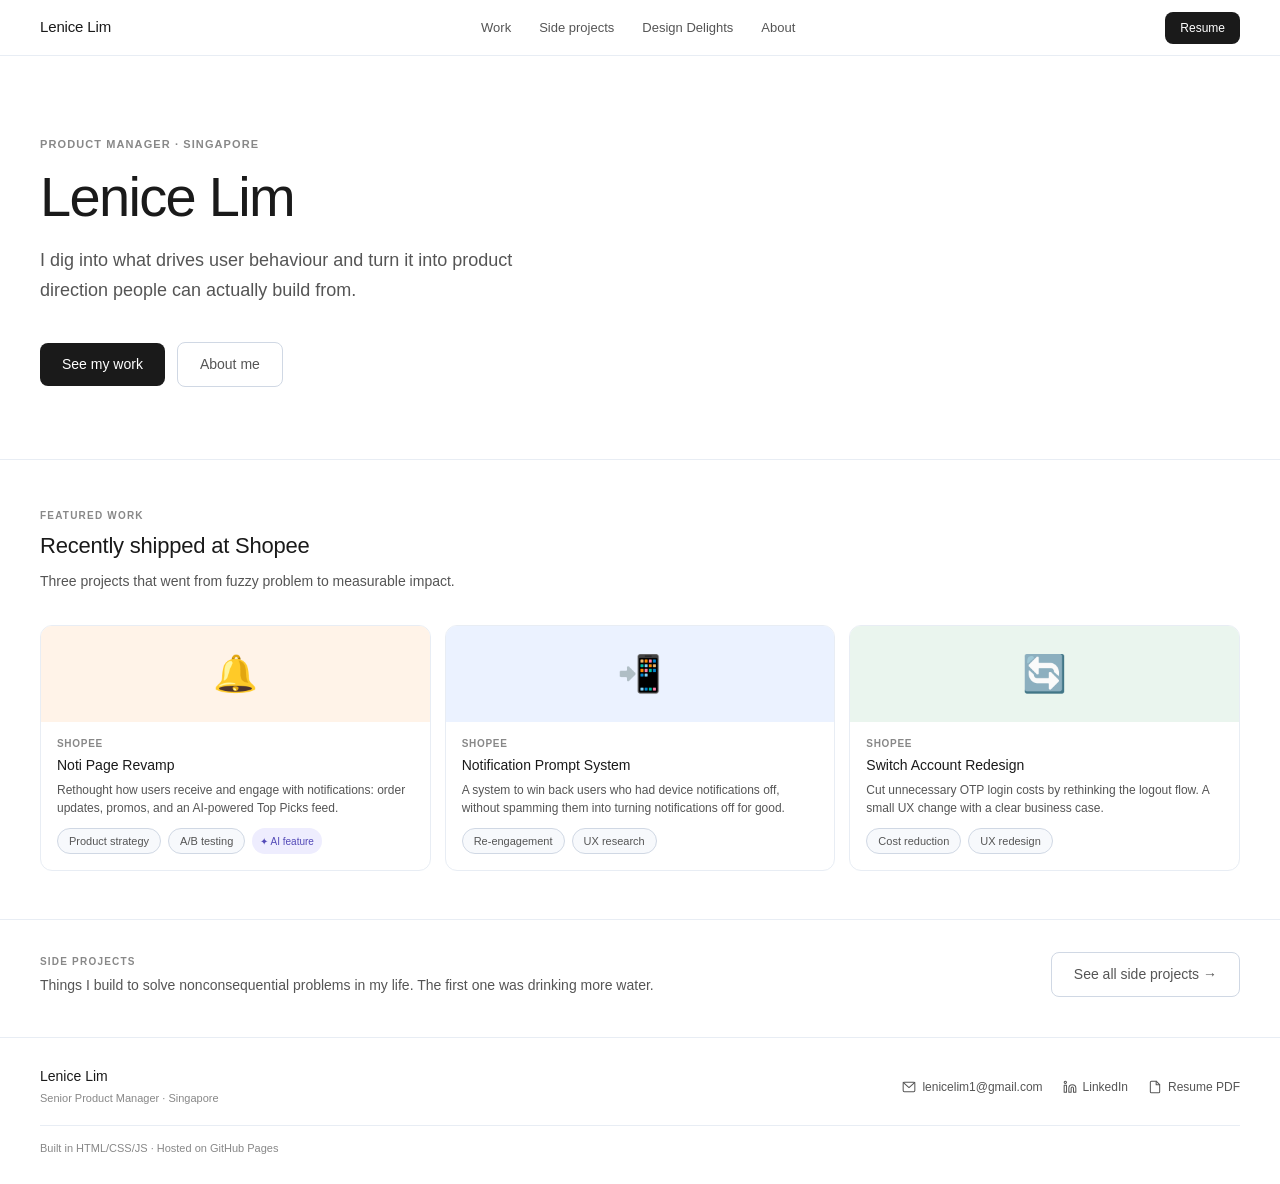
<file: index.html>
<!DOCTYPE html>
<html lang="en">
<head>
  <meta charset="UTF-8">
  <meta name="viewport" content="width=device-width, initial-scale=1.0">
  <title>Lenice Lim | Product Manager</title>
  <link rel="stylesheet" href="css/style.css">
</head>
<body>
<script src="js/nav.js"></script>
<script>injectNav('home');</script>

<!-- Hero -->
<section class="hero">
  <div class="hero-eyebrow">Product Manager · Singapore</div>
  <h1 class="hero-name">Lenice Lim</h1>
  <p class="hero-tag">I dig into what drives user behaviour and turn it into product direction people can actually build from.</p>
  <div class="hero-actions">
    <a href="work.html" class="btn-primary">See my work</a>
    <a href="about.html" class="btn-secondary">About me</a>
  </div>
</section>

<!-- Featured work preview -->
<section class="section">
  <div class="sec-label">Featured work</div>
  <div class="sec-title">Recently shipped at Shopee</div>
  <p class="sec-sub">Three projects that went from fuzzy problem to measurable impact.</p>

  <div class="grid-3">
    <a href="work-noti.html" class="card">
      <div class="card-thumb thumb-orange">🔔</div>
      <div class="card-body">
        <div class="card-co">Shopee</div>
        <div class="card-title">Noti Page Revamp</div>
        <div class="card-desc">Rethought how users receive and engage with notifications: order updates, promos, and an AI-powered Top Picks feed.</div>
        <div class="chips">
          <span class="chip">Product strategy</span>
          <span class="chip">A/B testing</span>
          <span class="tag-ai tag">✦ AI feature</span>
        </div>
      </div>
    </a>

    <a href="work-prompt.html" class="card">
      <div class="card-thumb thumb-blue">📲</div>
      <div class="card-body">
        <div class="card-co">Shopee</div>
        <div class="card-title">Notification Prompt System</div>
        <div class="card-desc">A system to win back users who had device notifications off, without spamming them into turning notifications off for good.</div>
        <div class="chips">
          <span class="chip">Re-engagement</span>
          <span class="chip">UX research</span>
        </div>
      </div>
    </a>

    <a href="work-switch.html" class="card">
      <div class="card-thumb thumb-green">🔄</div>
      <div class="card-body">
        <div class="card-co">Shopee</div>
        <div class="card-title">Switch Account Redesign</div>
        <div class="card-desc">Cut unnecessary OTP login costs by rethinking the logout flow. A small UX change with a clear business case.</div>
        <div class="chips">
          <span class="chip">Cost reduction</span>
          <span class="chip">UX redesign</span>
        </div>
      </div>
    </a>
  </div>
</section>

<hr class="divider">

<!-- Side projects teaser -->
<section class="section-sm" style="padding-top: 32px; padding-bottom: 40px;">
  <div style="display:flex; align-items:center; justify-content:space-between; flex-wrap:wrap; gap:12px;">
    <div>
      <div class="sec-label">Side projects</div>
      <div style="font-size:14px; color: var(--text-2);">Things I build to solve nonconsequential problems in my life. The first one was drinking more water.</div>
    </div>
    <a href="side-projects.html" class="btn-secondary" style="white-space:nowrap;">See all side projects →</a>
  </div>
</section>

<script>injectFooter();</script>
</body>
</html>
</file>
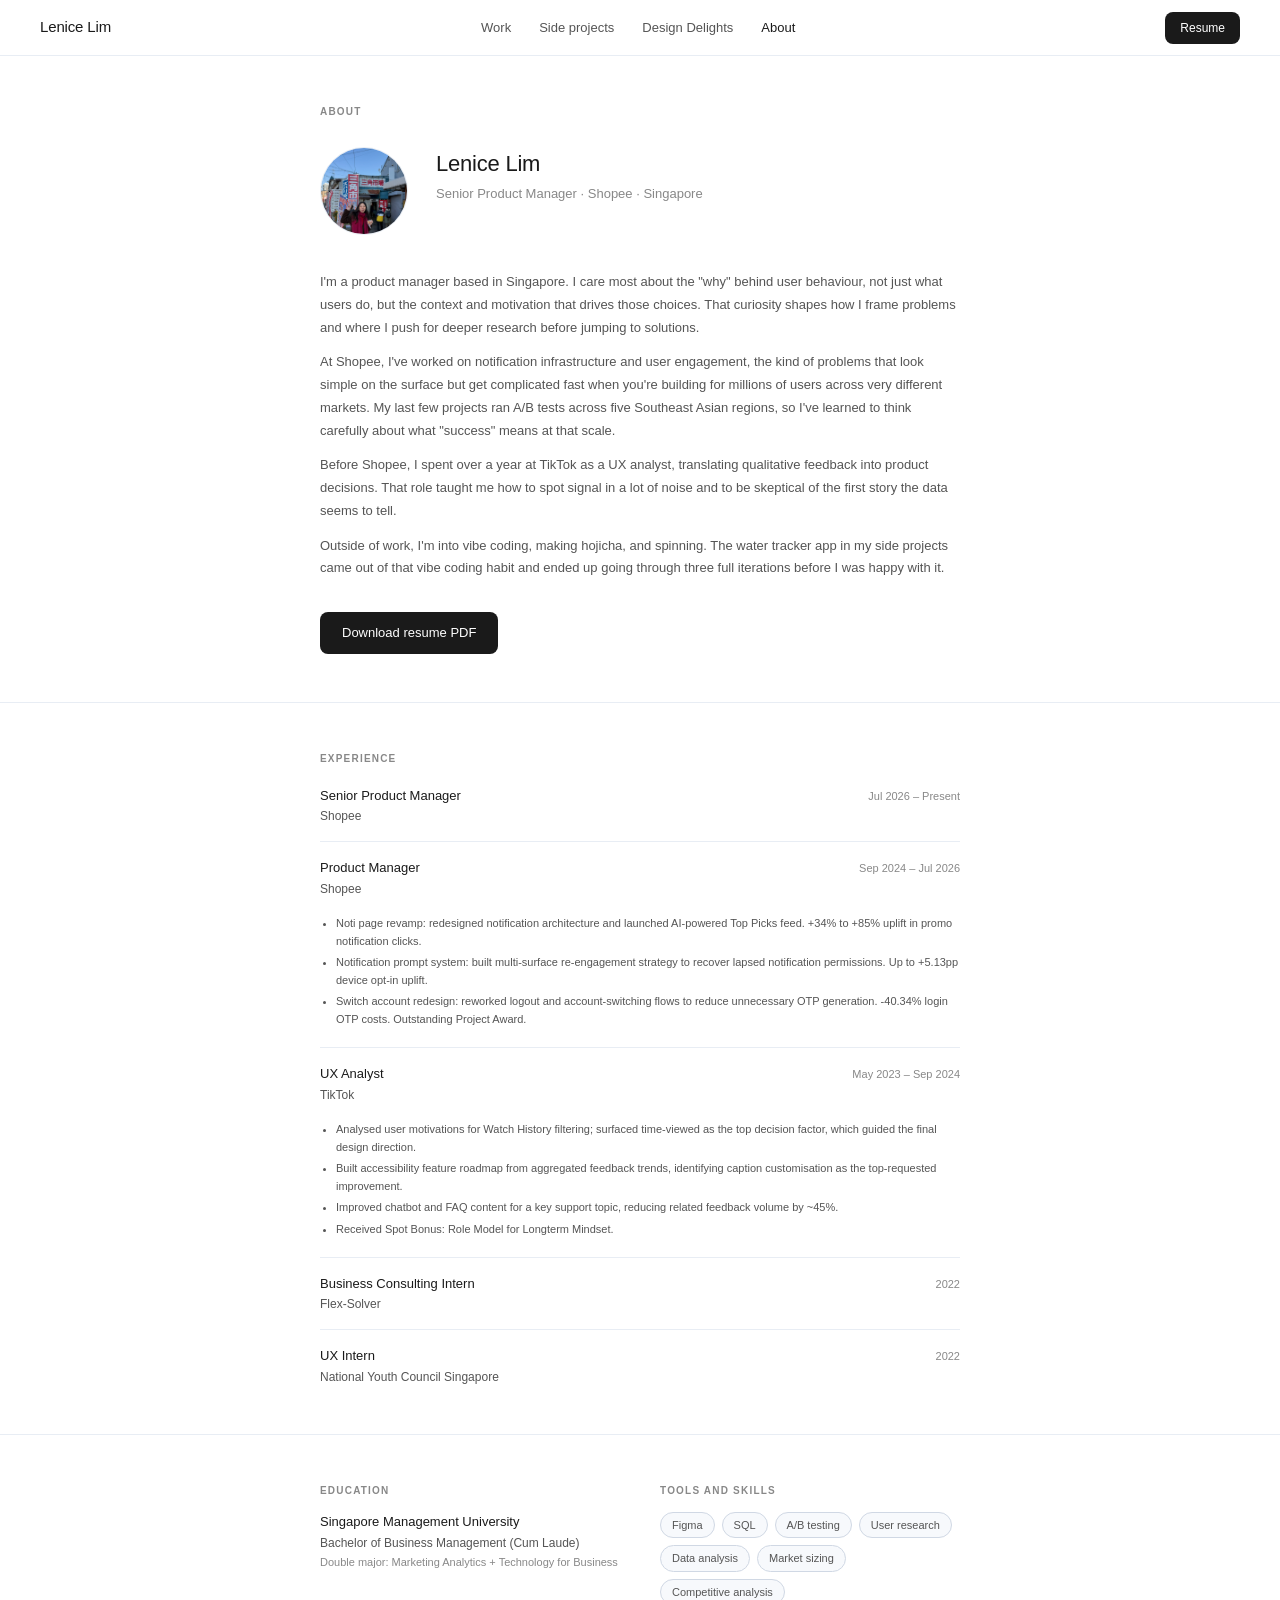
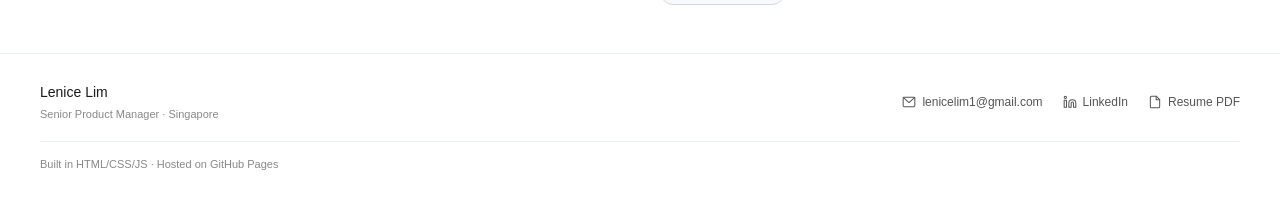
<file: about.html>
<!DOCTYPE html>
<html lang="en">
<head>
  <meta charset="UTF-8">
  <meta name="viewport" content="width=device-width, initial-scale=1.0">
  <title>About | Lenice Lim</title>
  <link rel="stylesheet" href="css/style.css">
</head>
<body>
<script src="js/nav.js"></script>
<script>injectNav('about');</script>

<section class="section" style="max-width: 720px; margin: 0 auto;">
  <div class="sec-label" style="margin-bottom: 28px;">About</div>

  <div class="about-layout">
    <div class="about-avatar">
      <img src="assets/images/photo.jpg" alt="Lenice Lim">
    </div>
    <div>
      <div style="font-size: 22px; font-weight: 500; letter-spacing: -0.01em; margin-bottom: 4px;">Lenice Lim</div>
      <div style="font-size: 13px; color: var(--text-3);">Senior Product Manager · Shopee · Singapore</div>
    </div>
  </div>

  <div class="about-bio">
    <p>I'm a product manager based in Singapore. I care most about the "why" behind user behaviour, not just what users do, but the context and motivation that drives those choices. That curiosity shapes how I frame problems and where I push for deeper research before jumping to solutions.</p>
    <p>At Shopee, I've worked on notification infrastructure and user engagement, the kind of problems that look simple on the surface but get complicated fast when you're building for millions of users across very different markets. My last few projects ran A/B tests across five Southeast Asian regions, so I've learned to think carefully about what "success" means at that scale.</p>
    <p>Before Shopee, I spent over a year at TikTok as a UX analyst, translating qualitative feedback into product decisions. That role taught me how to spot signal in a lot of noise and to be skeptical of the first story the data seems to tell.</p>
    <p>Outside of work, I'm into vibe coding, making hojicha, and spinning. The water tracker app in my side projects came out of that vibe coding habit and ended up going through three full iterations before I was happy with it.</p>
  </div>

  <div style="margin-top: 32px;">
    <a href="assets/resume.pdf" target="_blank" class="btn-primary" style="display:inline-block; font-size:13px;">Download resume PDF</a>
  </div>
</section>

<hr class="divider">

<!-- Experience -->
<section class="section" style="max-width: 720px; margin: 0 auto;">
  <div class="sec-label" style="margin-bottom: 20px;">Experience</div>

  <div class="exp-item">
    <div>
      <div class="exp-role">Senior Product Manager</div>
      <div class="exp-co">Shopee</div>
    </div>
    <div class="exp-date">Jul 2026 – Present</div>
  </div>

  <div class="exp-item">
    <div>
      <div class="exp-role">Product Manager</div>
      <div class="exp-co">Shopee</div>
    </div>
    <div class="exp-date">Sep 2024 – Jul 2026</div>
    <ul class="exp-bullets">
      <li>Noti page revamp: redesigned notification architecture and launched AI-powered Top Picks feed. +34% to +85% uplift in promo notification clicks.</li>
      <li>Notification prompt system: built multi-surface re-engagement strategy to recover lapsed notification permissions. Up to +5.13pp device opt-in uplift.</li>
      <li>Switch account redesign: reworked logout and account-switching flows to reduce unnecessary OTP generation. -40.34% login OTP costs. Outstanding Project Award.</li>
    </ul>
  </div>

  <div class="exp-item">
    <div>
      <div class="exp-role">UX Analyst</div>
      <div class="exp-co">TikTok</div>
    </div>
    <div class="exp-date">May 2023 – Sep 2024</div>
    <ul class="exp-bullets">
      <li>Analysed user motivations for Watch History filtering; surfaced time-viewed as the top decision factor, which guided the final design direction.</li>
      <li>Built accessibility feature roadmap from aggregated feedback trends, identifying caption customisation as the top-requested improvement.</li>
      <li>Improved chatbot and FAQ content for a key support topic, reducing related feedback volume by ~45%.</li>
      <li>Received Spot Bonus: Role Model for Longterm Mindset.</li>
    </ul>
  </div>

  <div class="exp-item">
    <div>
      <div class="exp-role">Business Consulting Intern</div>
      <div class="exp-co">Flex-Solver</div>
    </div>
    <div class="exp-date">2022</div>
  </div>

  <div class="exp-item">
    <div>
      <div class="exp-role">UX Intern</div>
      <div class="exp-co">National Youth Council Singapore</div>
    </div>
    <div class="exp-date">2022</div>
  </div>
</section>

<hr class="divider">

<!-- Education + Skills -->
<section class="section" style="max-width: 720px; margin: 0 auto; display: grid; grid-template-columns: 1fr 1fr; gap: 40px;">
  <div>
    <div class="sec-label" style="margin-bottom: 14px;">Education</div>
    <div style="font-size: 13px; font-weight: 500;">Singapore Management University</div>
    <div style="font-size: 12px; color: var(--text-2); margin-top: 3px;">Bachelor of Business Management (Cum Laude)</div>
    <div style="font-size: 11px; color: var(--text-3); margin-top: 2px;">Double major: Marketing Analytics + Technology for Business</div>
  </div>
  <div>
    <div class="sec-label" style="margin-bottom: 14px;">Tools and skills</div>
    <div class="chips">
      <span class="chip">Figma</span>
      <span class="chip">SQL</span>
      <span class="chip">A/B testing</span>
      <span class="chip">User research</span>
      <span class="chip">Data analysis</span>
      <span class="chip">Market sizing</span>
      <span class="chip">Competitive analysis</span>
    </div>
  </div>
</section>

<script>injectFooter();</script>
</body>
</html>
</file>
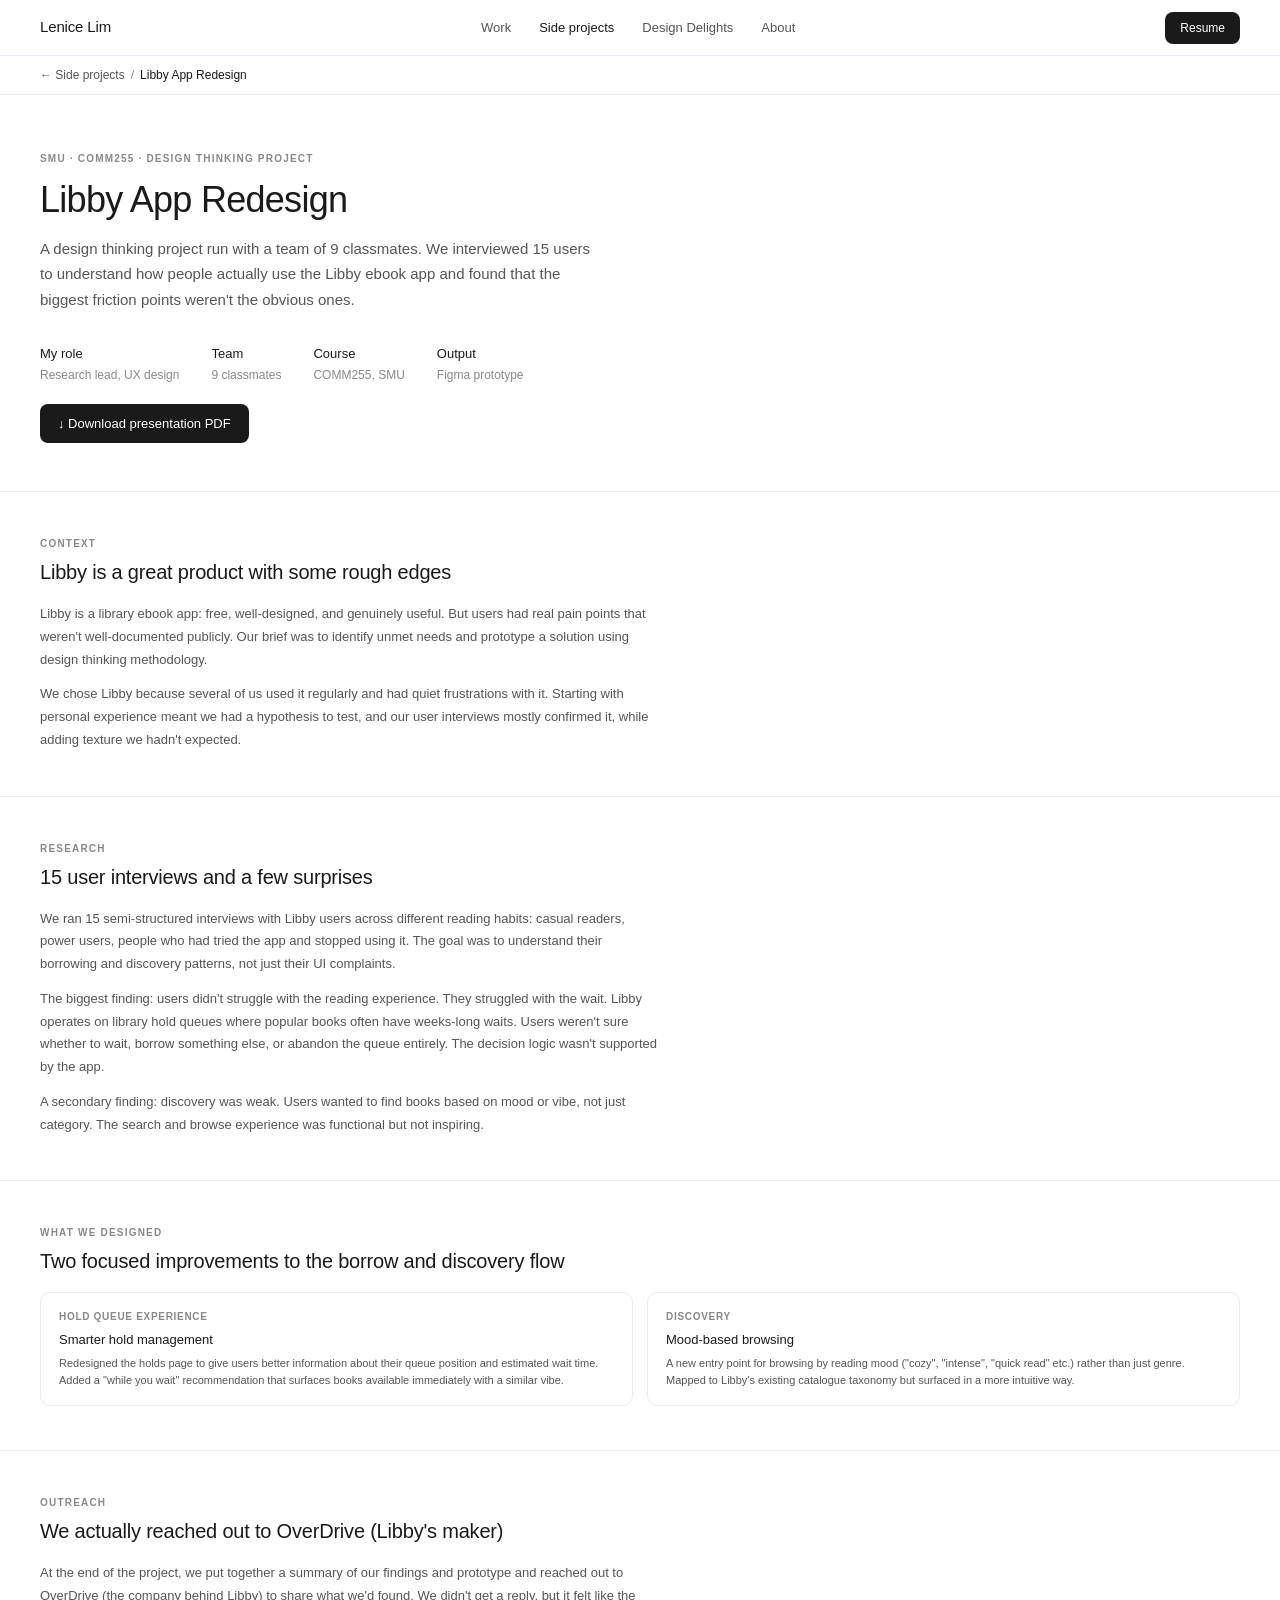
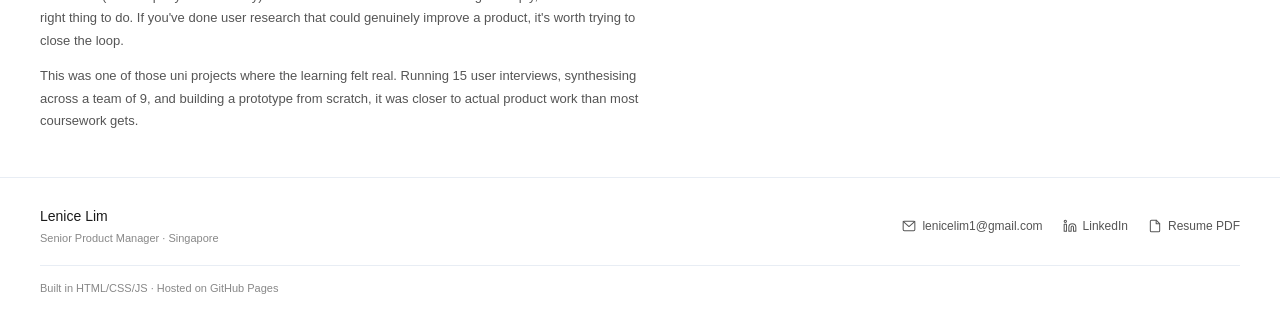
<file: archive-libby.html>
<!DOCTYPE html>
<html lang="en">
<head>
  <meta charset="UTF-8">
  <meta name="viewport" content="width=device-width, initial-scale=1.0">
  <title>Libby App Redesign | Lenice Lim</title>
  <link rel="stylesheet" href="css/style.css">
</head>
<body>
<script src="js/nav.js"></script>
<script>injectNav('side-projects');</script>

<div class="breadcrumb">
  <a href="side-projects.html">← Side projects</a>
  <span>/</span>
  <span class="current">Libby App Redesign</span>
</div>

<div class="cs-hero">
  <div class="cs-eyebrow">SMU · COMM255 · Design thinking project</div>
  <h1 class="cs-title">Libby App Redesign</h1>
  <p class="cs-summary">A design thinking project run with a team of 9 classmates. We interviewed 15 users to understand how people actually use the Libby ebook app and found that the biggest friction points weren't the obvious ones.</p>
  <div class="cs-meta">
    <div class="cs-meta-item"><b>My role</b>Research lead, UX design</div>
    <div class="cs-meta-item"><b>Team</b>9 classmates</div>
    <div class="cs-meta-item"><b>Course</b>COMM255, SMU</div>
    <div class="cs-meta-item"><b>Output</b>Figma prototype</div>
  </div>
  <a href="https://b50c1b61-d80c-4a89-b6c5-ee9559a174ac.filesusr.com/ugd/6534fb_940e8d7dd5484f5b80e3cc3e72a2b833.pdf" target="_blank" class="btn-download" style="display:inline-flex; align-items:center; gap:8px; margin-top:20px; padding:10px 18px; background:var(--text); color:var(--bg); border-radius:8px; font-size:13px; font-weight:500; text-decoration:none;">
    ↓ Download presentation PDF
  </a>
</div>

<div class="cs-section">
  <div class="s-label">Context</div>
  <div class="s-title">Libby is a great product with some rough edges</div>
  <div class="s-body">
    <p>Libby is a library ebook app: free, well-designed, and genuinely useful. But users had real pain points that weren't well-documented publicly. Our brief was to identify unmet needs and prototype a solution using design thinking methodology.</p>
    <p>We chose Libby because several of us used it regularly and had quiet frustrations with it. Starting with personal experience meant we had a hypothesis to test, and our user interviews mostly confirmed it, while adding texture we hadn't expected.</p>
  </div>
</div>

<div class="cs-section">
  <div class="s-label">Research</div>
  <div class="s-title">15 user interviews and a few surprises</div>
  <div class="s-body">
    <p>We ran 15 semi-structured interviews with Libby users across different reading habits: casual readers, power users, people who had tried the app and stopped using it. The goal was to understand their borrowing and discovery patterns, not just their UI complaints.</p>
    <p>The biggest finding: users didn't struggle with the reading experience. They struggled with the wait. Libby operates on library hold queues where popular books often have weeks-long waits. Users weren't sure whether to wait, borrow something else, or abandon the queue entirely. The decision logic wasn't supported by the app.</p>
    <p>A secondary finding: discovery was weak. Users wanted to find books based on mood or vibe, not just category. The search and browse experience was functional but not inspiring.</p>
  </div>
</div>

<div class="cs-section">
  <div class="s-label">What we designed</div>
  <div class="s-title">Two focused improvements to the borrow and discovery flow</div>
  <div class="grid-2 mt16">
    <div class="sol-card">
      <div class="sol-tag">Hold queue experience</div>
      <div class="sol-title">Smarter hold management</div>
      <div class="sol-desc">Redesigned the holds page to give users better information about their queue position and estimated wait time. Added a "while you wait" recommendation that surfaces books available immediately with a similar vibe.</div>
    </div>
    <div class="sol-card">
      <div class="sol-tag">Discovery</div>
      <div class="sol-title">Mood-based browsing</div>
      <div class="sol-desc">A new entry point for browsing by reading mood ("cozy", "intense", "quick read" etc.) rather than just genre. Mapped to Libby's existing catalogue taxonomy but surfaced in a more intuitive way.</div>
    </div>
  </div>

</div>

<div class="cs-section">
  <div class="s-label">Outreach</div>
  <div class="s-title">We actually reached out to OverDrive (Libby's maker)</div>
  <div class="s-body">
    <p>At the end of the project, we put together a summary of our findings and prototype and reached out to OverDrive (the company behind Libby) to share what we'd found. We didn't get a reply, but it felt like the right thing to do. If you've done user research that could genuinely improve a product, it's worth trying to close the loop.</p>
    <p>This was one of those uni projects where the learning felt real. Running 15 user interviews, synthesising across a team of 9, and building a prototype from scratch, it was closer to actual product work than most coursework gets.</p>
  </div>
</div>

<script>injectFooter();</script>
</body>
</html>
</file>
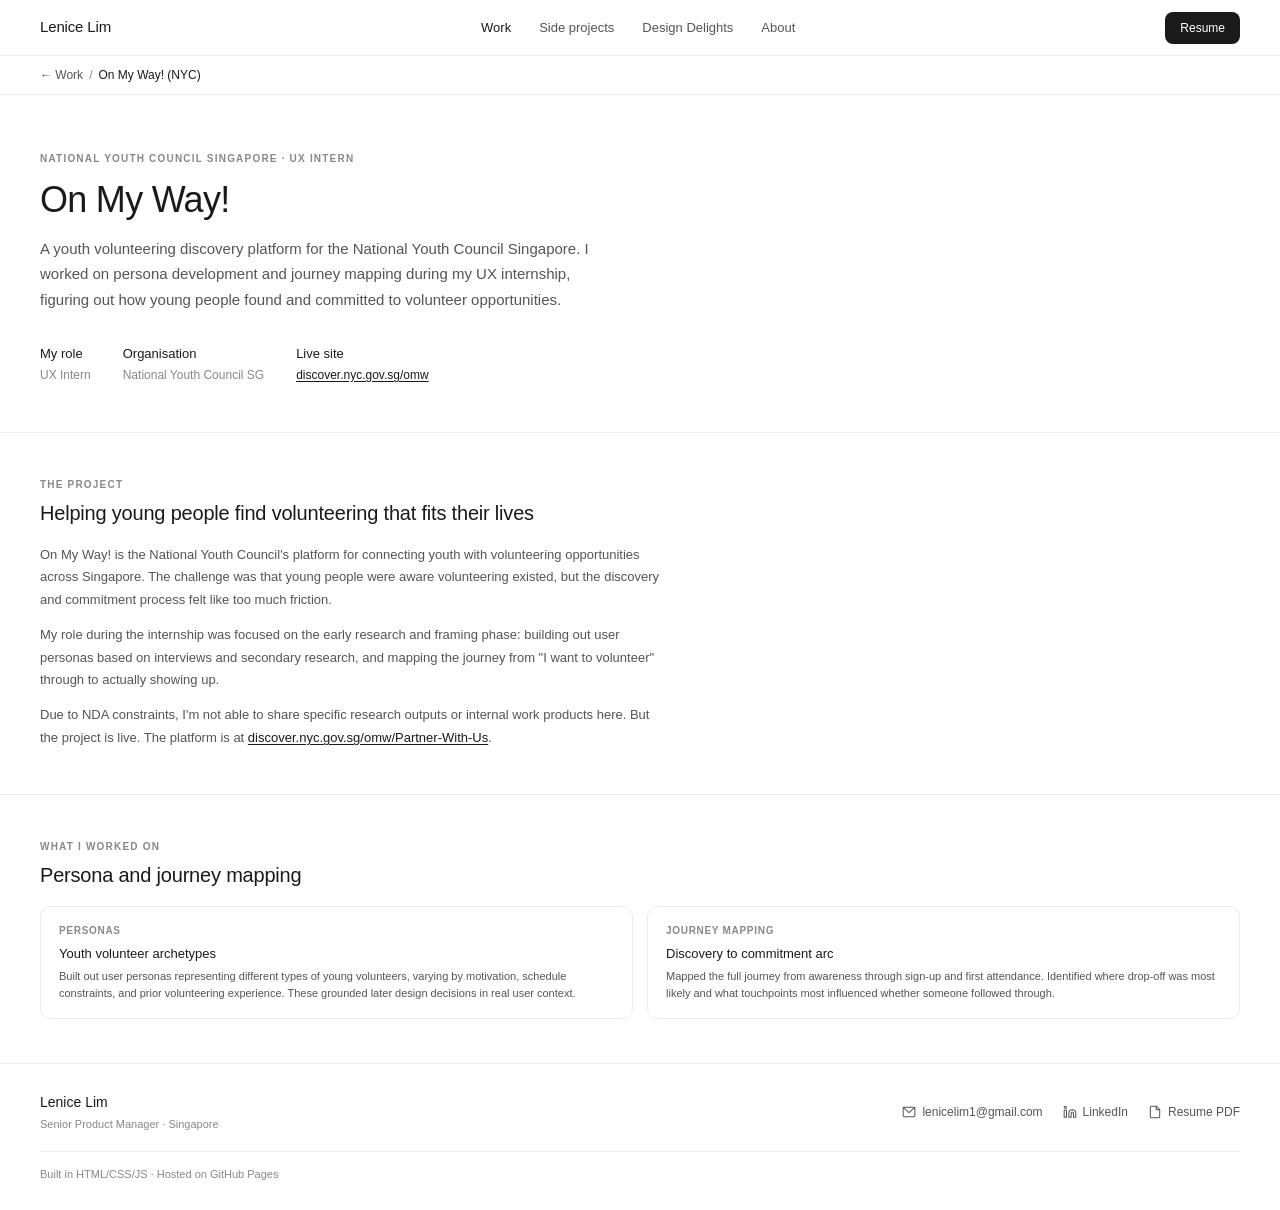
<file: archive-omw.html>
<!DOCTYPE html>
<html lang="en">
<head>
  <meta charset="UTF-8">
  <meta name="viewport" content="width=device-width, initial-scale=1.0">
  <title>On My Way! | Lenice Lim</title>
  <link rel="stylesheet" href="css/style.css">
</head>
<body>
<script src="js/nav.js"></script>
<script>injectNav('work');</script>

<div class="breadcrumb">
  <a href="work.html">← Work</a>
  <span>/</span>
  <span class="current">On My Way! (NYC)</span>
</div>

<div class="cs-hero">
  <div class="cs-eyebrow">National Youth Council Singapore · UX Intern</div>
  <h1 class="cs-title">On My Way!</h1>
  <p class="cs-summary">A youth volunteering discovery platform for the National Youth Council Singapore. I worked on persona development and journey mapping during my UX internship, figuring out how young people found and committed to volunteer opportunities.</p>
  <div class="cs-meta">
    <div class="cs-meta-item"><b>My role</b>UX Intern</div>
    <div class="cs-meta-item"><b>Organisation</b>National Youth Council SG</div>
    <div class="cs-meta-item"><b>Live site</b><a href="https://discover.nyc.gov.sg/omw" target="_blank" style="color: var(--text); text-decoration: underline; text-underline-offset: 2px;">discover.nyc.gov.sg/omw</a></div>
  </div>
</div>

<div class="cs-section">
  <div class="s-label">The project</div>
  <div class="s-title">Helping young people find volunteering that fits their lives</div>
  <div class="s-body">
    <p>On My Way! is the National Youth Council's platform for connecting youth with volunteering opportunities across Singapore. The challenge was that young people were aware volunteering existed, but the discovery and commitment process felt like too much friction.</p>
    <p>My role during the internship was focused on the early research and framing phase: building out user personas based on interviews and secondary research, and mapping the journey from "I want to volunteer" through to actually showing up.</p>
    <p>Due to NDA constraints, I'm not able to share specific research outputs or internal work products here. But the project is live. The platform is at <a href="https://discover.nyc.gov.sg/omw" target="_blank" style="color: var(--text); text-decoration: underline; text-underline-offset: 2px;">discover.nyc.gov.sg/omw/Partner-With-Us</a>.</p>
  </div>
</div>

<div class="cs-section">
  <div class="s-label">What I worked on</div>
  <div class="s-title">Persona and journey mapping</div>
  <div class="grid-2 mt16">
    <div class="sol-card">
      <div class="sol-tag">Personas</div>
      <div class="sol-title">Youth volunteer archetypes</div>
      <div class="sol-desc">Built out user personas representing different types of young volunteers, varying by motivation, schedule constraints, and prior volunteering experience. These grounded later design decisions in real user context.</div>
    </div>
    <div class="sol-card">
      <div class="sol-tag">Journey mapping</div>
      <div class="sol-title">Discovery to commitment arc</div>
      <div class="sol-desc">Mapped the full journey from awareness through sign-up and first attendance. Identified where drop-off was most likely and what touchpoints most influenced whether someone followed through.</div>
    </div>
  </div>
</div>

<script>injectFooter();</script>
</body>
</html>
</file>
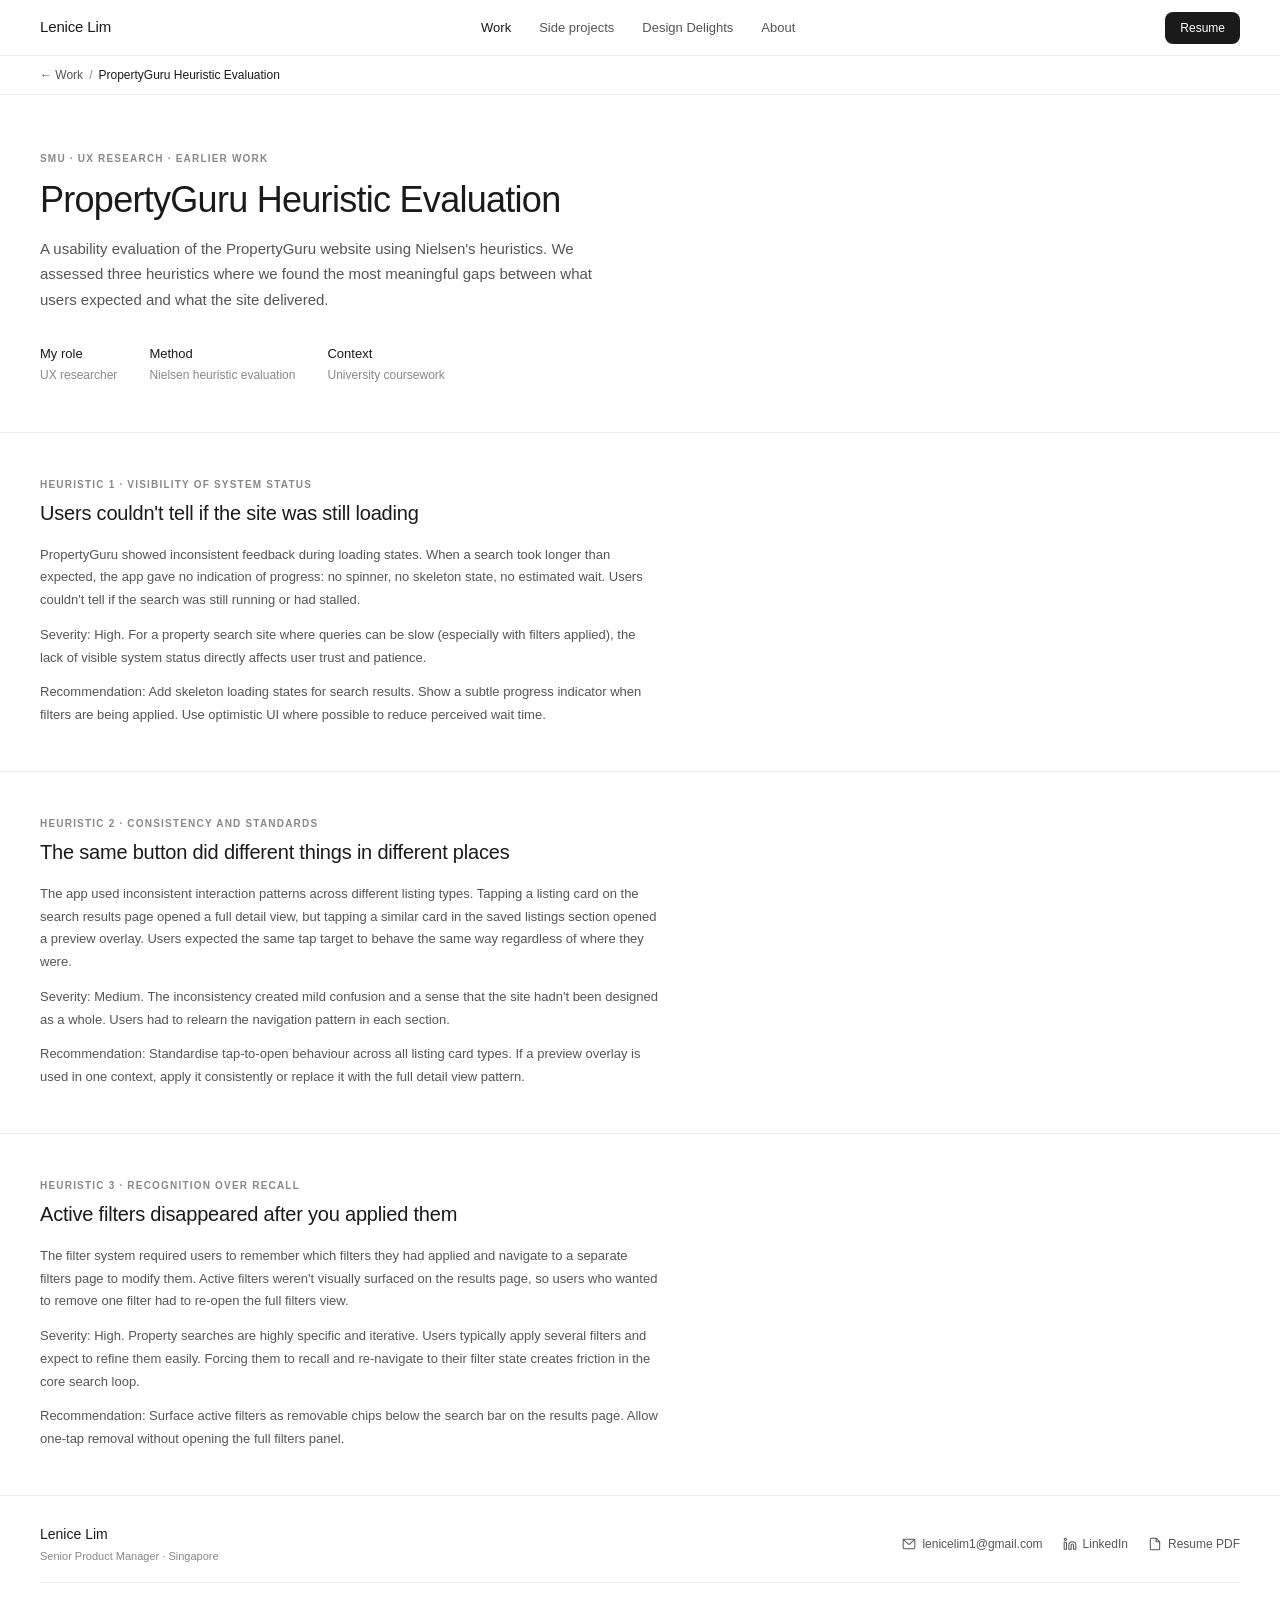
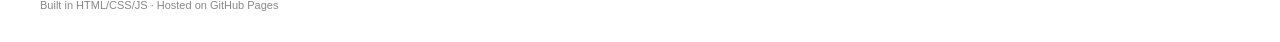
<file: archive-propertyguru.html>
<!DOCTYPE html>
<html lang="en">
<head>
  <meta charset="UTF-8">
  <meta name="viewport" content="width=device-width, initial-scale=1.0">
  <title>PropertyGuru Heuristic Evaluation | Lenice Lim</title>
  <link rel="stylesheet" href="css/style.css">
</head>
<body>
<script src="js/nav.js"></script>
<script>injectNav('work');</script>

<div class="breadcrumb">
  <a href="work.html">← Work</a>
  <span>/</span>
  <span class="current">PropertyGuru Heuristic Evaluation</span>
</div>

<div class="cs-hero">
  <div class="cs-eyebrow">SMU · UX Research · Earlier work</div>
  <h1 class="cs-title">PropertyGuru Heuristic Evaluation</h1>
  <p class="cs-summary">A usability evaluation of the PropertyGuru website using Nielsen's heuristics. We assessed three heuristics where we found the most meaningful gaps between what users expected and what the site delivered.</p>
  <div class="cs-meta">
    <div class="cs-meta-item"><b>My role</b>UX researcher</div>
    <div class="cs-meta-item"><b>Method</b>Nielsen heuristic evaluation</div>
    <div class="cs-meta-item"><b>Context</b>University coursework</div>
  </div>
</div>

<div class="cs-section">
  <div class="s-label">Heuristic 1 · Visibility of system status</div>
  <div class="s-title">Users couldn't tell if the site was still loading</div>
  <div class="s-body">
    <p>PropertyGuru showed inconsistent feedback during loading states. When a search took longer than expected, the app gave no indication of progress: no spinner, no skeleton state, no estimated wait. Users couldn't tell if the search was still running or had stalled.</p>
    <p>Severity: High. For a property search site where queries can be slow (especially with filters applied), the lack of visible system status directly affects user trust and patience.</p>
    <p>Recommendation: Add skeleton loading states for search results. Show a subtle progress indicator when filters are being applied. Use optimistic UI where possible to reduce perceived wait time.</p>
  </div>
</div>

<div class="cs-section">
  <div class="s-label">Heuristic 2 · Consistency and standards</div>
  <div class="s-title">The same button did different things in different places</div>
  <div class="s-body">
    <p>The app used inconsistent interaction patterns across different listing types. Tapping a listing card on the search results page opened a full detail view, but tapping a similar card in the saved listings section opened a preview overlay. Users expected the same tap target to behave the same way regardless of where they were.</p>
    <p>Severity: Medium. The inconsistency created mild confusion and a sense that the site hadn't been designed as a whole. Users had to relearn the navigation pattern in each section.</p>
    <p>Recommendation: Standardise tap-to-open behaviour across all listing card types. If a preview overlay is used in one context, apply it consistently or replace it with the full detail view pattern.</p>
  </div>
</div>

<div class="cs-section">
  <div class="s-label">Heuristic 3 · Recognition over recall</div>
  <div class="s-title">Active filters disappeared after you applied them</div>
  <div class="s-body">
    <p>The filter system required users to remember which filters they had applied and navigate to a separate filters page to modify them. Active filters weren't visually surfaced on the results page, so users who wanted to remove one filter had to re-open the full filters view.</p>
    <p>Severity: High. Property searches are highly specific and iterative. Users typically apply several filters and expect to refine them easily. Forcing them to recall and re-navigate to their filter state creates friction in the core search loop.</p>
    <p>Recommendation: Surface active filters as removable chips below the search bar on the results page. Allow one-tap removal without opening the full filters panel.</p>
  </div>
</div>

<script>injectFooter();</script>
</body>
</html>
</file>
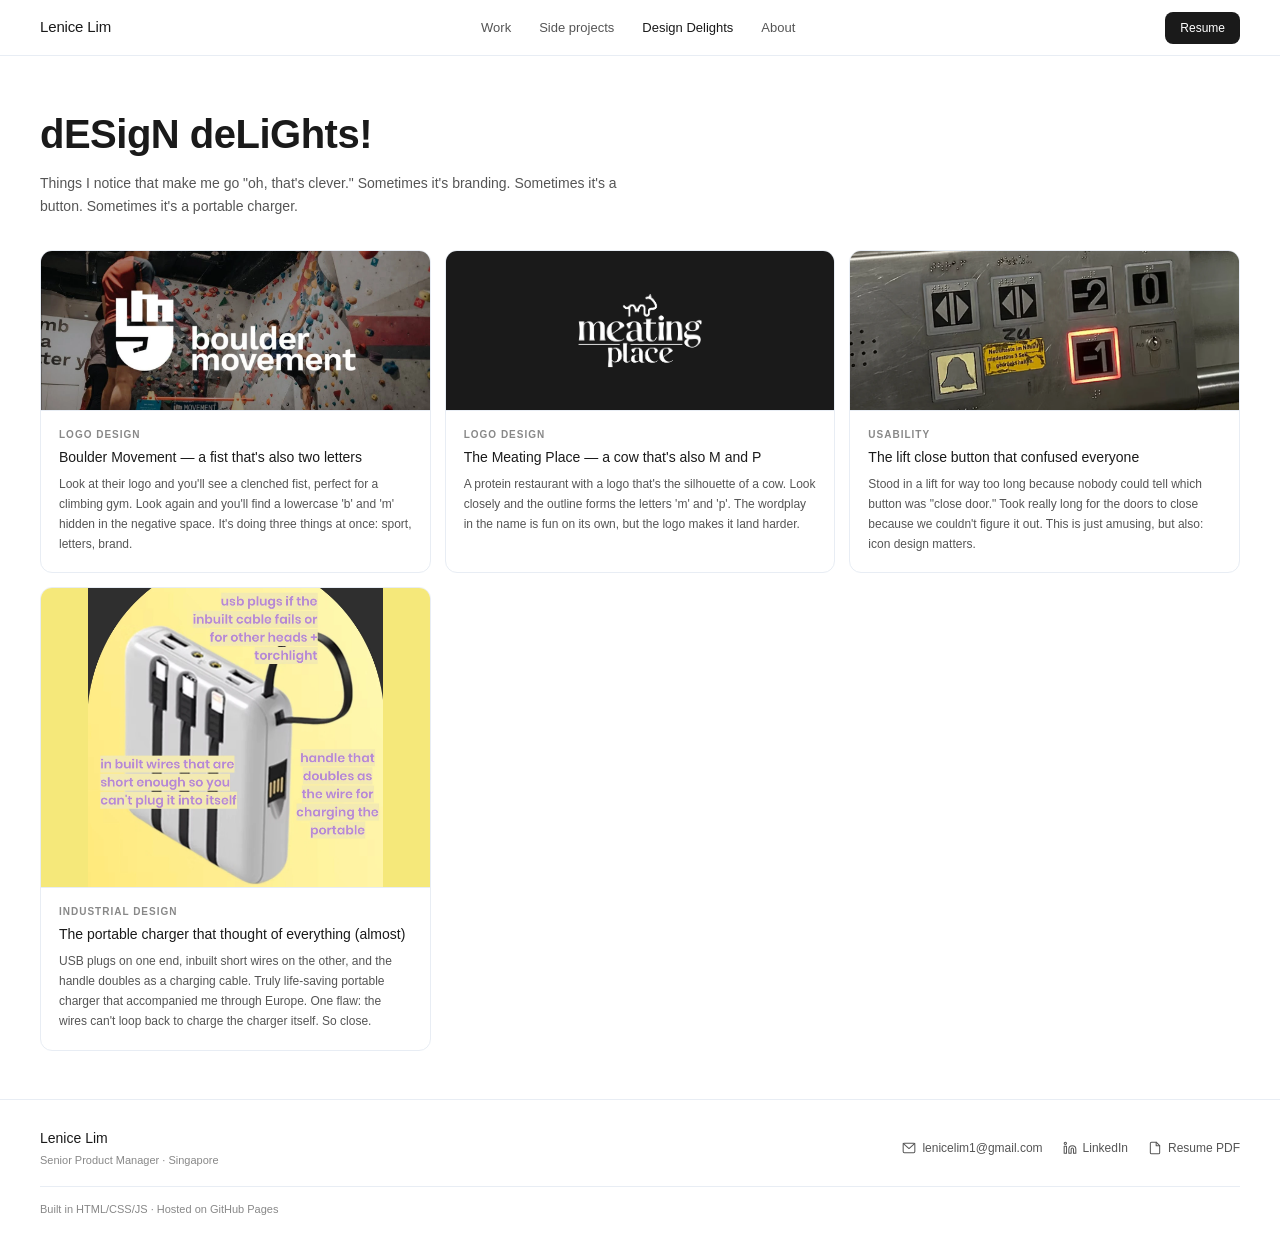
<file: design-delights.html>
<!DOCTYPE html>
<html lang="en">
<head>
  <meta charset="UTF-8">
  <meta name="viewport" content="width=device-width, initial-scale=1.0">
  <title>Design Delights | Lenice Lim</title>
  <link rel="stylesheet" href="css/style.css">
  <style>
    .delight-card {
      background: var(--bg);
      border: 0.5px solid var(--border);
      border-radius: var(--radius);
      overflow: hidden;
      transition: border-color 0.15s;
    }
    .delight-card:hover { border-color: var(--border-2); }
    .delight-img {
      width: 100%;
      height: 160px;
      background: var(--bg-2);
      display: flex;
      align-items: center;
      justify-content: center;
      font-size: 48px;
      border-bottom: 0.5px solid var(--border);
    }
    .delight-body { padding: 16px 18px 18px; }
    .delight-cat {
      font-size: 10px;
      font-weight: 600;
      color: var(--text-3);
      letter-spacing: 0.1em;
      text-transform: uppercase;
      margin-bottom: 5px;
    }
    .delight-title { font-size: 14px; font-weight: 500; margin-bottom: 7px; }
    .delight-body p { font-size: 12px; color: var(--text-2); line-height: 1.65; }
    .dd-page-title {
      font-size: clamp(28px, 5vw, 40px);
      font-weight: 700;
      letter-spacing: -0.5px;
      margin-bottom: 8px;
    }
  </style>
</head>
<body>
<script src="js/nav.js"></script>
<script>injectNav('design-delights');</script>

<section class="section">
  <div class="dd-page-title">dESigN deLiGhts!</div>
  <p class="sec-sub">Things I notice that make me go "oh, that's clever." Sometimes it's branding. Sometimes it's a button. Sometimes it's a portable charger.</p>

  <div class="grid-3" style="margin-top: 28px;">

    <div class="delight-card">
      <div class="delight-img" style="background:#1a1a1a; padding:0;"><img src="assets/images/design-delights/boulder-movement.webp" alt="Boulder Movement logo" style="width:100%; height:100%; object-fit:cover;" onerror="this.style.display='none';"></div>
      <div class="delight-body">
        <div class="delight-cat">Logo design</div>
        <div class="delight-title">Boulder Movement — a fist that's also two letters</div>
        <p>Look at their logo and you'll see a clenched fist, perfect for a climbing gym. Look again and you'll find a lowercase 'b' and 'm' hidden in the negative space. It's doing three things at once: sport, letters, brand.</p>
      </div>
    </div>

    <div class="delight-card">
      <div class="delight-img" style="background:#1a1a1a; padding:0;"><img src="assets/images/design-delights/meating-place.png" alt="The Meating Place logo" style="width:100%; height:100%; object-fit:contain; padding:20px;"></div>
      <div class="delight-body">
        <div class="delight-cat">Logo design</div>
        <div class="delight-title">The Meating Place — a cow that's also M and P</div>
        <p>A protein restaurant with a logo that's the silhouette of a cow. Look closely and the outline forms the letters 'm' and 'p'. The wordplay in the name is fun on its own, but the logo makes it land harder.</p>
      </div>
    </div>

    <div class="delight-card">
      <div class="delight-img" style="background:#2a2a2a; padding:0;"><img src="assets/images/design-delights/lift-button.webp" alt="Lift button panel" style="width:100%; height:100%; object-fit:cover;"></div>
      <div class="delight-body">
        <div class="delight-cat">Usability</div>
        <div class="delight-title">The lift close button that confused everyone</div>
        <p>Stood in a lift for way too long because nobody could tell which button was "close door." Took really long for the doors to close because we couldn't figure it out. This is just amusing, but also: icon design matters.</p>
      </div>
    </div>

    <div class="delight-card">
      <div class="delight-img" style="background:#f5e87a; padding:0; height:300px;"><img src="assets/images/design-delights/portable-charger.webp" alt="Portable charger with annotated features" style="width:100%; height:100%; object-fit:contain;"></div>
      <div class="delight-body">
        <div class="delight-cat">Industrial design</div>
        <div class="delight-title">The portable charger that thought of everything (almost)</div>
        <p>USB plugs on one end, inbuilt short wires on the other, and the handle doubles as a charging cable. Truly life-saving portable charger that accompanied me through Europe. One flaw: the wires can't loop back to charge the charger itself. So close.</p>
      </div>
    </div>

  </div>
</section>

<script>injectFooter();</script>
</body>
</html>
</file>
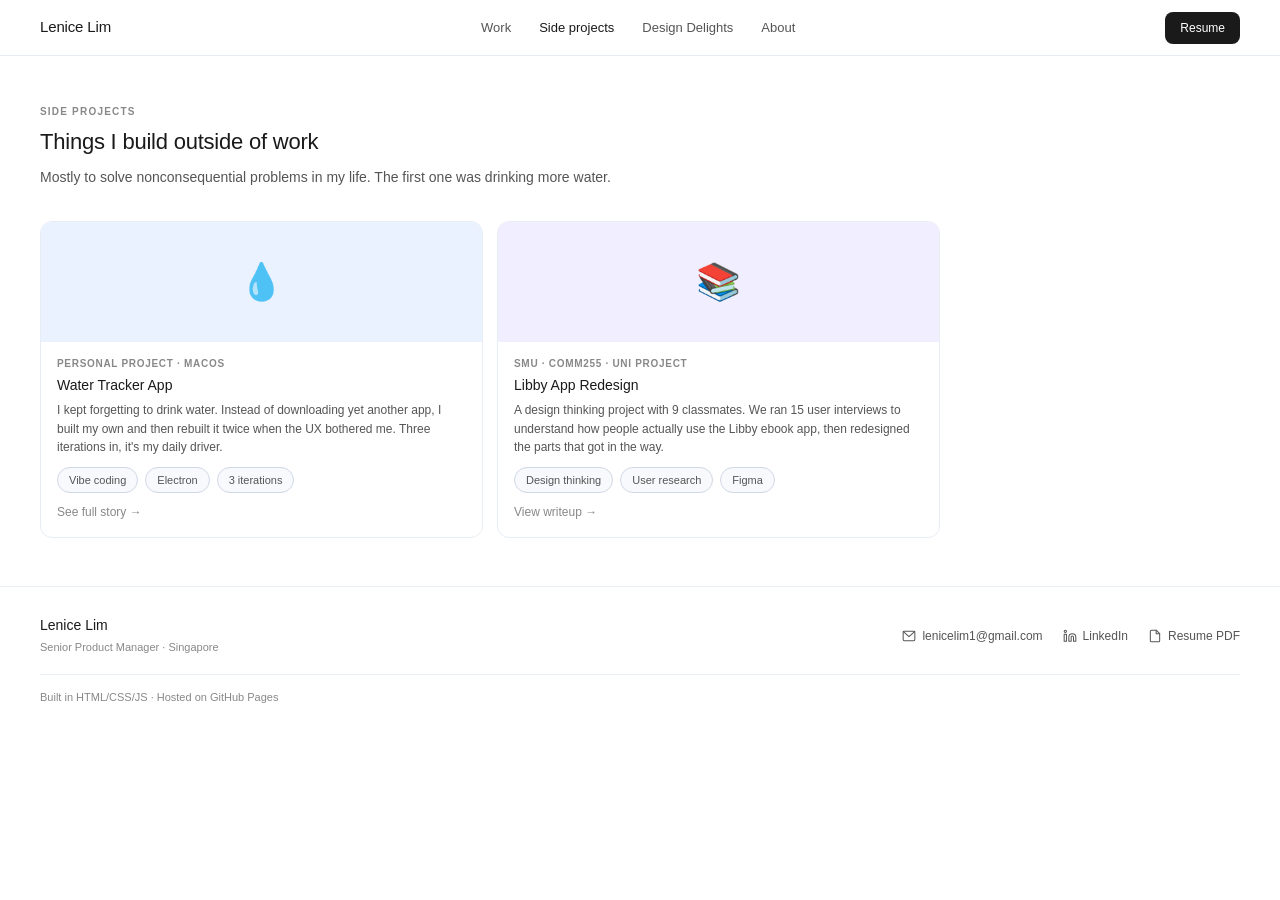
<file: side-projects.html>
<!DOCTYPE html>
<html lang="en">
<head>
  <meta charset="UTF-8">
  <meta name="viewport" content="width=device-width, initial-scale=1.0">
  <title>Side Projects | Lenice Lim</title>
  <link rel="stylesheet" href="css/style.css">
</head>
<body>
<script src="js/nav.js"></script>
<script>injectNav('side-projects');</script>

<section class="section">
  <div class="sec-label">Side projects</div>
  <div class="sec-title">Things I build outside of work</div>
  <p class="sec-sub">Mostly to solve nonconsequential problems in my life. The first one was drinking more water.</p>

  <div class="grid-2" style="max-width: 900px;">
    <!-- Water Tracker -->
    <a href="water-tracker/showcase.html" class="card">
      <div class="card-thumb thumb-blue" style="height: 120px;">💧</div>
      <div class="card-body">
        <div class="card-co">Personal project · macOS</div>
        <div class="card-title">Water Tracker App</div>
        <div class="card-desc">I kept forgetting to drink water. Instead of downloading yet another app, I built my own and then rebuilt it twice when the UX bothered me. Three iterations in, it's my daily driver.</div>
        <div class="chips" style="margin-top: 10px;">
          <span class="chip">Vibe coding</span>
          <span class="chip">Electron</span>
          <span class="chip">3 iterations</span>
        </div>
        <div style="margin-top: 10px; font-size: 12px; color: var(--text-3);">See full story →</div>
      </div>
    </a>

    <!-- Libby -->
    <a href="archive-libby.html" class="card">
      <div class="card-thumb thumb-purple" style="height: 120px;">📚</div>
      <div class="card-body">
        <div class="card-co">SMU · COMM255 · Uni project</div>
        <div class="card-title">Libby App Redesign</div>
        <div class="card-desc">A design thinking project with 9 classmates. We ran 15 user interviews to understand how people actually use the Libby ebook app, then redesigned the parts that got in the way.</div>
        <div class="chips" style="margin-top: 10px;">
          <span class="chip">Design thinking</span>
          <span class="chip">User research</span>
          <span class="chip">Figma</span>
        </div>
        <div style="margin-top: 10px; font-size: 12px; color: var(--text-3);">View writeup →</div>
      </div>
    </a>
  </div>
</section>

<script>injectFooter();</script>
</body>
</html>
</file>
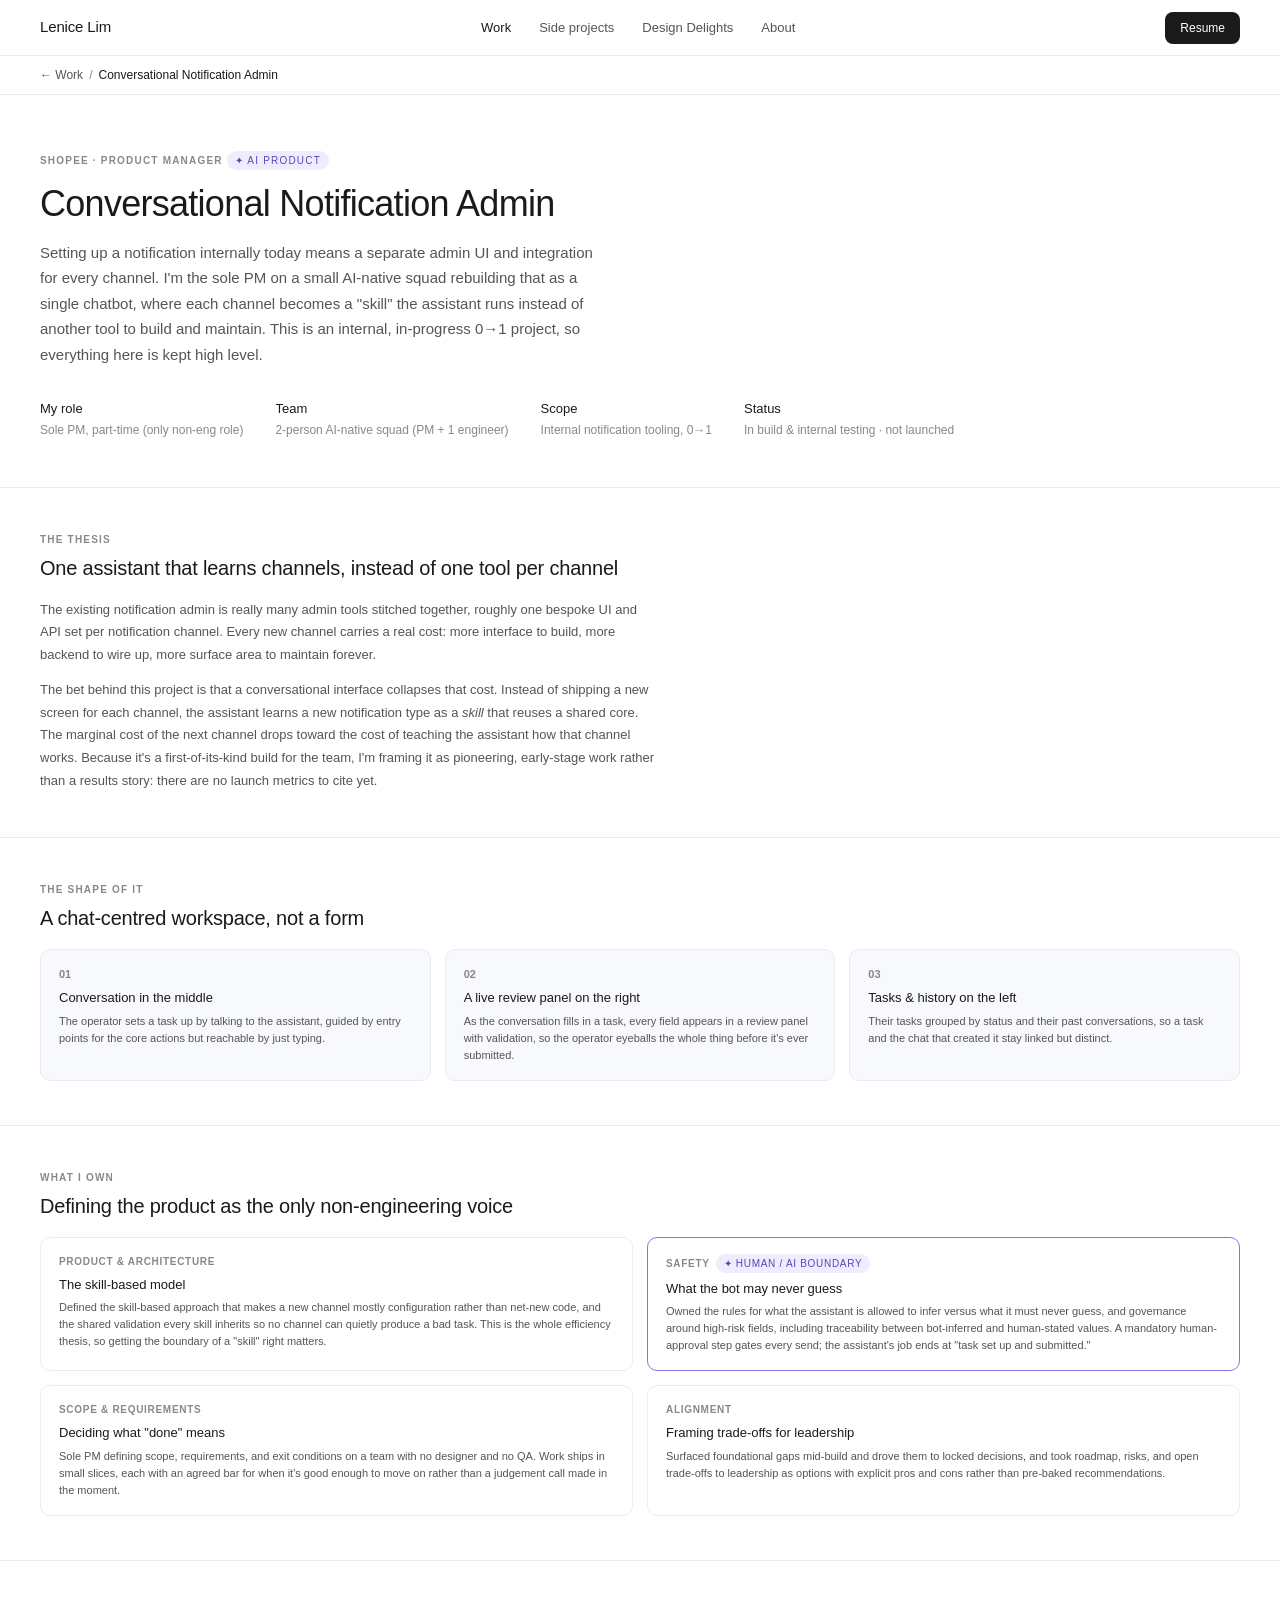
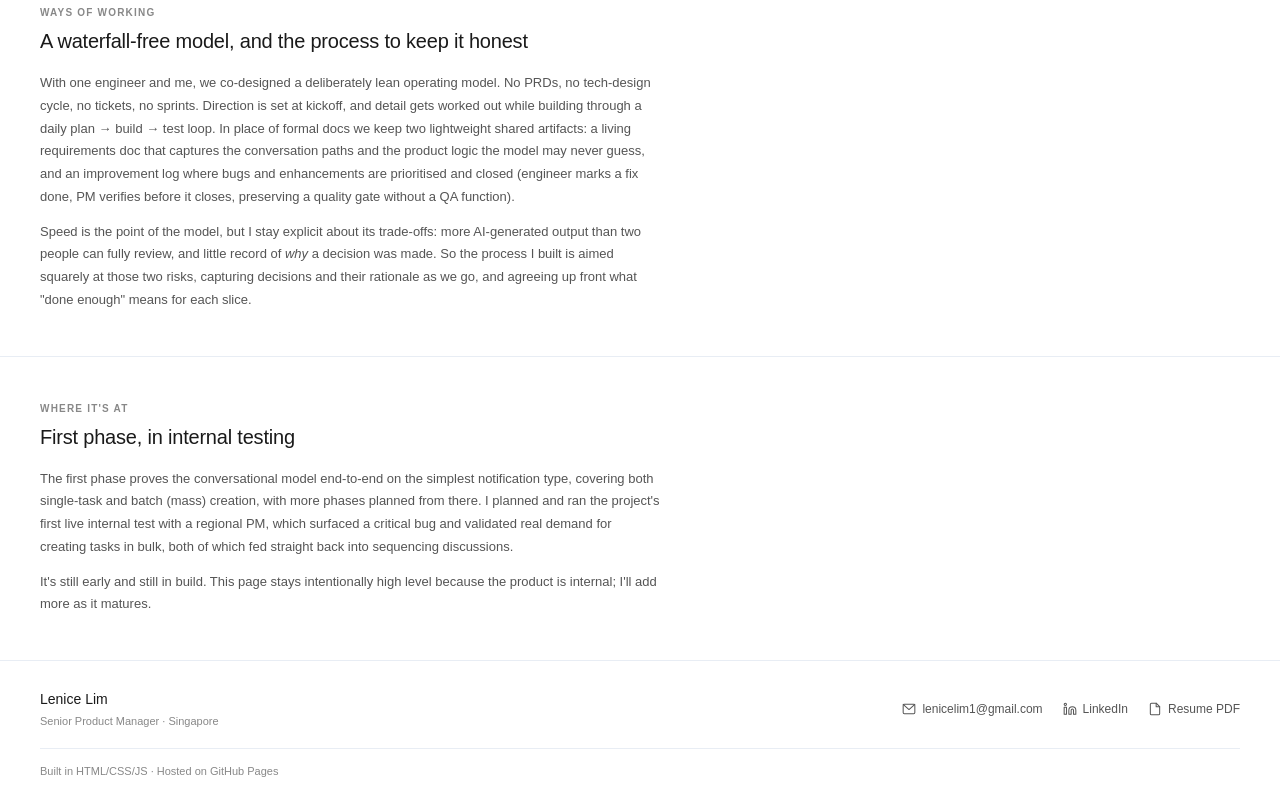
<file: work-convo.html>
<!DOCTYPE html>
<html lang="en">
<head>
  <meta charset="UTF-8">
  <meta name="viewport" content="width=device-width, initial-scale=1.0">
  <title>Conversational Notification Admin | Lenice Lim</title>
  <link rel="stylesheet" href="css/style.css">
</head>
<body>
<script src="js/nav.js"></script>
<script>injectNav('work');</script>

<div class="breadcrumb">
  <a href="work.html">← Work</a>
  <span>/</span>
  <span class="current">Conversational Notification Admin</span>
</div>

<!-- Hero -->
<div class="cs-hero">
  <div class="cs-eyebrow">Shopee · Product Manager <span class="tag-ai">✦ AI product</span></div>
  <h1 class="cs-title">Conversational Notification Admin</h1>
  <p class="cs-summary">Setting up a notification internally today means a separate admin UI and integration for every channel. I'm the sole PM on a small AI-native squad rebuilding that as a single chatbot, where each channel becomes a "skill" the assistant runs instead of another tool to build and maintain. This is an internal, in-progress 0→1 project, so everything here is kept high level.</p>
  <div class="cs-meta">
    <div class="cs-meta-item"><b>My role</b>Sole PM, part-time (only non-eng role)</div>
    <div class="cs-meta-item"><b>Team</b>2-person AI-native squad (PM + 1 engineer)</div>
    <div class="cs-meta-item"><b>Scope</b>Internal notification tooling, 0→1</div>
    <div class="cs-meta-item"><b>Status</b>In build &amp; internal testing · not launched</div>
  </div>
</div>

<!-- Background -->
<div class="cs-section">
  <div class="s-label">The thesis</div>
  <div class="s-title">One assistant that learns channels, instead of one tool per channel</div>
  <div class="s-body">
    <p>The existing notification admin is really many admin tools stitched together, roughly one bespoke UI and API set per notification channel. Every new channel carries a real cost: more interface to build, more backend to wire up, more surface area to maintain forever.</p>
    <p>The bet behind this project is that a conversational interface collapses that cost. Instead of shipping a new screen for each channel, the assistant learns a new notification type as a <em>skill</em> that reuses a shared core. The marginal cost of the next channel drops toward the cost of teaching the assistant how that channel works. Because it's a first-of-its-kind build for the team, I'm framing it as pioneering, early-stage work rather than a results story: there are no launch metrics to cite yet.</p>
  </div>
</div>

<!-- The interface -->
<div class="cs-section">
  <div class="s-label">The shape of it</div>
  <div class="s-title">A chat-centred workspace, not a form</div>
  <div class="grid-3 mt16">
    <div class="problem-card">
      <div class="problem-num">01</div>
      <div class="problem-title">Conversation in the middle</div>
      <div class="problem-desc">The operator sets a task up by talking to the assistant, guided by entry points for the core actions but reachable by just typing.</div>
    </div>
    <div class="problem-card">
      <div class="problem-num">02</div>
      <div class="problem-title">A live review panel on the right</div>
      <div class="problem-desc">As the conversation fills in a task, every field appears in a review panel with validation, so the operator eyeballs the whole thing before it's ever submitted.</div>
    </div>
    <div class="problem-card">
      <div class="problem-num">03</div>
      <div class="problem-title">Tasks &amp; history on the left</div>
      <div class="problem-desc">Their tasks grouped by status and their past conversations, so a task and the chat that created it stay linked but distinct.</div>
    </div>
  </div>
</div>

<!-- What I own -->
<div class="cs-section">
  <div class="s-label">What I own</div>
  <div class="s-title">Defining the product as the only non-engineering voice</div>

  <div class="grid-2 mt16">
    <div class="sol-card">
      <div class="sol-tag">Product &amp; architecture</div>
      <div class="sol-title">The skill-based model</div>
      <div class="sol-desc">Defined the skill-based approach that makes a new channel mostly configuration rather than net-new code, and the shared validation every skill inherits so no channel can quietly produce a bad task. This is the whole efficiency thesis, so getting the boundary of a "skill" right matters.</div>
    </div>

    <div class="sol-card ai">
      <div class="sol-tag">
        Safety
        <span class="tag-ai">✦ Human / AI boundary</span>
      </div>
      <div class="sol-title">What the bot may never guess</div>
      <div class="sol-desc">Owned the rules for what the assistant is allowed to infer versus what it must never guess, and governance around high-risk fields, including traceability between bot-inferred and human-stated values. A mandatory human-approval step gates every send; the assistant's job ends at "task set up and submitted."</div>
    </div>

    <div class="sol-card">
      <div class="sol-tag">Scope &amp; requirements</div>
      <div class="sol-title">Deciding what "done" means</div>
      <div class="sol-desc">Sole PM defining scope, requirements, and exit conditions on a team with no designer and no QA. Work ships in small slices, each with an agreed bar for when it's good enough to move on rather than a judgement call made in the moment.</div>
    </div>

    <div class="sol-card">
      <div class="sol-tag">Alignment</div>
      <div class="sol-title">Framing trade-offs for leadership</div>
      <div class="sol-desc">Surfaced foundational gaps mid-build and drove them to locked decisions, and took roadmap, risks, and open trade-offs to leadership as options with explicit pros and cons rather than pre-baked recommendations.</div>
    </div>
  </div>
</div>

<!-- Ways of working -->
<div class="cs-section">
  <div class="s-label">Ways of working</div>
  <div class="s-title">A waterfall-free model, and the process to keep it honest</div>
  <div class="s-body">
    <p>With one engineer and me, we co-designed a deliberately lean operating model. No PRDs, no tech-design cycle, no tickets, no sprints. Direction is set at kickoff, and detail gets worked out while building through a daily plan → build → test loop. In place of formal docs we keep two lightweight shared artifacts: a living requirements doc that captures the conversation paths and the product logic the model may never guess, and an improvement log where bugs and enhancements are prioritised and closed (engineer marks a fix done, PM verifies before it closes, preserving a quality gate without a QA function).</p>
    <p>Speed is the point of the model, but I stay explicit about its trade-offs: more AI-generated output than two people can fully review, and little record of <em>why</em> a decision was made. So the process I built is aimed squarely at those two risks, capturing decisions and their rationale as we go, and agreeing up front what "done enough" means for each slice.</p>
  </div>
</div>

<!-- Where it's at -->
<div class="cs-section">
  <div class="s-label">Where it's at</div>
  <div class="s-title">First phase, in internal testing</div>
  <div class="s-body">
    <p>The first phase proves the conversational model end-to-end on the simplest notification type, covering both single-task and batch (mass) creation, with more phases planned from there. I planned and ran the project's first live internal test with a regional PM, which surfaced a critical bug and validated real demand for creating tasks in bulk, both of which fed straight back into sequencing discussions.</p>
    <p>It's still early and still in build. This page stays intentionally high level because the product is internal; I'll add more as it matures.</p>
  </div>
</div>

<script>injectFooter();</script>
</body>
</html>
</file>
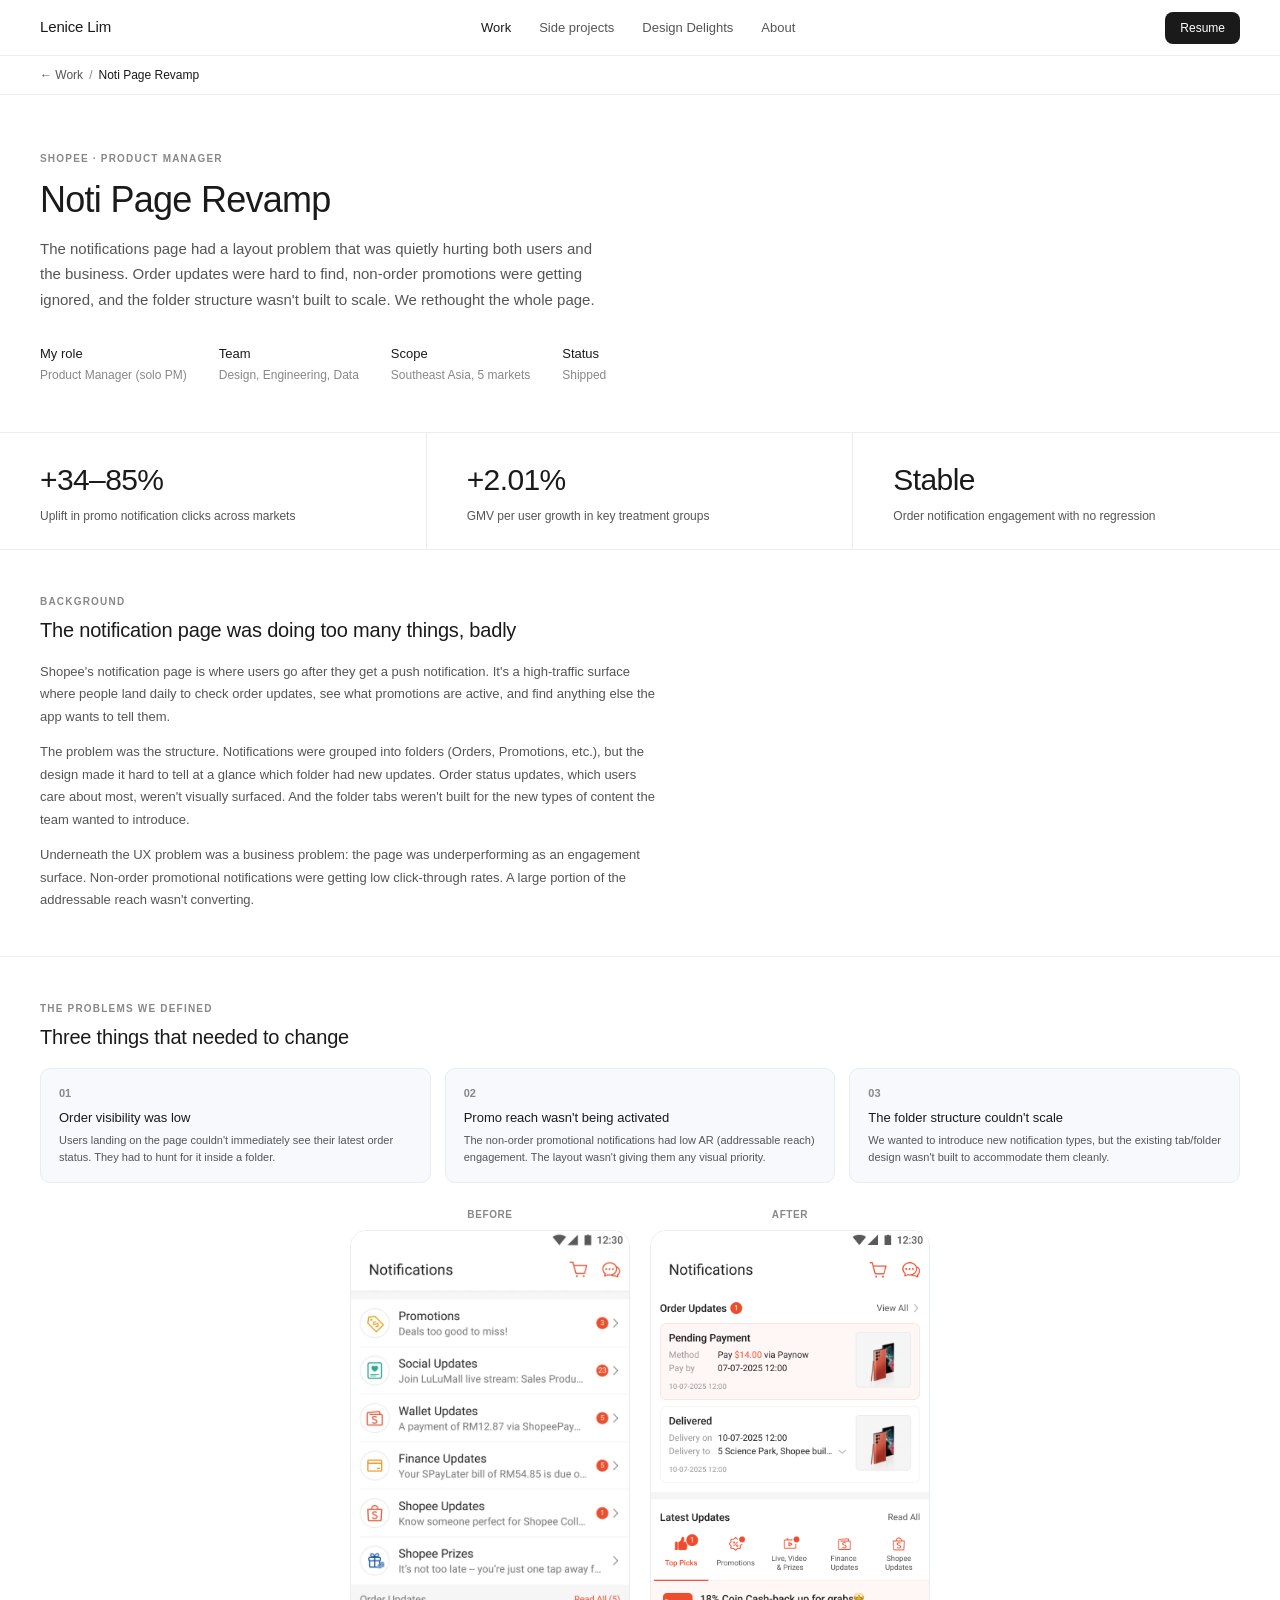
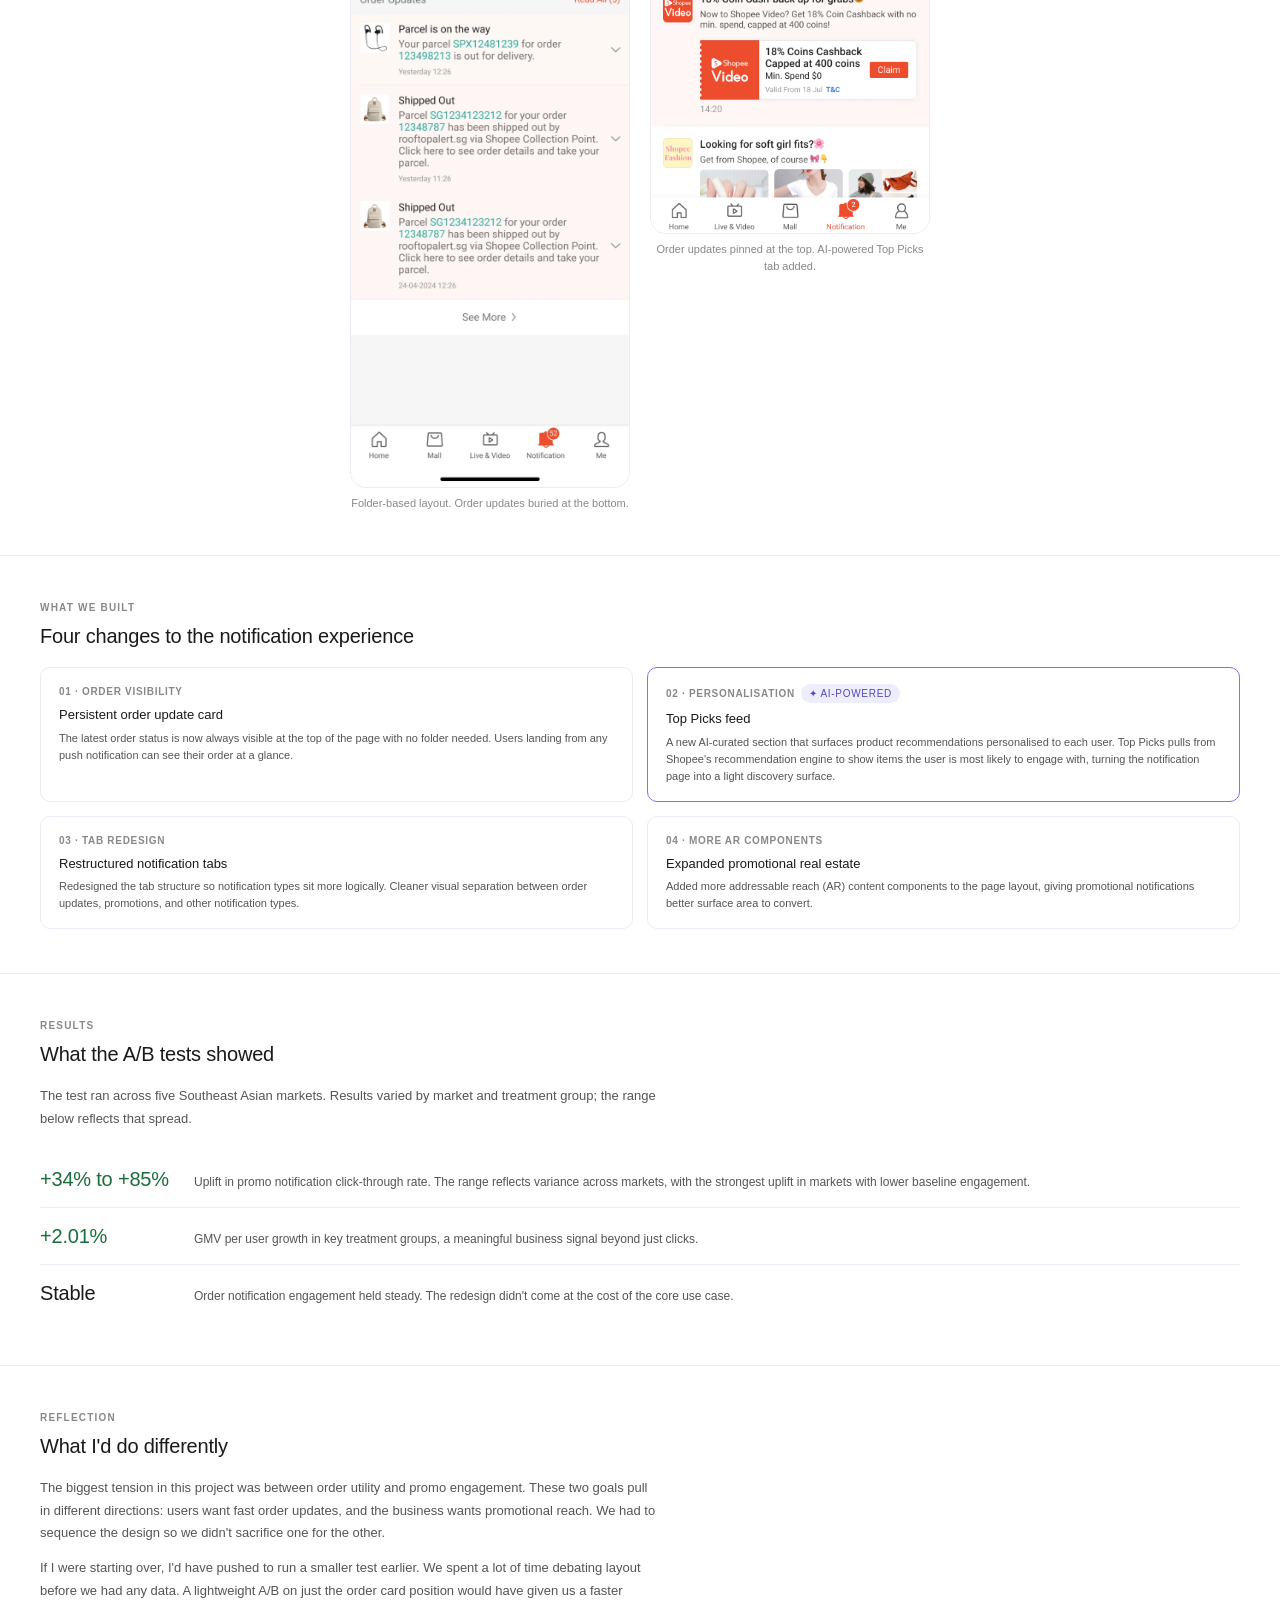
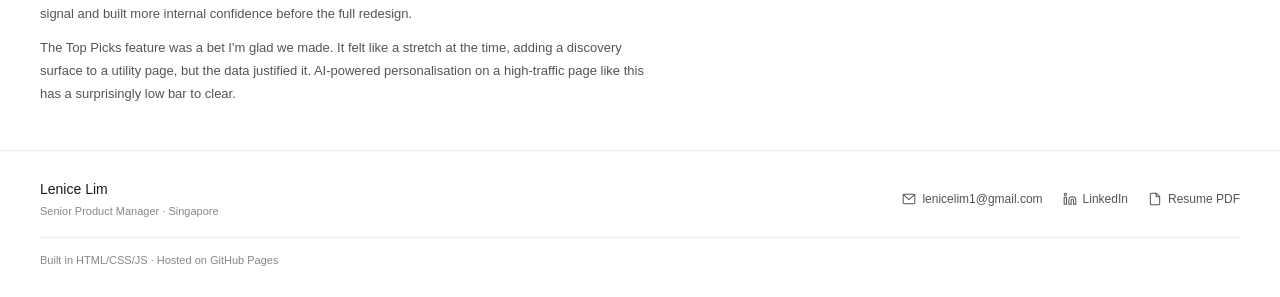
<file: work-noti.html>
<!DOCTYPE html>
<html lang="en">
<head>
  <meta charset="UTF-8">
  <meta name="viewport" content="width=device-width, initial-scale=1.0">
  <title>Noti Page Revamp | Lenice Lim</title>
  <link rel="stylesheet" href="css/style.css">
</head>
<body>
<script src="js/nav.js"></script>
<script>injectNav('work');</script>

<div class="breadcrumb">
  <a href="work.html">← Work</a>
  <span>/</span>
  <span class="current">Noti Page Revamp</span>
</div>

<!-- Hero -->
<div class="cs-hero">
  <div class="cs-eyebrow">Shopee · Product Manager</div>
  <h1 class="cs-title">Noti Page Revamp</h1>
  <p class="cs-summary">The notifications page had a layout problem that was quietly hurting both users and the business. Order updates were hard to find, non-order promotions were getting ignored, and the folder structure wasn't built to scale. We rethought the whole page.</p>
  <div class="cs-meta">
    <div class="cs-meta-item"><b>My role</b>Product Manager (solo PM)</div>
    <div class="cs-meta-item"><b>Team</b>Design, Engineering, Data</div>
    <div class="cs-meta-item"><b>Scope</b>Southeast Asia, 5 markets</div>
    <div class="cs-meta-item"><b>Status</b>Shipped</div>
  </div>
</div>

<!-- Outcomes -->
<div class="outcome-banner">
  <div class="ob-item">
    <div class="ob-num">+34–85%</div>
    <div class="ob-label">Uplift in promo notification clicks across markets</div>
  </div>
  <div class="ob-item">
    <div class="ob-num">+2.01%</div>
    <div class="ob-label">GMV per user growth in key treatment groups</div>
  </div>
  <div class="ob-item">
    <div class="ob-num">Stable</div>
    <div class="ob-label">Order notification engagement with no regression</div>
  </div>
</div>

<!-- Background -->
<div class="cs-section">
  <div class="s-label">Background</div>
  <div class="s-title">The notification page was doing too many things, badly</div>
  <div class="s-body">
    <p>Shopee's notification page is where users go after they get a push notification. It's a high-traffic surface where people land daily to check order updates, see what promotions are active, and find anything else the app wants to tell them.</p>
    <p>The problem was the structure. Notifications were grouped into folders (Orders, Promotions, etc.), but the design made it hard to tell at a glance which folder had new updates. Order status updates, which users care about most, weren't visually surfaced. And the folder tabs weren't built for the new types of content the team wanted to introduce.</p>
    <p>Underneath the UX problem was a business problem: the page was underperforming as an engagement surface. Non-order promotional notifications were getting low click-through rates. A large portion of the addressable reach wasn't converting.</p>
  </div>
</div>

<!-- Problems -->
<div class="cs-section">
  <div class="s-label">The problems we defined</div>
  <div class="s-title">Three things that needed to change</div>
  <div class="grid-3 mt16">
    <div class="problem-card">
      <div class="problem-num">01</div>
      <div class="problem-title">Order visibility was low</div>
      <div class="problem-desc">Users landing on the page couldn't immediately see their latest order status. They had to hunt for it inside a folder.</div>
    </div>
    <div class="problem-card">
      <div class="problem-num">02</div>
      <div class="problem-title">Promo reach wasn't being activated</div>
      <div class="problem-desc">The non-order promotional notifications had low AR (addressable reach) engagement. The layout wasn't giving them any visual priority.</div>
    </div>
    <div class="problem-card">
      <div class="problem-num">03</div>
      <div class="problem-title">The folder structure couldn't scale</div>
      <div class="problem-desc">We wanted to introduce new notification types, but the existing tab/folder design wasn't built to accommodate them cleanly.</div>
    </div>
  </div>

  <div class="phone-pair" style="margin-top: 24px;">
    <div class="phone-pair-item">
      <div class="phone-pair-tag">Before</div>
      <img src="assets/images/noti/noti-old.webp" alt="Old notification page — folder layout">
      <div class="phone-pair-label">Folder-based layout. Order updates buried at the bottom.</div>
    </div>
    <div class="phone-pair-item">
      <div class="phone-pair-tag">After</div>
      <img src="assets/images/noti/noti-new.png" alt="New notification page — order cards + tab navigation">
      <div class="phone-pair-label">Order updates pinned at the top. AI-powered Top Picks tab added.</div>
    </div>
  </div>
</div>

<!-- Solutions -->
<div class="cs-section">
  <div class="s-label">What we built</div>
  <div class="s-title">Four changes to the notification experience</div>

  <div class="grid-2 mt16">
    <div class="sol-card">
      <div class="sol-tag">01 · Order visibility</div>
      <div class="sol-title">Persistent order update card</div>
      <div class="sol-desc">The latest order status is now always visible at the top of the page with no folder needed. Users landing from any push notification can see their order at a glance.</div>
    </div>

    <div class="sol-card ai">
      <div class="sol-tag">
        02 · Personalisation
        <span class="tag-ai">✦ AI-powered</span>
      </div>
      <div class="sol-title">Top Picks feed</div>
      <div class="sol-desc">A new AI-curated section that surfaces product recommendations personalised to each user. Top Picks pulls from Shopee's recommendation engine to show items the user is most likely to engage with, turning the notification page into a light discovery surface.</div>
    </div>

    <div class="sol-card">
      <div class="sol-tag">03 · Tab redesign</div>
      <div class="sol-title">Restructured notification tabs</div>
      <div class="sol-desc">Redesigned the tab structure so notification types sit more logically. Cleaner visual separation between order updates, promotions, and other notification types.</div>
    </div>

    <div class="sol-card">
      <div class="sol-tag">04 · More AR components</div>
      <div class="sol-title">Expanded promotional real estate</div>
      <div class="sol-desc">Added more addressable reach (AR) content components to the page layout, giving promotional notifications better surface area to convert.</div>
    </div>
  </div>
</div>

<!-- Results -->
<div class="cs-section">
  <div class="s-label">Results</div>
  <div class="s-title">What the A/B tests showed</div>
  <div class="s-body" style="margin-bottom: 20px;">
    <p>The test ran across five Southeast Asian markets. Results varied by market and treatment group; the range below reflects that spread.</p>
  </div>
  <div>
    <div class="result-row">
      <div class="result-num" style="color: #1a6e3c;">+34% to +85%</div>
      <div class="result-desc">Uplift in promo notification click-through rate. The range reflects variance across markets, with the strongest uplift in markets with lower baseline engagement.</div>
    </div>
    <div class="result-row">
      <div class="result-num" style="color: #1a6e3c;">+2.01%</div>
      <div class="result-desc">GMV per user growth in key treatment groups, a meaningful business signal beyond just clicks.</div>
    </div>
    <div class="result-row">
      <div class="result-num">Stable</div>
      <div class="result-desc">Order notification engagement held steady. The redesign didn't come at the cost of the core use case.</div>
    </div>
  </div>
</div>

<!-- Reflection -->
<div class="cs-section">
  <div class="s-label">Reflection</div>
  <div class="s-title">What I'd do differently</div>
  <div class="s-body">
    <p>The biggest tension in this project was between order utility and promo engagement. These two goals pull in different directions: users want fast order updates, and the business wants promotional reach. We had to sequence the design so we didn't sacrifice one for the other.</p>
    <p>If I were starting over, I'd have pushed to run a smaller test earlier. We spent a lot of time debating layout before we had any data. A lightweight A/B on just the order card position would have given us a faster signal and built more internal confidence before the full redesign.</p>
    <p>The Top Picks feature was a bet I'm glad we made. It felt like a stretch at the time, adding a discovery surface to a utility page, but the data justified it. AI-powered personalisation on a high-traffic page like this has a surprisingly low bar to clear.</p>
  </div>
</div>

<script>injectFooter();</script>
</body>
</html>
</file>
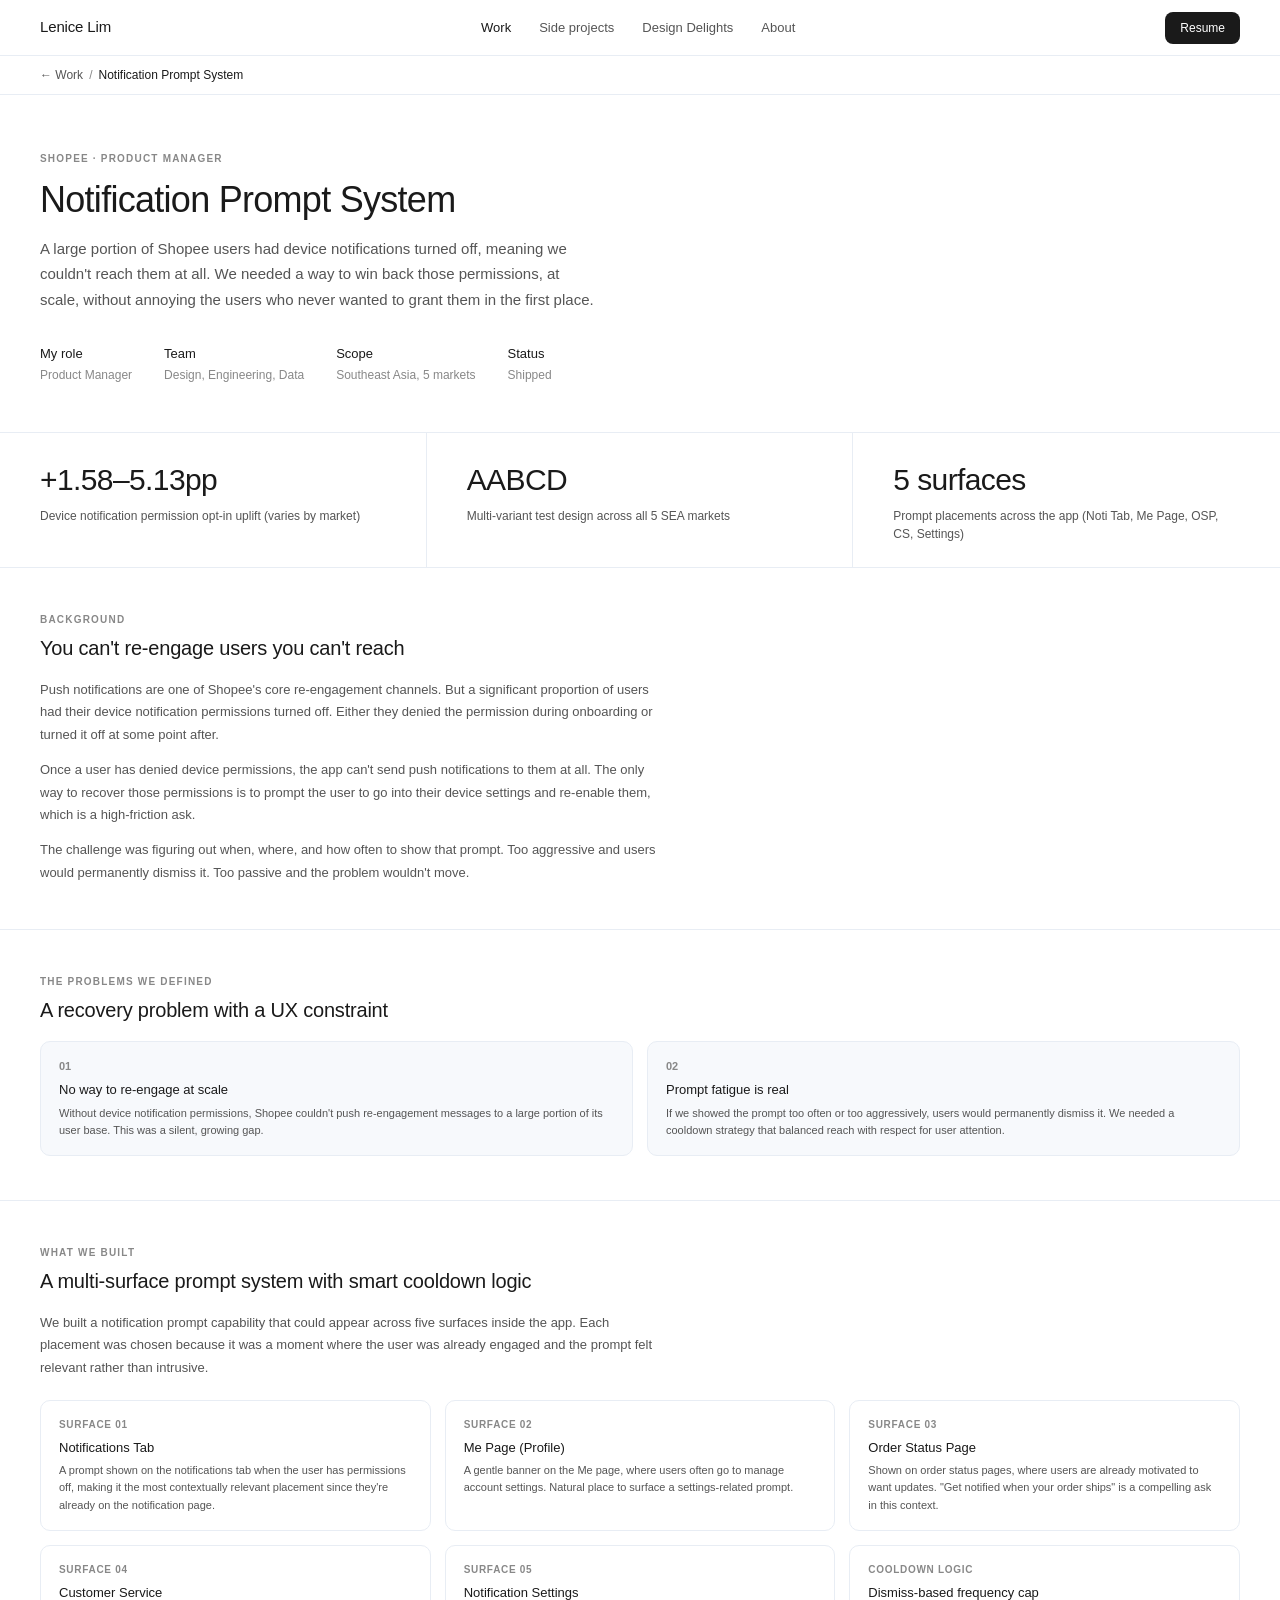
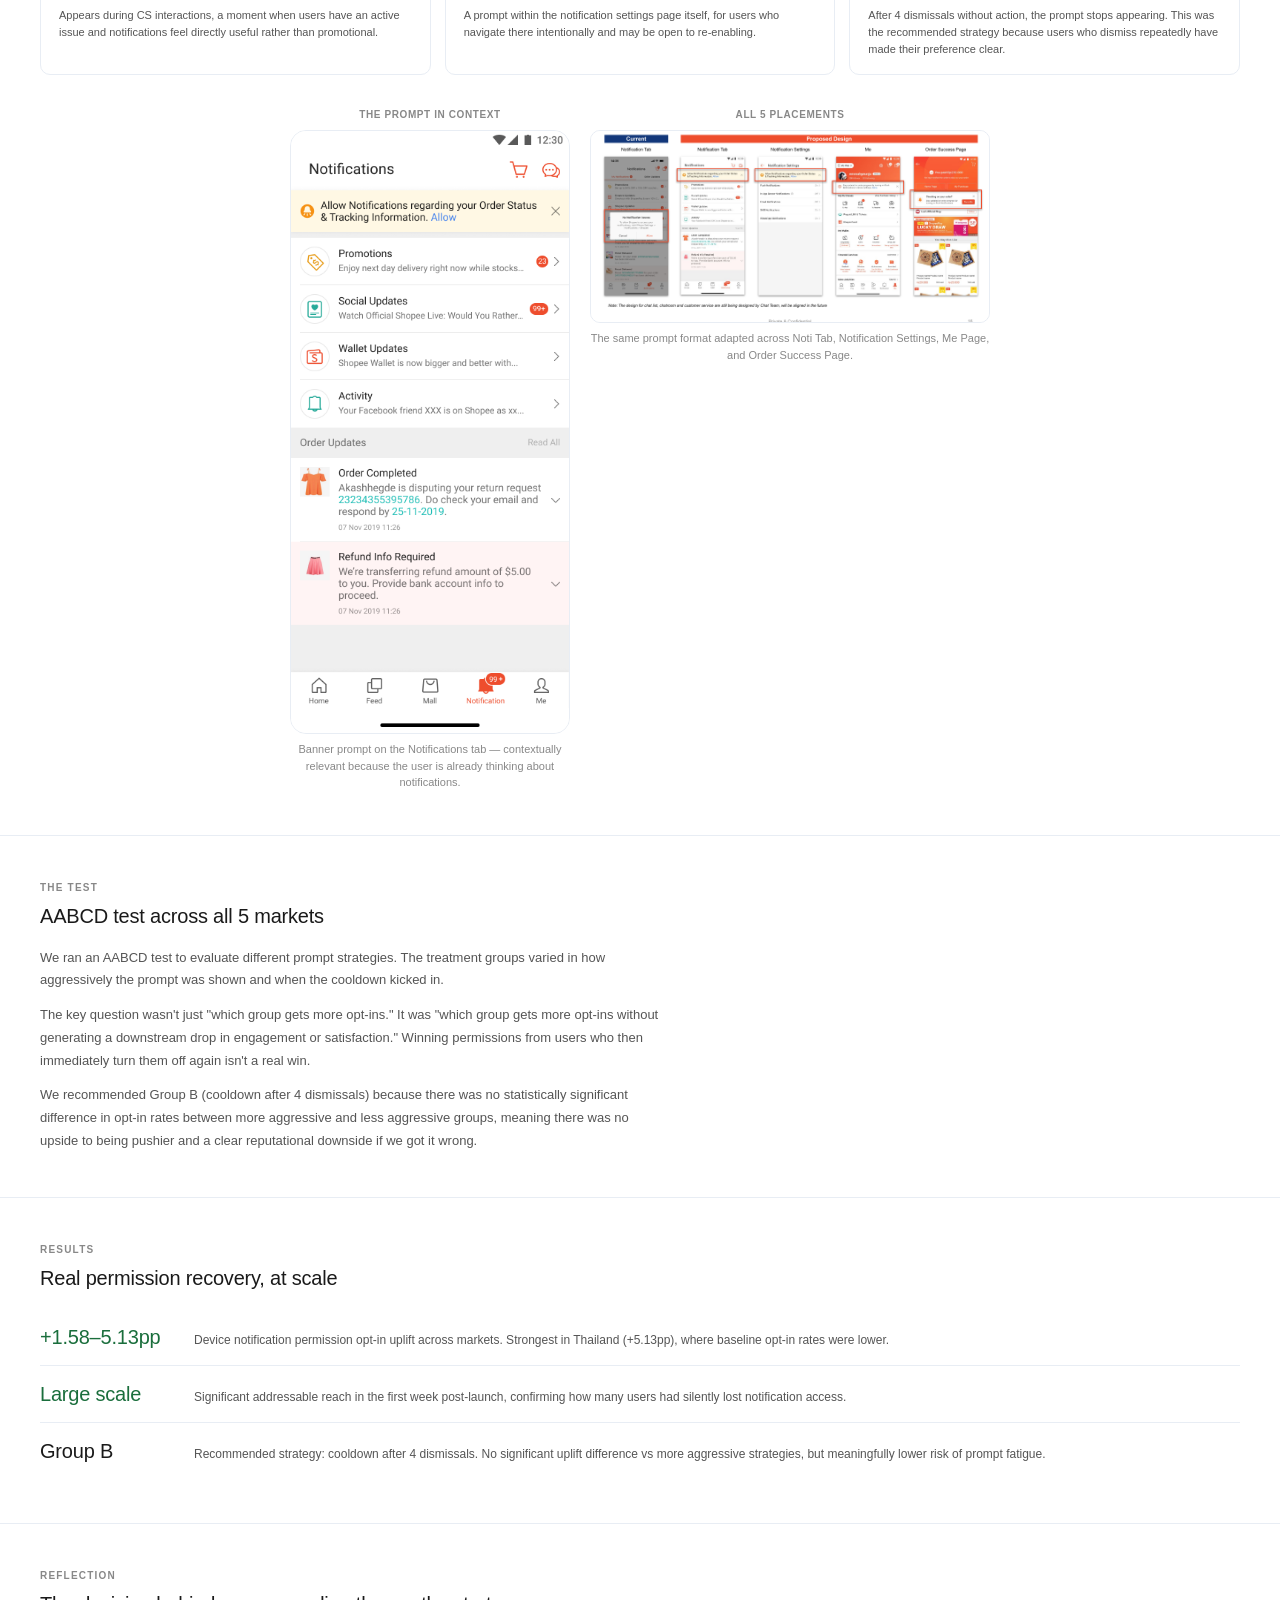
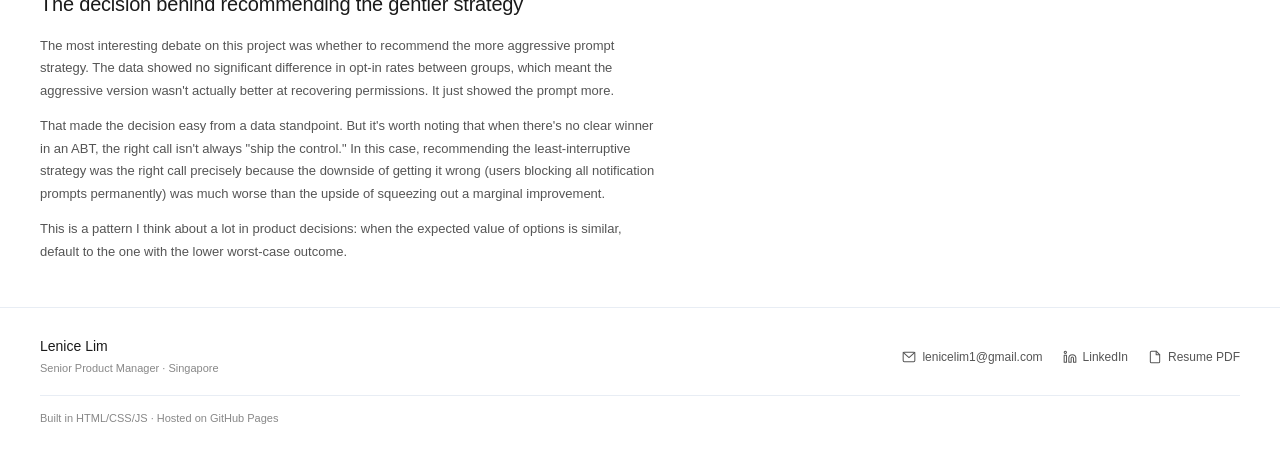
<file: work-prompt.html>
<!DOCTYPE html>
<html lang="en">
<head>
  <meta charset="UTF-8">
  <meta name="viewport" content="width=device-width, initial-scale=1.0">
  <title>Notification Prompt System | Lenice Lim</title>
  <link rel="stylesheet" href="css/style.css">
</head>
<body>
<script src="js/nav.js"></script>
<script>injectNav('work');</script>

<div class="breadcrumb">
  <a href="work.html">← Work</a>
  <span>/</span>
  <span class="current">Notification Prompt System</span>
</div>

<!-- Hero -->
<div class="cs-hero">
  <div class="cs-eyebrow">Shopee · Product Manager</div>
  <h1 class="cs-title">Notification Prompt System</h1>
  <p class="cs-summary">A large portion of Shopee users had device notifications turned off, meaning we couldn't reach them at all. We needed a way to win back those permissions, at scale, without annoying the users who never wanted to grant them in the first place.</p>
  <div class="cs-meta">
    <div class="cs-meta-item"><b>My role</b>Product Manager</div>
    <div class="cs-meta-item"><b>Team</b>Design, Engineering, Data</div>
    <div class="cs-meta-item"><b>Scope</b>Southeast Asia, 5 markets</div>
    <div class="cs-meta-item"><b>Status</b>Shipped</div>
  </div>
</div>

<!-- Outcomes -->
<div class="outcome-banner">
  <div class="ob-item">
    <div class="ob-num">+1.58–5.13pp</div>
    <div class="ob-label">Device notification permission opt-in uplift (varies by market)</div>
  </div>
  <div class="ob-item">
    <div class="ob-num">AABCD</div>
    <div class="ob-label">Multi-variant test design across all 5 SEA markets</div>
  </div>
  <div class="ob-item">
    <div class="ob-num">5 surfaces</div>
    <div class="ob-label">Prompt placements across the app (Noti Tab, Me Page, OSP, CS, Settings)</div>
  </div>
</div>

<!-- Background -->
<div class="cs-section">
  <div class="s-label">Background</div>
  <div class="s-title">You can't re-engage users you can't reach</div>
  <div class="s-body">
    <p>Push notifications are one of Shopee's core re-engagement channels. But a significant proportion of users had their device notification permissions turned off. Either they denied the permission during onboarding or turned it off at some point after.</p>
    <p>Once a user has denied device permissions, the app can't send push notifications to them at all. The only way to recover those permissions is to prompt the user to go into their device settings and re-enable them, which is a high-friction ask.</p>
    <p>The challenge was figuring out when, where, and how often to show that prompt. Too aggressive and users would permanently dismiss it. Too passive and the problem wouldn't move.</p>
  </div>
</div>

<!-- Problems -->
<div class="cs-section">
  <div class="s-label">The problems we defined</div>
  <div class="s-title">A recovery problem with a UX constraint</div>
  <div class="grid-2 mt16">
    <div class="problem-card">
      <div class="problem-num">01</div>
      <div class="problem-title">No way to re-engage at scale</div>
      <div class="problem-desc">Without device notification permissions, Shopee couldn't push re-engagement messages to a large portion of its user base. This was a silent, growing gap.</div>
    </div>
    <div class="problem-card">
      <div class="problem-num">02</div>
      <div class="problem-title">Prompt fatigue is real</div>
      <div class="problem-desc">If we showed the prompt too often or too aggressively, users would permanently dismiss it. We needed a cooldown strategy that balanced reach with respect for user attention.</div>
    </div>
  </div>
</div>

<!-- Solutions -->
<div class="cs-section">
  <div class="s-label">What we built</div>
  <div class="s-title">A multi-surface prompt system with smart cooldown logic</div>
  <div class="s-body" style="margin-bottom: 20px;">
    <p>We built a notification prompt capability that could appear across five surfaces inside the app. Each placement was chosen because it was a moment where the user was already engaged and the prompt felt relevant rather than intrusive.</p>
  </div>

  <div class="grid-3 mt16">
    <div class="sol-card">
      <div class="sol-tag">Surface 01</div>
      <div class="sol-title">Notifications Tab</div>
      <div class="sol-desc">A prompt shown on the notifications tab when the user has permissions off, making it the most contextually relevant placement since they're already on the notification page.</div>
    </div>
    <div class="sol-card">
      <div class="sol-tag">Surface 02</div>
      <div class="sol-title">Me Page (Profile)</div>
      <div class="sol-desc">A gentle banner on the Me page, where users often go to manage account settings. Natural place to surface a settings-related prompt.</div>
    </div>
    <div class="sol-card">
      <div class="sol-tag">Surface 03</div>
      <div class="sol-title">Order Status Page</div>
      <div class="sol-desc">Shown on order status pages, where users are already motivated to want updates. "Get notified when your order ships" is a compelling ask in this context.</div>
    </div>
    <div class="sol-card">
      <div class="sol-tag">Surface 04</div>
      <div class="sol-title">Customer Service</div>
      <div class="sol-desc">Appears during CS interactions, a moment when users have an active issue and notifications feel directly useful rather than promotional.</div>
    </div>
    <div class="sol-card">
      <div class="sol-tag">Surface 05</div>
      <div class="sol-title">Notification Settings</div>
      <div class="sol-desc">A prompt within the notification settings page itself, for users who navigate there intentionally and may be open to re-enabling.</div>
    </div>
    <div class="sol-card">
      <div class="sol-tag">Cooldown logic</div>
      <div class="sol-title">Dismiss-based frequency cap</div>
      <div class="sol-desc">After 4 dismissals without action, the prompt stops appearing. This was the recommended strategy because users who dismiss repeatedly have made their preference clear.</div>
    </div>
  </div>

  <div class="phone-pair" style="margin-top: 32px; align-items: flex-start;">
    <div class="phone-pair-item">
      <div class="phone-pair-tag">The prompt in context</div>
      <img src="assets/images/prompt/noti-prompt-banner.png" alt="Notification prompt banner shown on the Notifications tab">
      <div class="phone-pair-label">Banner prompt on the Notifications tab — contextually relevant because the user is already thinking about notifications.</div>
    </div>
    <div class="phone-pair-item" style="max-width: 400px;">
      <div class="phone-pair-tag">All 5 placements</div>
      <img src="assets/images/prompt/prompt-proposal-ui.png" alt="All 5 proposed prompt placements across the app" style="border-radius:10px; border:0.5px solid var(--border);">
      <div class="phone-pair-label">The same prompt format adapted across Noti Tab, Notification Settings, Me Page, and Order Success Page.</div>
    </div>
  </div>
</div>

<!-- Test and decision -->
<div class="cs-section">
  <div class="s-label">The test</div>
  <div class="s-title">AABCD test across all 5 markets</div>
  <div class="s-body">
    <p>We ran an AABCD test to evaluate different prompt strategies. The treatment groups varied in how aggressively the prompt was shown and when the cooldown kicked in.</p>
    <p>The key question wasn't just "which group gets more opt-ins." It was "which group gets more opt-ins without generating a downstream drop in engagement or satisfaction." Winning permissions from users who then immediately turn them off again isn't a real win.</p>
    <p>We recommended Group B (cooldown after 4 dismissals) because there was no statistically significant difference in opt-in rates between more aggressive and less aggressive groups, meaning there was no upside to being pushier and a clear reputational downside if we got it wrong.</p>
  </div>
</div>

<!-- Results -->
<div class="cs-section">
  <div class="s-label">Results</div>
  <div class="s-title">Real permission recovery, at scale</div>
  <div>
    <div class="result-row">
      <div class="result-num" style="color: #1a6e3c;">+1.58–5.13pp</div>
      <div class="result-desc">Device notification permission opt-in uplift across markets. Strongest in Thailand (+5.13pp), where baseline opt-in rates were lower.</div>
    </div>
    <div class="result-row">
      <div class="result-num" style="color: #1a6e3c;">Large scale</div>
      <div class="result-desc">Significant addressable reach in the first week post-launch, confirming how many users had silently lost notification access.</div>
    </div>
    <div class="result-row">
      <div class="result-num">Group B</div>
      <div class="result-desc">Recommended strategy: cooldown after 4 dismissals. No significant uplift difference vs more aggressive strategies, but meaningfully lower risk of prompt fatigue.</div>
    </div>
  </div>
</div>

<!-- Reflection -->
<div class="cs-section">
  <div class="s-label">Reflection</div>
  <div class="s-title">The decision behind recommending the gentler strategy</div>
  <div class="s-body">
    <p>The most interesting debate on this project was whether to recommend the more aggressive prompt strategy. The data showed no significant difference in opt-in rates between groups, which meant the aggressive version wasn't actually better at recovering permissions. It just showed the prompt more.</p>
    <p>That made the decision easy from a data standpoint. But it's worth noting that when there's no clear winner in an ABT, the right call isn't always "ship the control." In this case, recommending the least-interruptive strategy was the right call precisely because the downside of getting it wrong (users blocking all notification prompts permanently) was much worse than the upside of squeezing out a marginal improvement.</p>
    <p>This is a pattern I think about a lot in product decisions: when the expected value of options is similar, default to the one with the lower worst-case outcome.</p>
  </div>
</div>

<script>injectFooter();</script>
</body>
</html>
</file>
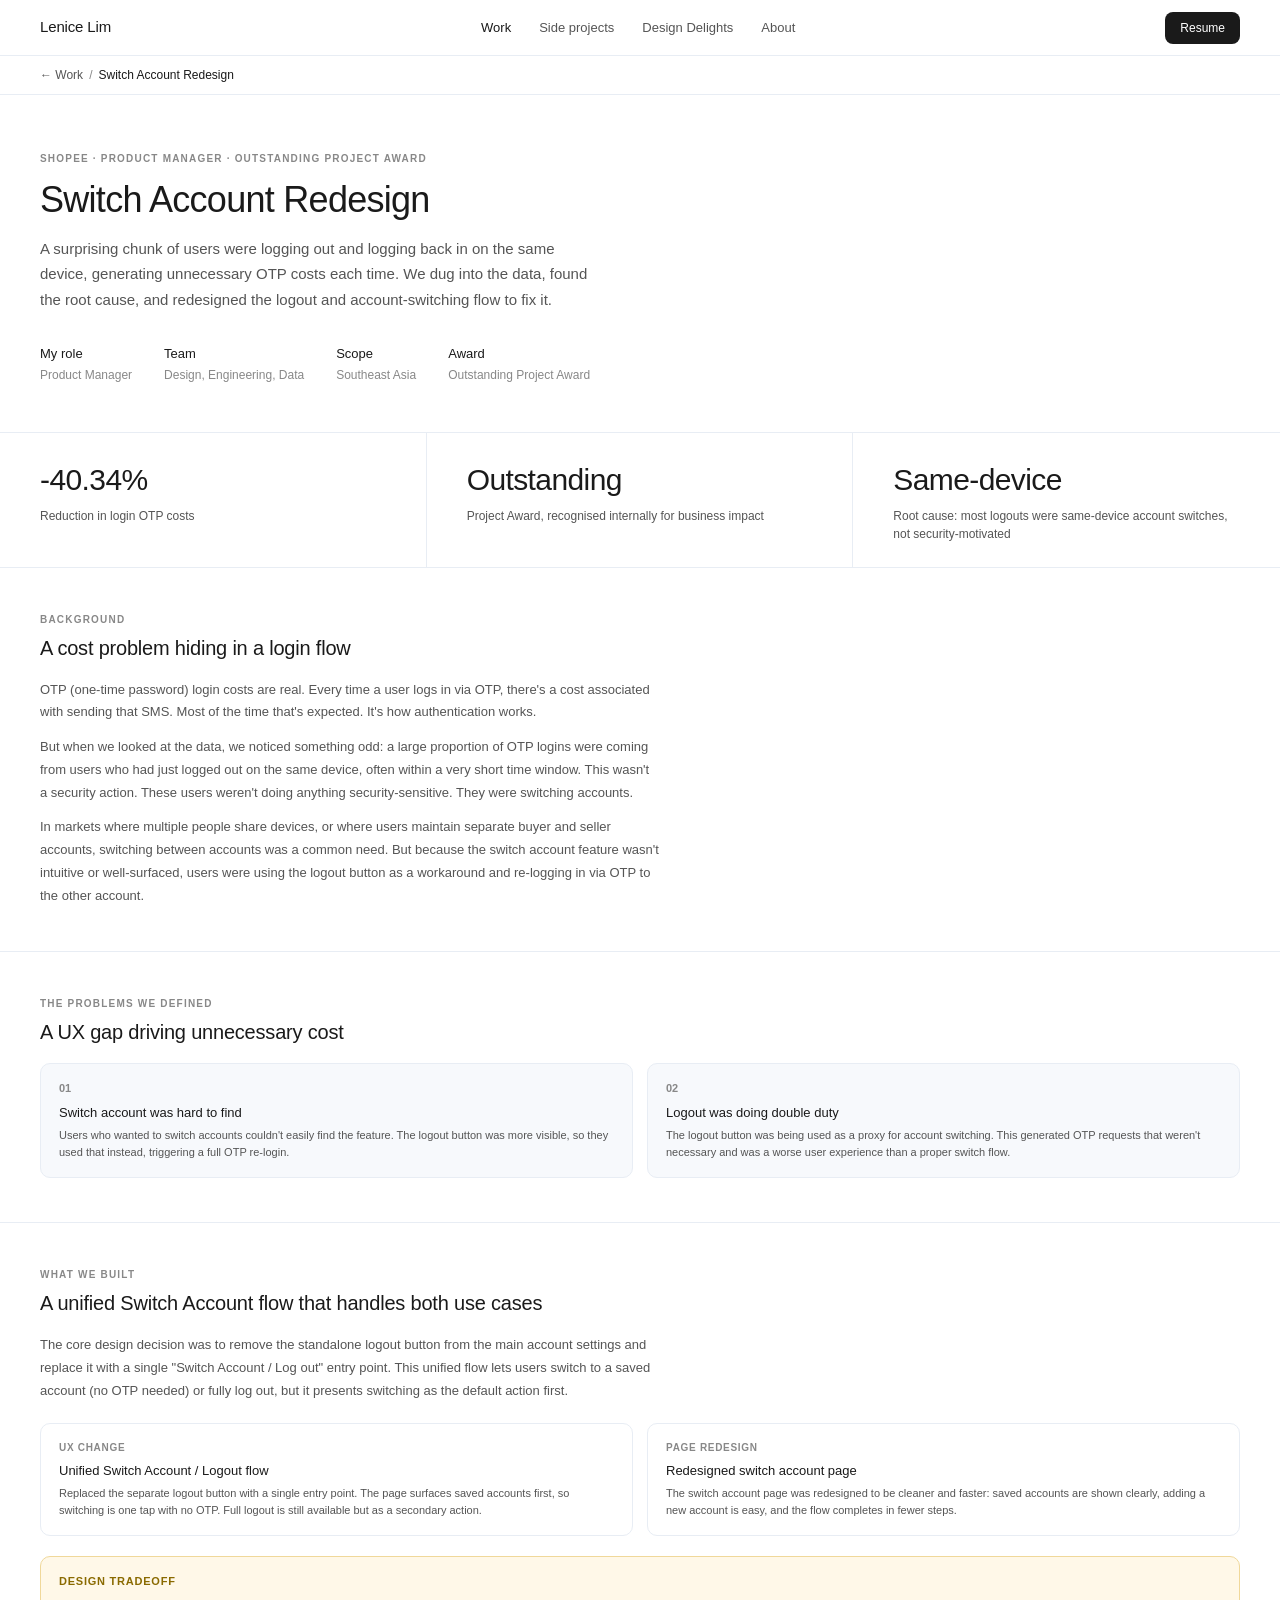
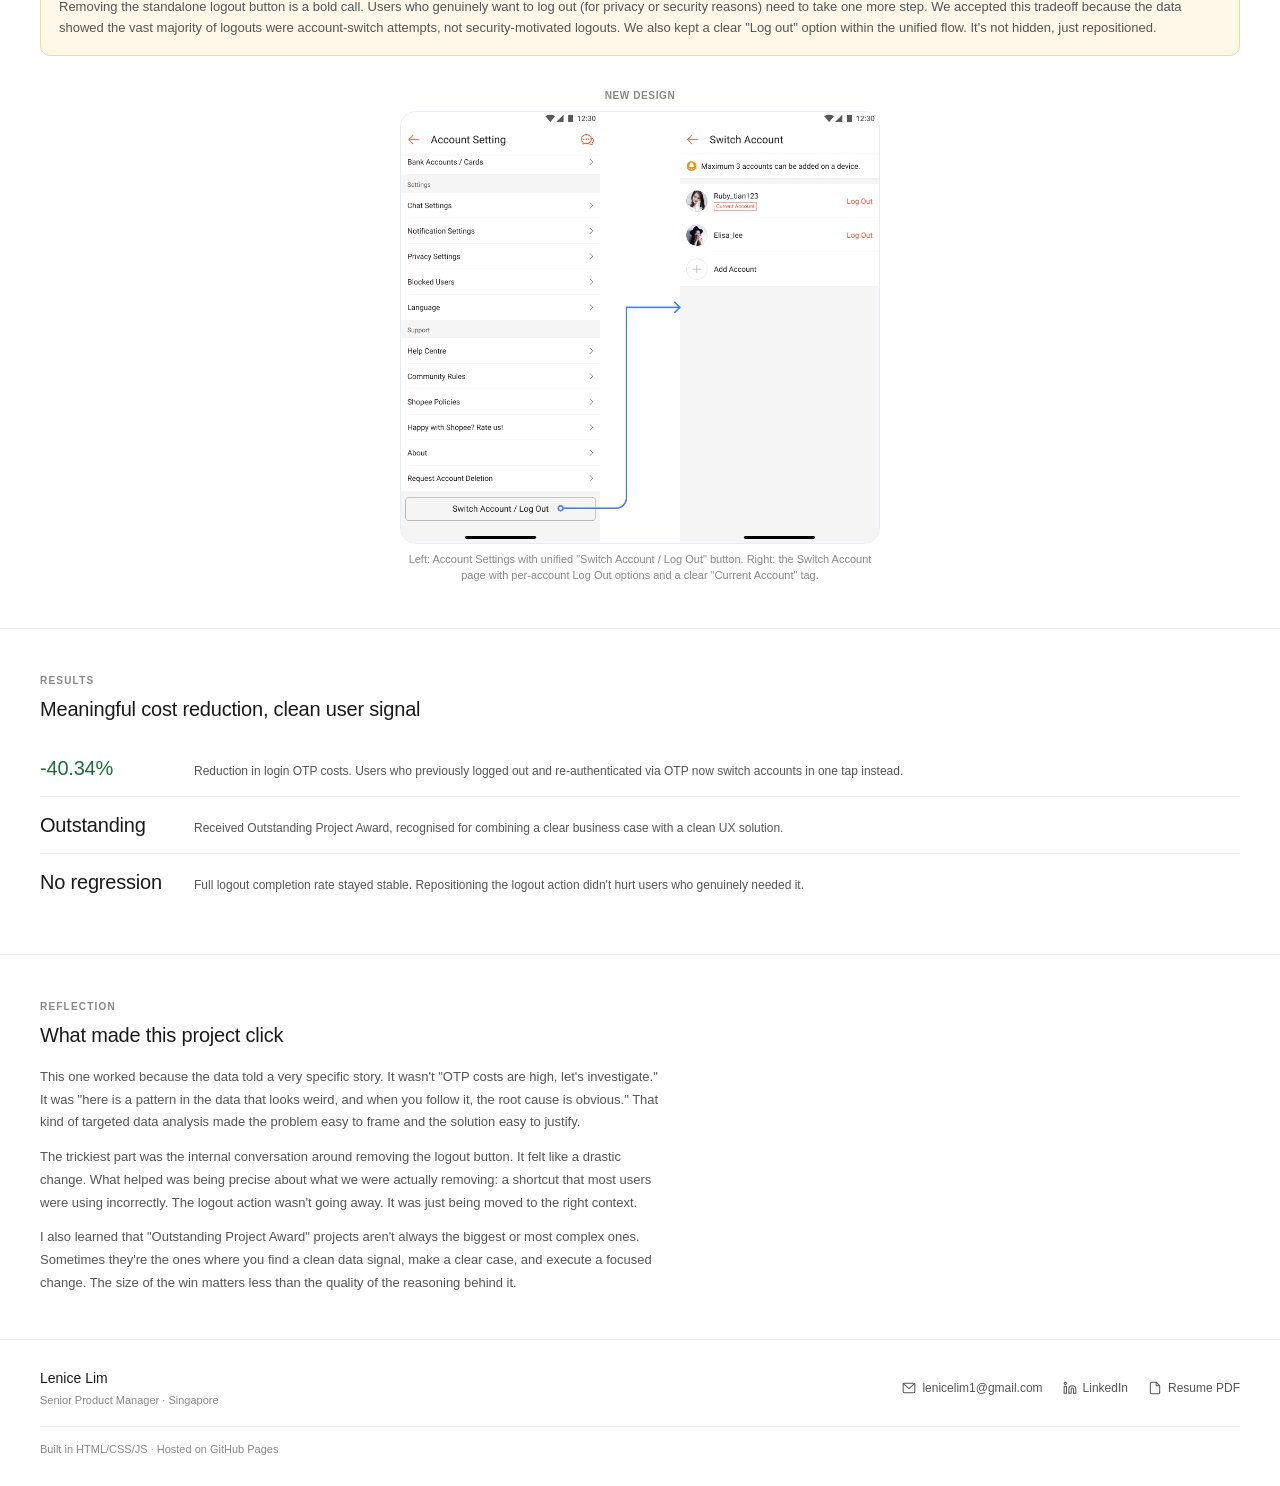
<file: work-switch.html>
<!DOCTYPE html>
<html lang="en">
<head>
  <meta charset="UTF-8">
  <meta name="viewport" content="width=device-width, initial-scale=1.0">
  <title>Switch Account Redesign | Lenice Lim</title>
  <link rel="stylesheet" href="css/style.css">
</head>
<body>
<script src="js/nav.js"></script>
<script>injectNav('work');</script>

<div class="breadcrumb">
  <a href="work.html">← Work</a>
  <span>/</span>
  <span class="current">Switch Account Redesign</span>
</div>

<!-- Hero -->
<div class="cs-hero">
  <div class="cs-eyebrow">Shopee · Product Manager · Outstanding Project Award</div>
  <h1 class="cs-title">Switch Account Redesign</h1>
  <p class="cs-summary">A surprising chunk of users were logging out and logging back in on the same device, generating unnecessary OTP costs each time. We dug into the data, found the root cause, and redesigned the logout and account-switching flow to fix it.</p>
  <div class="cs-meta">
    <div class="cs-meta-item"><b>My role</b>Product Manager</div>
    <div class="cs-meta-item"><b>Team</b>Design, Engineering, Data</div>
    <div class="cs-meta-item"><b>Scope</b>Southeast Asia</div>
    <div class="cs-meta-item"><b>Award</b>Outstanding Project Award</div>
  </div>
</div>

<!-- Outcomes -->
<div class="outcome-banner">
  <div class="ob-item">
    <div class="ob-num">-40.34%</div>
    <div class="ob-label">Reduction in login OTP costs</div>
  </div>
  <div class="ob-item">
    <div class="ob-num">Outstanding</div>
    <div class="ob-label">Project Award, recognised internally for business impact</div>
  </div>
  <div class="ob-item">
    <div class="ob-num">Same-device</div>
    <div class="ob-label">Root cause: most logouts were same-device account switches, not security-motivated</div>
  </div>
</div>

<!-- Background -->
<div class="cs-section">
  <div class="s-label">Background</div>
  <div class="s-title">A cost problem hiding in a login flow</div>
  <div class="s-body">
    <p>OTP (one-time password) login costs are real. Every time a user logs in via OTP, there's a cost associated with sending that SMS. Most of the time that's expected. It's how authentication works.</p>
    <p>But when we looked at the data, we noticed something odd: a large proportion of OTP logins were coming from users who had just logged out on the same device, often within a very short time window. This wasn't a security action. These users weren't doing anything security-sensitive. They were switching accounts.</p>
    <p>In markets where multiple people share devices, or where users maintain separate buyer and seller accounts, switching between accounts was a common need. But because the switch account feature wasn't intuitive or well-surfaced, users were using the logout button as a workaround and re-logging in via OTP to the other account.</p>
  </div>
</div>

<!-- Problems -->
<div class="cs-section">
  <div class="s-label">The problems we defined</div>
  <div class="s-title">A UX gap driving unnecessary cost</div>
  <div class="grid-2 mt16">
    <div class="problem-card">
      <div class="problem-num">01</div>
      <div class="problem-title">Switch account was hard to find</div>
      <div class="problem-desc">Users who wanted to switch accounts couldn't easily find the feature. The logout button was more visible, so they used that instead, triggering a full OTP re-login.</div>
    </div>
    <div class="problem-card">
      <div class="problem-num">02</div>
      <div class="problem-title">Logout was doing double duty</div>
      <div class="problem-desc">The logout button was being used as a proxy for account switching. This generated OTP requests that weren't necessary and was a worse user experience than a proper switch flow.</div>
    </div>
  </div>
</div>

<!-- Solutions -->
<div class="cs-section">
  <div class="s-label">What we built</div>
  <div class="s-title">A unified Switch Account flow that handles both use cases</div>
  <div class="s-body" style="margin-bottom: 20px;">
    <p>The core design decision was to remove the standalone logout button from the main account settings and replace it with a single "Switch Account / Log out" entry point. This unified flow lets users switch to a saved account (no OTP needed) or fully log out, but it presents switching as the default action first.</p>
  </div>

  <div class="grid-2 mt16">
    <div class="sol-card">
      <div class="sol-tag">UX change</div>
      <div class="sol-title">Unified Switch Account / Logout flow</div>
      <div class="sol-desc">Replaced the separate logout button with a single entry point. The page surfaces saved accounts first, so switching is one tap with no OTP. Full logout is still available but as a secondary action.</div>
    </div>
    <div class="sol-card">
      <div class="sol-tag">Page redesign</div>
      <div class="sol-title">Redesigned switch account page</div>
      <div class="sol-desc">The switch account page was redesigned to be cleaner and faster: saved accounts are shown clearly, adding a new account is easy, and the flow completes in fewer steps.</div>
    </div>
  </div>

  <div style="background: #FFF8E8; border: 0.5px solid #f0d89a; border-radius: 10px; padding: 16px 18px; margin-top: 20px;">
    <div style="font-size: 11px; font-weight: 600; color: #8a6a00; margin-bottom: 6px; text-transform: uppercase; letter-spacing: 0.07em;">Design tradeoff</div>
    <div style="font-size: 13px; color: var(--text-2); line-height: 1.65;">Removing the standalone logout button is a bold call. Users who genuinely want to log out (for privacy or security reasons) need to take one more step. We accepted this tradeoff because the data showed the vast majority of logouts were account-switch attempts, not security-motivated logouts. We also kept a clear "Log out" option within the unified flow. It's not hidden, just repositioned.</div>
  </div>

  <div class="phone-pair" style="margin-top: 32px;">
    <div class="phone-pair-item" style="max-width: 480px;">
      <div class="phone-pair-tag">New design</div>
      <img src="assets/images/switch/switch-new-design.png" alt="Account Settings and Switch Account pages — new design">
      <div class="phone-pair-label">Left: Account Settings with unified "Switch Account / Log Out" button. Right: the Switch Account page with per-account Log Out options and a clear "Current Account" tag.</div>
    </div>
  </div>
</div>

<!-- Results -->
<div class="cs-section">
  <div class="s-label">Results</div>
  <div class="s-title">Meaningful cost reduction, clean user signal</div>
  <div>
    <div class="result-row">
      <div class="result-num" style="color: #1a6e3c;">-40.34%</div>
      <div class="result-desc">Reduction in login OTP costs. Users who previously logged out and re-authenticated via OTP now switch accounts in one tap instead.</div>
    </div>
    <div class="result-row">
      <div class="result-num">Outstanding</div>
      <div class="result-desc">Received Outstanding Project Award, recognised for combining a clear business case with a clean UX solution.</div>
    </div>
    <div class="result-row">
      <div class="result-num">No regression</div>
      <div class="result-desc">Full logout completion rate stayed stable. Repositioning the logout action didn't hurt users who genuinely needed it.</div>
    </div>
  </div>
</div>

<!-- Reflection -->
<div class="cs-section">
  <div class="s-label">Reflection</div>
  <div class="s-title">What made this project click</div>
  <div class="s-body">
    <p>This one worked because the data told a very specific story. It wasn't "OTP costs are high, let's investigate." It was "here is a pattern in the data that looks weird, and when you follow it, the root cause is obvious." That kind of targeted data analysis made the problem easy to frame and the solution easy to justify.</p>
    <p>The trickiest part was the internal conversation around removing the logout button. It felt like a drastic change. What helped was being precise about what we were actually removing: a shortcut that most users were using incorrectly. The logout action wasn't going away. It was just being moved to the right context.</p>
    <p>I also learned that "Outstanding Project Award" projects aren't always the biggest or most complex ones. Sometimes they're the ones where you find a clean data signal, make a clear case, and execute a focused change. The size of the win matters less than the quality of the reasoning behind it.</p>
  </div>
</div>

<script>injectFooter();</script>
</body>
</html>
</file>
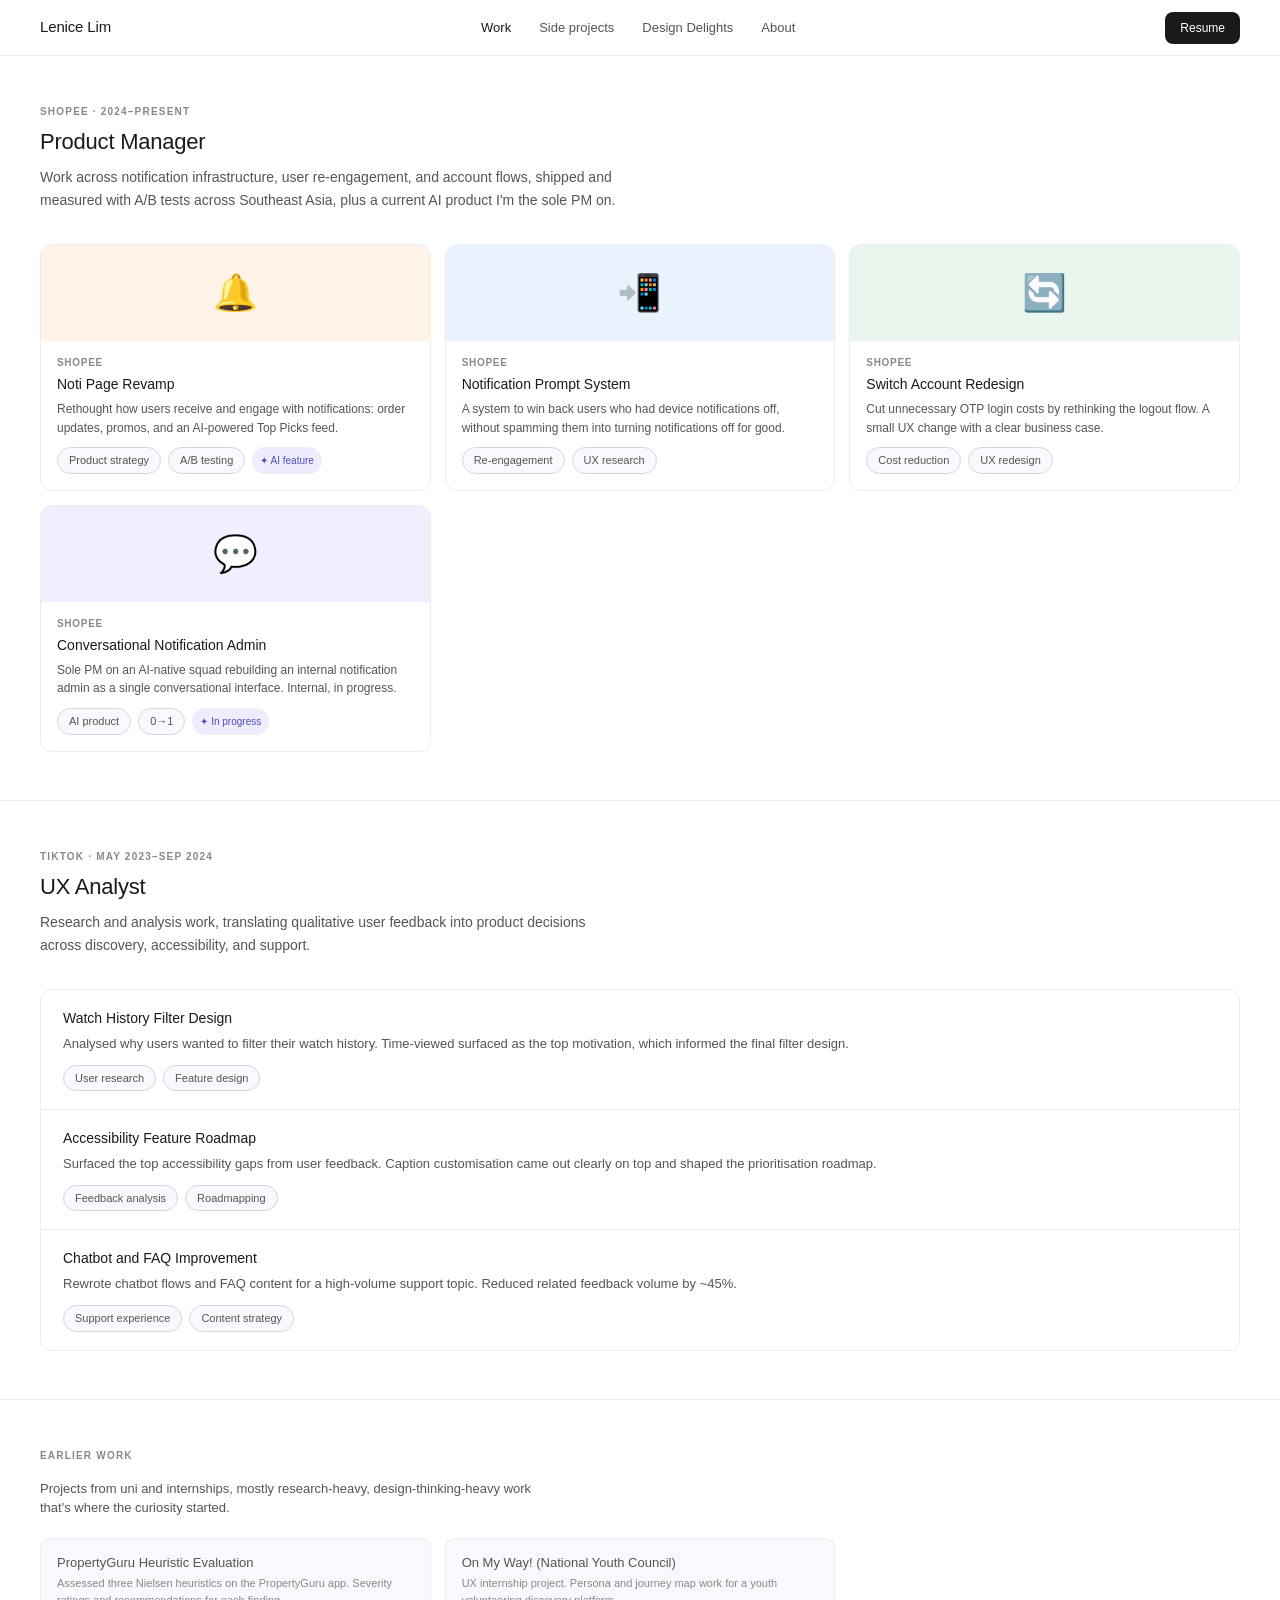
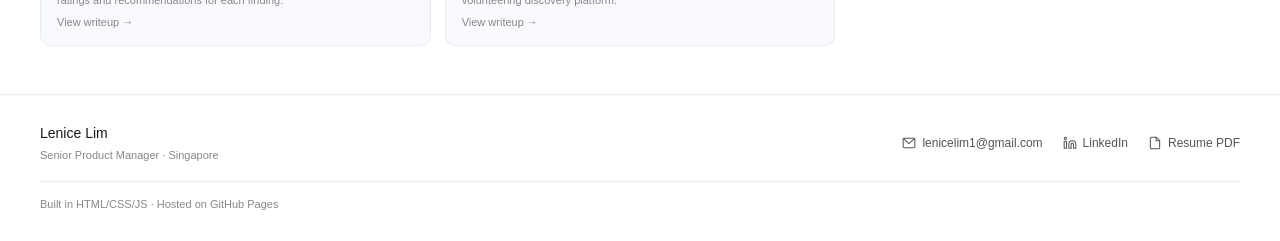
<file: work.html>
<!DOCTYPE html>
<html lang="en">
<head>
  <meta charset="UTF-8">
  <meta name="viewport" content="width=device-width, initial-scale=1.0">
  <title>Work | Lenice Lim</title>
  <link rel="stylesheet" href="css/style.css">
</head>
<body>
<script src="js/nav.js"></script>
<script>injectNav('work');</script>

<!-- Shopee -->
<section class="section">
  <div class="sec-label">Shopee · 2024–present</div>
  <div class="sec-title">Product Manager</div>
  <p class="sec-sub">Work across notification infrastructure, user re-engagement, and account flows, shipped and measured with A/B tests across Southeast Asia, plus a current AI product I'm the sole PM on.</p>

  <div class="grid-3">
    <a href="work-noti.html" class="card">
      <div class="card-thumb thumb-orange">🔔</div>
      <div class="card-body">
        <div class="card-co">Shopee</div>
        <div class="card-title">Noti Page Revamp</div>
        <div class="card-desc">Rethought how users receive and engage with notifications: order updates, promos, and an AI-powered Top Picks feed.</div>
        <div class="chips" style="margin-top:10px;">
          <span class="chip">Product strategy</span>
          <span class="chip">A/B testing</span>
          <span class="tag-ai tag">✦ AI feature</span>
        </div>
      </div>
    </a>

    <a href="work-prompt.html" class="card">
      <div class="card-thumb thumb-blue">📲</div>
      <div class="card-body">
        <div class="card-co">Shopee</div>
        <div class="card-title">Notification Prompt System</div>
        <div class="card-desc">A system to win back users who had device notifications off, without spamming them into turning notifications off for good.</div>
        <div class="chips" style="margin-top:10px;">
          <span class="chip">Re-engagement</span>
          <span class="chip">UX research</span>
        </div>
      </div>
    </a>

    <a href="work-switch.html" class="card">
      <div class="card-thumb thumb-green">🔄</div>
      <div class="card-body">
        <div class="card-co">Shopee</div>
        <div class="card-title">Switch Account Redesign</div>
        <div class="card-desc">Cut unnecessary OTP login costs by rethinking the logout flow. A small UX change with a clear business case.</div>
        <div class="chips" style="margin-top:10px;">
          <span class="chip">Cost reduction</span>
          <span class="chip">UX redesign</span>
        </div>
      </div>
    </a>

    <a href="work-convo.html" class="card">
      <div class="card-thumb thumb-purple">💬</div>
      <div class="card-body">
        <div class="card-co">Shopee</div>
        <div class="card-title">Conversational Notification Admin</div>
        <div class="card-desc">Sole PM on an AI-native squad rebuilding an internal notification admin as a single conversational interface. Internal, in progress.</div>
        <div class="chips" style="margin-top:10px;">
          <span class="chip">AI product</span>
          <span class="chip">0→1</span>
          <span class="tag-ai tag">✦ In progress</span>
        </div>
      </div>
    </a>
  </div>
</section>

<hr class="divider">

<!-- TikTok -->
<section class="section">
  <div class="sec-label">TikTok · May 2023–Sep 2024</div>
  <div class="sec-title">UX Analyst</div>
  <p class="sec-sub">Research and analysis work, translating qualitative user feedback into product decisions across discovery, accessibility, and support.</p>

  <div class="tiktok-list">
    <div class="tt-item">
      <div class="tt-title">Watch History Filter Design</div>
      <div class="tt-desc">Analysed why users wanted to filter their watch history. Time-viewed surfaced as the top motivation, which informed the final filter design.</div>
      <div class="chips"><span class="chip">User research</span><span class="chip">Feature design</span></div>
    </div>
    <div class="tt-item">
      <div class="tt-title">Accessibility Feature Roadmap</div>
      <div class="tt-desc">Surfaced the top accessibility gaps from user feedback. Caption customisation came out clearly on top and shaped the prioritisation roadmap.</div>
      <div class="chips"><span class="chip">Feedback analysis</span><span class="chip">Roadmapping</span></div>
    </div>
    <div class="tt-item">
      <div class="tt-title">Chatbot and FAQ Improvement</div>
      <div class="tt-desc">Rewrote chatbot flows and FAQ content for a high-volume support topic. Reduced related feedback volume by ~45%.</div>
      <div class="chips"><span class="chip">Support experience</span><span class="chip">Content strategy</span></div>
    </div>
  </div>
</section>

<hr class="divider">

<!-- Earlier work -->
<section class="section">
  <div class="sec-label" style="margin-bottom: 16px;">Earlier work</div>
  <p style="font-size: 13px; color: var(--text-2); margin-bottom: 20px; max-width: 520px;">Projects from uni and internships, mostly research-heavy, design-thinking-heavy work that's where the curiosity started.</p>

  <div class="grid-3">
    <a href="archive-propertyguru.html" class="earlier-card">
      <div class="earlier-title">PropertyGuru Heuristic Evaluation</div>
      <div class="earlier-desc">Assessed three Nielsen heuristics on the PropertyGuru app. Severity ratings and recommendations for each finding.</div>
      <div class="earlier-arrow">View writeup →</div>
    </a>

    <a href="archive-omw.html" class="earlier-card">
      <div class="earlier-title">On My Way! (National Youth Council)</div>
      <div class="earlier-desc">UX internship project. Persona and journey map work for a youth volunteering discovery platform.</div>
      <div class="earlier-arrow">View writeup →</div>
    </a>
  </div>
</section>

<script>injectFooter();</script>
</body>
</html>
</file>
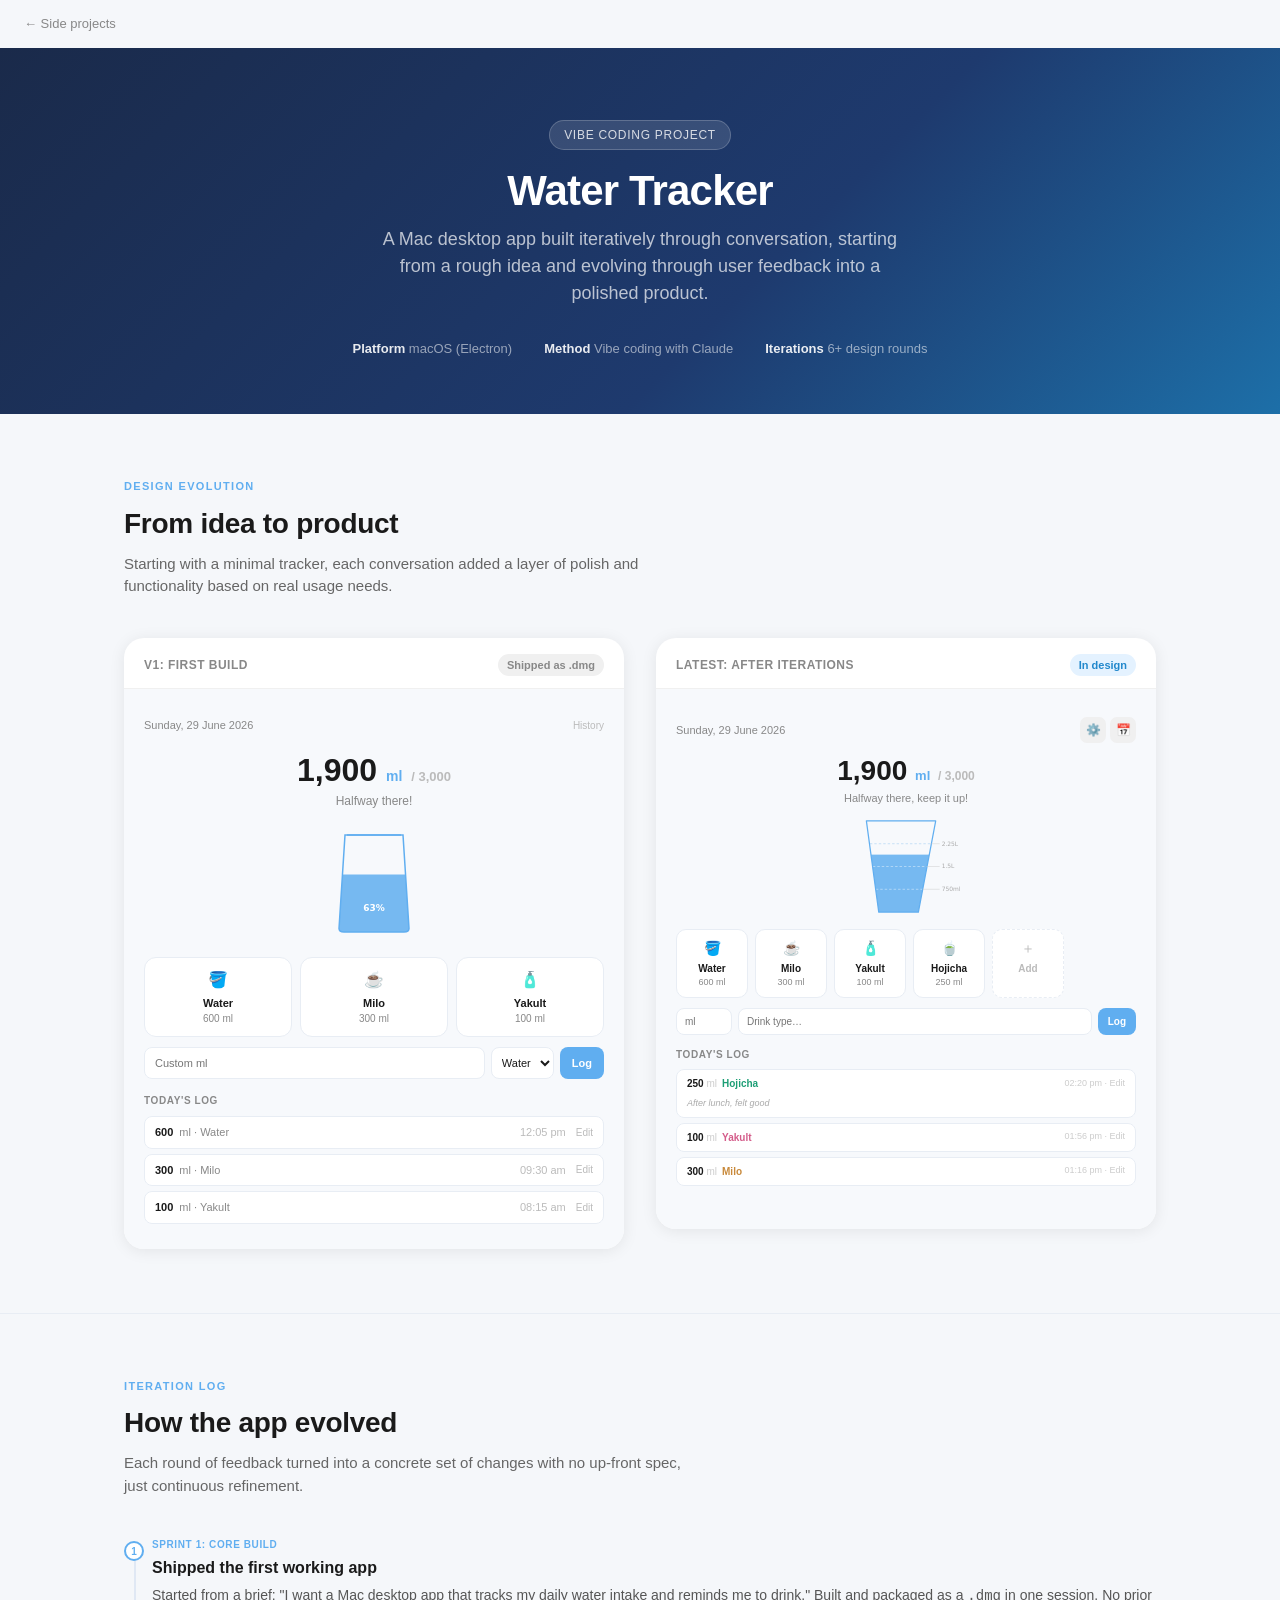
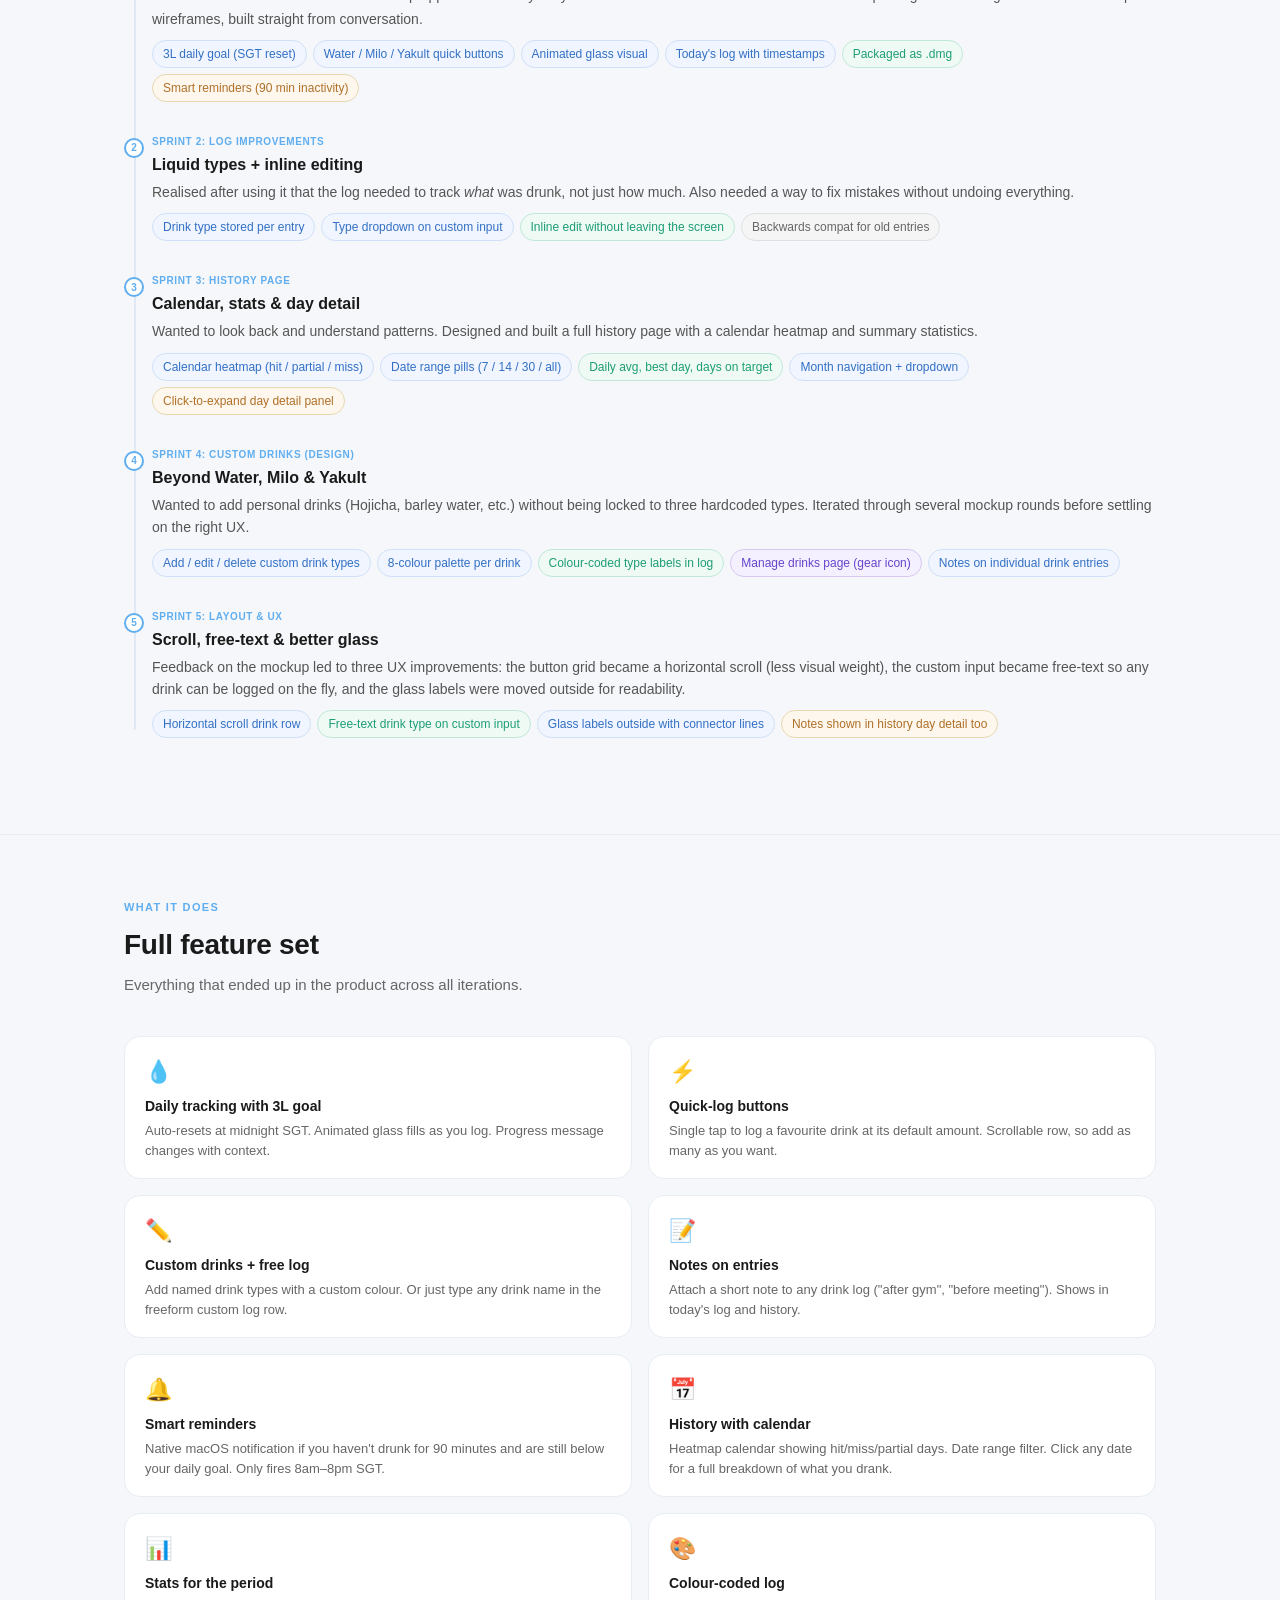
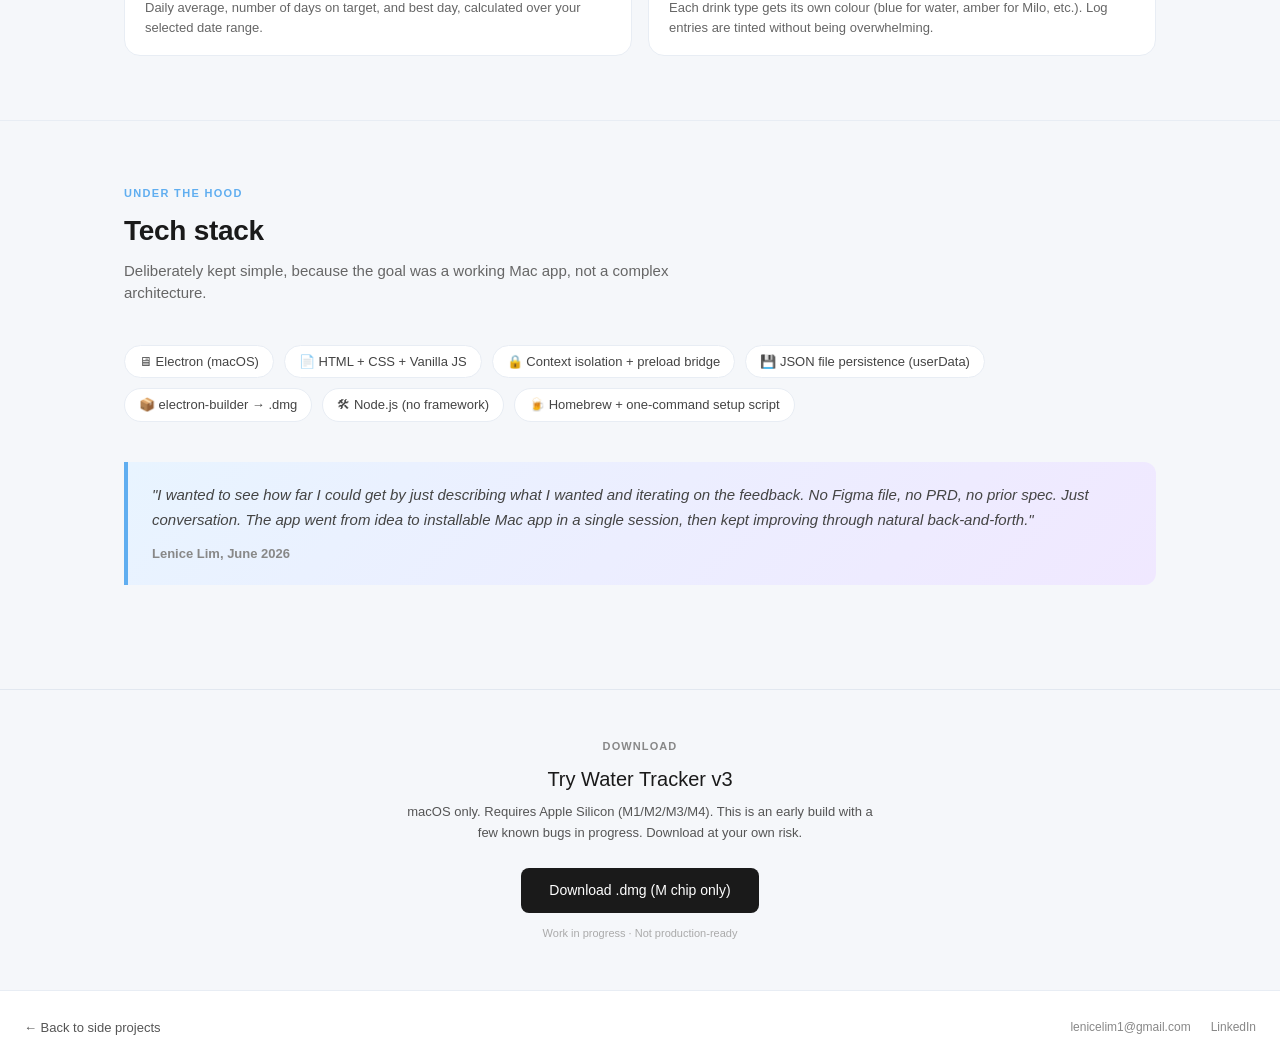
<file: water-tracker/showcase.html>
<!DOCTYPE html>
<html lang="en">
<head>
<meta charset="UTF-8">
<meta name="viewport" content="width=device-width, initial-scale=1.0">
<title>Water Tracker | Lenice Lim</title>
<style>
  *, *::before, *::after { box-sizing: border-box; margin: 0; padding: 0; }

  body {
    font-family: -apple-system, BlinkMacSystemFont, 'SF Pro Text', 'Segoe UI', sans-serif;
    background: #f5f7fa;
    color: #1a1a1a;
    line-height: 1.5;
  }

  /* ── Hero ── */
  .hero {
    background: linear-gradient(135deg, #1a2a4a 0%, #1e3a6e 60%, #1d6fa8 100%);
    color: white;
    padding: 72px 24px 56px;
    text-align: center;
  }
  .hero-badge {
    display: inline-block;
    background: rgba(255,255,255,0.12);
    border: 1px solid rgba(255,255,255,0.2);
    border-radius: 20px;
    padding: 5px 14px;
    font-size: 12px;
    font-weight: 500;
    letter-spacing: 0.06em;
    text-transform: uppercase;
    color: rgba(255,255,255,0.8);
    margin-bottom: 18px;
  }
  .hero h1 { font-size: 42px; font-weight: 700; letter-spacing: -0.02em; line-height: 1.1; margin-bottom: 12px; }
  .hero-sub { font-size: 18px; color: rgba(255,255,255,0.7); max-width: 540px; margin: 0 auto 32px; }
  .hero-meta { display: flex; justify-content: center; gap: 32px; font-size: 13px; color: rgba(255,255,255,0.55); }
  .hero-meta span b { color: rgba(255,255,255,0.9); font-weight: 600; }

  /* ── Sections ── */
  .section { max-width: 1080px; margin: 0 auto; padding: 64px 24px; }
  .section-label {
    font-size: 11px; font-weight: 700; letter-spacing: 0.12em; text-transform: uppercase;
    color: #60aef0; margin-bottom: 8px;
  }
  .section-title { font-size: 28px; font-weight: 700; letter-spacing: -0.01em; margin-bottom: 8px; }
  .section-desc  { font-size: 15px; color: #666; max-width: 560px; margin-bottom: 40px; }

  /* ── Two-col screen comparison ── */
  .compare { display: grid; grid-template-columns: 1fr 1fr; gap: 32px; align-items: start; }
  @media (max-width: 700px) { .compare { grid-template-columns: 1fr; } }

  .phone-card {
    background: white;
    border-radius: 20px;
    overflow: hidden;
    box-shadow: 0 2px 16px rgba(0,0,0,0.08);
  }
  .phone-card-label {
    padding: 16px 20px 12px;
    border-bottom: 1px solid #f0f0f0;
    display: flex; align-items: center; justify-content: space-between;
  }
  .phone-card-label .ver { font-size: 12px; font-weight: 700; color: #888; letter-spacing: 0.04em; text-transform: uppercase; }
  .phone-card-label .tag {
    font-size: 11px; font-weight: 600; padding: 3px 9px; border-radius: 12px;
  }
  .tag-v1 { background: #f0f0f0; color: #888; }
  .tag-latest { background: #e4f2ff; color: #2288cc; }

  /* ── Mini app previews (recreated in CSS/SVG) ── */
  .mini-app { padding: 20px; background: #f7f9fc; min-height: 540px; }

  /* v1 mini */
  .v1-header { display:flex; justify-content:space-between; align-items:center; padding:8px 0 12px; }
  .v1-date { font-size:11px; color:#888; font-weight:500; }
  .v1-counter { text-align:center; padding:8px 0 16px; }
  .v1-big { font-size:32px; font-weight:700; line-height:1; }
  .v1-unit { font-size:14px; color:#60aef0; }
  .v1-of   { font-size:13px; color:#bbb; }
  .v1-msg  { font-size:12px; color:#888; margin-top:4px; }

  .v1-buttons { display:grid; grid-template-columns:1fr 1fr 1fr; gap:8px; margin-bottom:10px; }
  .v1-btn {
    background:#fff; border:1px solid #e8edf4; border-radius:12px;
    padding:10px 4px; text-align:center; font-size:11px; font-family:inherit;
  }
  .v1-btn .ico { font-size:16px; display:block; margin-bottom:3px; }
  .v1-btn .lbl { font-weight:600; color:#1a1a1a; display:block; }
  .v1-btn .ml  { color:#888; font-size:10px; display:block; }
  .v1-custom { display:flex; gap:6px; margin-bottom:14px; }
  .v1-inp { flex:1; background:#fff; border:1px solid #e8edf4; border-radius:8px; padding:8px 10px; font-size:11px; color:#aaa; }
  .v1-sel { background:#fff; border:1px solid #e8edf4; border-radius:8px; padding:8px 6px; font-size:11px; color:#1a1a1a; }
  .v1-logbtn { background:#60aef0; color:#fff; border:none; border-radius:8px; padding:8px 12px; font-size:11px; font-weight:600; }
  .v1-log-title { font-size:10px; font-weight:700; color:#888; letter-spacing:0.06em; text-transform:uppercase; margin-bottom:8px; }
  .v1-entry { display:flex; align-items:center; gap:6px; background:#fff; border:1px solid #e8edf4; border-radius:8px; padding:7px 10px; font-size:11px; margin-bottom:5px; }
  .v1-entry-ml { font-weight:700; color:#1a1a1a; }
  .v1-entry-type { flex:1; color:#888; }
  .v1-entry-time { color:#bbb; }
  .v1-entry-edit { color:#bbb; font-size:10px; margin-left:4px; }

  /* latest mini */
  .l-header { display:flex; justify-content:space-between; align-items:center; padding:8px 0 10px; }
  .l-date { font-size:11px; color:#888; font-weight:500; }
  .l-icons { display:flex; gap:4px; }
  .l-icon { width:26px; height:26px; background:#f0f0f0; border-radius:7px; display:flex; align-items:center; justify-content:center; font-size:12px; cursor:pointer; }
  .l-counter { text-align:center; padding:4px 0 8px; }
  .l-big  { font-size:28px; font-weight:700; line-height:1; }
  .l-unit { font-size:13px; color:#60aef0; }
  .l-of   { font-size:12px; color:#bbb; }
  .l-msg  { font-size:11px; color:#888; margin-top:3px; }

  .l-scroll { display:flex; gap:7px; overflow:hidden; margin-bottom:10px; }
  .l-btn { flex:0 0 auto; width:72px; background:#fff; border:1px solid #e8edf4; border-radius:10px; padding:8px 4px; text-align:center; font-family:inherit; }
  .l-btn .ico { font-size:14px; display:block; margin-bottom:2px; }
  .l-btn .lbl { font-size:10px; font-weight:600; color:#1a1a1a; display:block; }
  .l-btn .ml  { font-size:9px; color:#888; display:block; }
  .l-custom { display:flex; gap:6px; margin-bottom:12px; }
  .l-ml-inp { width:56px; background:#fff; border:1px solid #e8edf4; border-radius:8px; padding:7px 8px; font-size:10px; color:#aaa; }
  .l-type-inp { flex:1; background:#fff; border:1px solid #e8edf4; border-radius:8px; padding:7px 8px; font-size:10px; color:#aaa; }
  .l-logbtn { background:#60aef0; color:#fff; border:none; border-radius:8px; padding:7px 10px; font-size:10px; font-weight:600; white-space:nowrap; }
  .l-log-title { font-size:10px; font-weight:700; color:#888; letter-spacing:0.06em; text-transform:uppercase; margin-bottom:7px; }
  .l-card { background:#fff; border:1px solid #e8edf4; border-radius:8px; margin-bottom:5px; overflow:hidden; }
  .l-entry { display:flex; align-items:center; gap:5px; padding:6px 10px; font-size:10px; }
  .l-entry-ml { font-weight:700; color:#1a1a1a; }
  .l-entry-unit { color:#ccc; font-weight:400; }
  .l-entry-type { flex:1; font-weight:600; font-size:10px; }
  .l-entry-time { color:#ccc; font-size:9px; }
  .l-note { padding:0 10px 6px; font-size:9px; color:#aaa; font-style:italic; }

  /* ── Enhancement timeline ── */
  .timeline { position:relative; padding-left: 28px; }
  .timeline::before {
    content:''; position:absolute; left:10px; top:8px; bottom:8px;
    width:2px; background:#e0e8f4; border-radius:1px;
  }
  .tl-item { position:relative; margin-bottom:32px; }
  .tl-dot {
    position:absolute; left:-28px; top:4px;
    width:20px; height:20px; border-radius:50%;
    background:#fff; border:2px solid #60aef0;
    display:flex; align-items:center; justify-content:center;
    font-size:10px; font-weight:700; color:#60aef0;
  }
  .tl-sprint { font-size:10px; font-weight:700; color:#60aef0; letter-spacing:0.06em; text-transform:uppercase; margin-bottom:4px; }
  .tl-title  { font-size:16px; font-weight:700; margin-bottom:4px; }
  .tl-desc   { font-size:14px; color:#555; margin-bottom:10px; line-height:1.6; }
  .tl-chips  { display:flex; flex-wrap:wrap; gap:6px; }
  .chip {
    display:inline-flex; align-items:center; gap:5px;
    font-size:12px; font-weight:500; padding:4px 10px;
    border-radius:20px; background:#f0f5ff; color:#3370c4;
    border:1px solid #d0e0f8;
  }
  .chip.green  { background:#f0faf5; color:#1d9e75; border-color:#c0e8d8; }
  .chip.amber  { background:#fdf7ee; color:#b07028; border-color:#e8d8b0; }
  .chip.purple { background:#f5f0ff; color:#6644cc; border-color:#d8c8f0; }
  .chip.gray   { background:#f5f5f5; color:#666; border-color:#e0e0e0; }

  /* ── Feature grid ── */
  .feat-grid { display:grid; grid-template-columns:1fr 1fr; gap:16px; }
  @media (max-width:600px) { .feat-grid { grid-template-columns:1fr; } }
  .feat-card {
    background:#fff; border:1px solid #e8edf4; border-radius:16px; padding:18px 20px;
  }
  .feat-icon { font-size:22px; margin-bottom:8px; }
  .feat-title { font-size:14px; font-weight:700; margin-bottom:4px; }
  .feat-desc  { font-size:13px; color:#666; line-height:1.5; }

  /* ── Divider ── */
  .divider { border:none; border-top:1px solid #e8edf4; margin:0; }

  /* ── Tech stack ── */
  .stack-row { display:flex; flex-wrap:wrap; gap:10px; }
  .stack-pill {
    background:#fff; border:1px solid #e8edf4; border-radius:20px;
    padding:6px 14px; font-size:13px; font-weight:500; color:#444;
    display:flex; align-items:center; gap:6px;
  }

  /* ── Quote ── */
  .quote-block {
    background: linear-gradient(135deg, #e8f4ff 0%, #f0e8ff 100%);
    border-left: 4px solid #60aef0;
    border-radius: 0 12px 12px 0;
    padding: 20px 24px;
    margin: 40px 0;
    font-size: 15px;
    color: #444;
    font-style: italic;
    line-height: 1.7;
  }
  .quote-block cite { display:block; margin-top:10px; font-style:normal; font-size:13px; font-weight:600; color:#888; }
</style>
</head>
<body>

<div style="padding: 14px 24px; font-size: 13px; color: #888;">
  <a href="../side-projects.html" style="color: #888; text-decoration: none;">← Side projects</a>
</div>

<!-- ── Hero ─────────────────────────────────────────────────────────────────── -->
<div class="hero">
  <div class="hero-badge">Vibe Coding Project</div>
  <h1>Water Tracker</h1>
  <p class="hero-sub">A Mac desktop app built iteratively through conversation, starting from a rough idea and evolving through user feedback into a polished product.</p>
  <div class="hero-meta">
    <span><b>Platform</b> macOS (Electron)</span>
    <span><b>Method</b> Vibe coding with Claude</span>
    <span><b>Iterations</b> 6+ design rounds</span>
  </div>
</div>

<!-- ── Before / After ────────────────────────────────────────────────────────── -->
<div class="section">
  <div class="section-label">Design Evolution</div>
  <div class="section-title">From idea to product</div>
  <div class="section-desc">Starting with a minimal tracker, each conversation added a layer of polish and functionality based on real usage needs.</div>

  <div class="compare">

    <!-- V1 -->
    <div class="phone-card">
      <div class="phone-card-label">
        <span class="ver">V1: First build</span>
        <span class="tag tag-v1">Shipped as .dmg</span>
      </div>
      <div class="mini-app">
        <div class="v1-header">
          <span class="v1-date">Sunday, 29 June 2026</span>
          <span style="font-size:10px;color:#bbb;">History</span>
        </div>
        <div class="v1-counter">
          <span class="v1-big">1,900 <span class="v1-unit">ml</span> <span class="v1-of">/ 3,000</span></span>
          <div class="v1-msg">Halfway there!</div>
        </div>
        <!-- simple glass SVG -->
        <div style="text-align:center;margin-bottom:14px;">
          <svg width="80" height="110" viewBox="0 0 160 220" xmlns="http://www.w3.org/2000/svg">
            <defs><clipPath id="g1"><path d="M22 18 L10 205 Q10 212 20 212 L140 212 Q150 212 150 205 L138 18 Z"/></clipPath></defs>
            <rect x="0" y="97" width="160" height="133" clip-path="url(#g1)" fill="#60aef0" opacity="0.85"/>
            <text x="80" y="170" font-size="18" fill="white" font-family="system-ui" font-weight="700" text-anchor="middle">63%</text>
            <path d="M22 18 L10 205 Q10 212 20 212 L140 212 Q150 212 150 205 L138 18 Z" fill="none" stroke="#60aef0" stroke-width="3"/>
            <line x1="26" y1="18" x2="134" y2="18" stroke="#60aef0" stroke-width="3"/>
          </svg>
        </div>
        <div class="v1-buttons">
          <div class="v1-btn"><span class="ico" style="color:#60aef0;">🪣</span><span class="lbl">Water</span><span class="ml">600 ml</span></div>
          <div class="v1-btn"><span class="ico" style="color:#c8893a;">☕</span><span class="lbl">Milo</span><span class="ml">300 ml</span></div>
          <div class="v1-btn"><span class="ico" style="color:#d45c8a;">🧴</span><span class="lbl">Yakult</span><span class="ml">100 ml</span></div>
        </div>
        <div class="v1-custom">
          <input class="v1-inp" placeholder="Custom ml" readonly />
          <select class="v1-sel"><option>Water</option></select>
          <button class="v1-logbtn">Log</button>
        </div>
        <div class="v1-log-title">Today's Log</div>
        <div class="v1-entry">
          <span class="v1-entry-ml">600</span><span class="v1-entry-type"> ml · Water</span>
          <span class="v1-entry-time">12:05 pm</span>
          <span class="v1-entry-edit">Edit</span>
        </div>
        <div class="v1-entry">
          <span class="v1-entry-ml">300</span><span class="v1-entry-type"> ml · Milo</span>
          <span class="v1-entry-time">09:30 am</span>
          <span class="v1-entry-edit">Edit</span>
        </div>
        <div class="v1-entry">
          <span class="v1-entry-ml">100</span><span class="v1-entry-type"> ml · Yakult</span>
          <span class="v1-entry-time">08:15 am</span>
          <span class="v1-entry-edit">Edit</span>
        </div>
      </div>
    </div>

    <!-- Latest -->
    <div class="phone-card">
      <div class="phone-card-label">
        <span class="ver">Latest: After iterations</span>
        <span class="tag tag-latest">In design</span>
      </div>
      <div class="mini-app">
        <div class="l-header">
          <span class="l-date">Sunday, 29 June 2026</span>
          <div class="l-icons">
            <div class="l-icon">⚙️</div>
            <div class="l-icon">📅</div>
          </div>
        </div>
        <div class="l-counter">
          <span class="l-big">1,900 <span class="l-unit">ml</span> <span class="l-of">/ 3,000</span></span>
          <div class="l-msg">Halfway there, keep it up!</div>
        </div>
        <!-- improved glass with external labels -->
        <div style="display:flex;justify-content:center;margin-bottom:10px;">
          <svg width="140" height="104" viewBox="0 0 260 210" xmlns="http://www.w3.org/2000/svg">
            <defs><clipPath id="g2"><polygon points="50,12 190,12 155,196 75,196"/></clipPath></defs>
            <rect x="0" y="80" width="220" height="130" clip-path="url(#g2)" fill="#60aef0" opacity="0.85"/>
            <line x1="57" y1="58"  x2="181" y2="58"  stroke="#b8d8f5" stroke-width="1.5" stroke-dasharray="5,4"/>
            <line x1="63" y1="104" x2="172" y2="104" stroke="rgba(255,255,255,0.55)" stroke-width="1.5" stroke-dasharray="5,4"/>
            <line x1="69" y1="150" x2="164" y2="150" stroke="rgba(255,255,255,0.55)" stroke-width="1.5" stroke-dasharray="5,4"/>
            <polygon points="50,12 190,12 155,196 75,196" fill="none" stroke="#60aef0" stroke-width="2.5" stroke-linejoin="round"/>
            <line x1="181" y1="58"  x2="198" y2="58"  stroke="#ccc" stroke-width="1"/>
            <line x1="172" y1="104" x2="198" y2="104" stroke="#ccc" stroke-width="1"/>
            <line x1="164" y1="150" x2="198" y2="150" stroke="#ccc" stroke-width="1"/>
            <text x="202" y="62"  font-size="12" fill="#aaa" font-family="system-ui">2.25L</text>
            <text x="202" y="108" font-size="12" fill="#aaa" font-family="system-ui">1.5L</text>
            <text x="202" y="154" font-size="12" fill="#aaa" font-family="system-ui">750ml</text>
          </svg>
        </div>
        <!-- horizontal scroll buttons -->
        <div class="l-scroll">
          <div class="l-btn"><span class="ico" style="color:#60aef0;">🪣</span><span class="lbl">Water</span><span class="ml">600 ml</span></div>
          <div class="l-btn"><span class="ico" style="color:#c8893a;">☕</span><span class="lbl">Milo</span><span class="ml">300 ml</span></div>
          <div class="l-btn"><span class="ico" style="color:#d45c8a;">🧴</span><span class="lbl">Yakult</span><span class="ml">100 ml</span></div>
          <div class="l-btn"><span class="ico" style="color:#1d9e75;">🍵</span><span class="lbl">Hojicha</span><span class="ml">250 ml</span></div>
          <div class="l-btn" style="border-style:dashed;"><span class="ico" style="color:#bbb;">＋</span><span class="lbl" style="color:#bbb;">Add</span><span class="ml">&nbsp;</span></div>
        </div>
        <!-- free-text custom -->
        <div class="l-custom">
          <input class="l-ml-inp" placeholder="ml" readonly />
          <input class="l-type-inp" placeholder="Drink type…" readonly />
          <button class="l-logbtn">Log</button>
        </div>
        <div class="l-log-title">Today's Log</div>
        <!-- colour-coded entries with note -->
        <div class="l-card">
          <div class="l-entry">
            <span class="l-entry-ml">250<span class="l-entry-unit"> ml</span></span>
            <span class="l-entry-type" style="color:#1d9e75;">Hojicha</span>
            <span class="l-entry-time">02:20 pm · Edit</span>
          </div>
          <div class="l-note">After lunch, felt good</div>
        </div>
        <div class="l-card">
          <div class="l-entry">
            <span class="l-entry-ml">100<span class="l-entry-unit"> ml</span></span>
            <span class="l-entry-type" style="color:#d45c8a;">Yakult</span>
            <span class="l-entry-time">01:56 pm · Edit</span>
          </div>
        </div>
        <div class="l-card">
          <div class="l-entry">
            <span class="l-entry-ml">300<span class="l-entry-unit"> ml</span></span>
            <span class="l-entry-type" style="color:#c8893a;">Milo</span>
            <span class="l-entry-time">01:16 pm · Edit</span>
          </div>
        </div>
      </div>
    </div>

  </div>
</div>

<hr class="divider" />

<!-- ── Enhancement Timeline ──────────────────────────────────────────────────── -->
<div class="section">
  <div class="section-label">Iteration Log</div>
  <div class="section-title">How the app evolved</div>
  <div class="section-desc">Each round of feedback turned into a concrete set of changes with no up-front spec, just continuous refinement.</div>

  <div class="timeline">

    <div class="tl-item">
      <div class="tl-dot">1</div>
      <div class="tl-sprint">Sprint 1: Core build</div>
      <div class="tl-title">Shipped the first working app</div>
      <div class="tl-desc">Started from a brief: "I want a Mac desktop app that tracks my daily water intake and reminds me to drink." Built and packaged as a <code>.dmg</code> in one session. No prior wireframes, built straight from conversation.</div>
      <div class="tl-chips">
        <span class="chip">3L daily goal (SGT reset)</span>
        <span class="chip">Water / Milo / Yakult quick buttons</span>
        <span class="chip">Animated glass visual</span>
        <span class="chip">Today's log with timestamps</span>
        <span class="chip green">Packaged as .dmg</span>
        <span class="chip amber">Smart reminders (90 min inactivity)</span>
      </div>
    </div>

    <div class="tl-item">
      <div class="tl-dot">2</div>
      <div class="tl-sprint">Sprint 2: Log improvements</div>
      <div class="tl-title">Liquid types + inline editing</div>
      <div class="tl-desc">Realised after using it that the log needed to track <em>what</em> was drunk, not just how much. Also needed a way to fix mistakes without undoing everything.</div>
      <div class="tl-chips">
        <span class="chip">Drink type stored per entry</span>
        <span class="chip">Type dropdown on custom input</span>
        <span class="chip green">Inline edit without leaving the screen</span>
        <span class="chip gray">Backwards compat for old entries</span>
      </div>
    </div>

    <div class="tl-item">
      <div class="tl-dot">3</div>
      <div class="tl-sprint">Sprint 3: History page</div>
      <div class="tl-title">Calendar, stats &amp; day detail</div>
      <div class="tl-desc">Wanted to look back and understand patterns. Designed and built a full history page with a calendar heatmap and summary statistics.</div>
      <div class="tl-chips">
        <span class="chip">Calendar heatmap (hit / partial / miss)</span>
        <span class="chip">Date range pills (7 / 14 / 30 / all)</span>
        <span class="chip green">Daily avg, best day, days on target</span>
        <span class="chip">Month navigation + dropdown</span>
        <span class="chip amber">Click-to-expand day detail panel</span>
      </div>
    </div>

    <div class="tl-item">
      <div class="tl-dot">4</div>
      <div class="tl-sprint">Sprint 4: Custom drinks (design)</div>
      <div class="tl-title">Beyond Water, Milo &amp; Yakult</div>
      <div class="tl-desc">Wanted to add personal drinks (Hojicha, barley water, etc.) without being locked to three hardcoded types. Iterated through several mockup rounds before settling on the right UX.</div>
      <div class="tl-chips">
        <span class="chip">Add / edit / delete custom drink types</span>
        <span class="chip">8-colour palette per drink</span>
        <span class="chip green">Colour-coded type labels in log</span>
        <span class="chip purple">Manage drinks page (gear icon)</span>
        <span class="chip">Notes on individual drink entries</span>
      </div>
    </div>

    <div class="tl-item">
      <div class="tl-dot">5</div>
      <div class="tl-sprint">Sprint 5: Layout &amp; UX</div>
      <div class="tl-title">Scroll, free-text &amp; better glass</div>
      <div class="tl-desc">Feedback on the mockup led to three UX improvements: the button grid became a horizontal scroll (less visual weight), the custom input became free-text so any drink can be logged on the fly, and the glass labels were moved outside for readability.</div>
      <div class="tl-chips">
        <span class="chip">Horizontal scroll drink row</span>
        <span class="chip green">Free-text drink type on custom input</span>
        <span class="chip">Glass labels outside with connector lines</span>
        <span class="chip amber">Notes shown in history day detail too</span>
      </div>
    </div>

  </div>
</div>

<hr class="divider" />

<!-- ── Full feature list ─────────────────────────────────────────────────────── -->
<div class="section">
  <div class="section-label">What it does</div>
  <div class="section-title">Full feature set</div>
  <div class="section-desc">Everything that ended up in the product across all iterations.</div>

  <div class="feat-grid">
    <div class="feat-card">
      <div class="feat-icon">💧</div>
      <div class="feat-title">Daily tracking with 3L goal</div>
      <div class="feat-desc">Auto-resets at midnight SGT. Animated glass fills as you log. Progress message changes with context.</div>
    </div>
    <div class="feat-card">
      <div class="feat-icon">⚡</div>
      <div class="feat-title">Quick-log buttons</div>
      <div class="feat-desc">Single tap to log a favourite drink at its default amount. Scrollable row, so add as many as you want.</div>
    </div>
    <div class="feat-card">
      <div class="feat-icon">✏️</div>
      <div class="feat-title">Custom drinks + free log</div>
      <div class="feat-desc">Add named drink types with a custom colour. Or just type any drink name in the freeform custom log row.</div>
    </div>
    <div class="feat-card">
      <div class="feat-icon">📝</div>
      <div class="feat-title">Notes on entries</div>
      <div class="feat-desc">Attach a short note to any drink log ("after gym", "before meeting"). Shows in today's log and history.</div>
    </div>
    <div class="feat-card">
      <div class="feat-icon">🔔</div>
      <div class="feat-title">Smart reminders</div>
      <div class="feat-desc">Native macOS notification if you haven't drunk for 90 minutes and are still below your daily goal. Only fires 8am–8pm SGT.</div>
    </div>
    <div class="feat-card">
      <div class="feat-icon">📅</div>
      <div class="feat-title">History with calendar</div>
      <div class="feat-desc">Heatmap calendar showing hit/miss/partial days. Date range filter. Click any date for a full breakdown of what you drank.</div>
    </div>
    <div class="feat-card">
      <div class="feat-icon">📊</div>
      <div class="feat-title">Stats for the period</div>
      <div class="feat-desc">Daily average, number of days on target, and best day, calculated over your selected date range.</div>
    </div>
    <div class="feat-card">
      <div class="feat-icon">🎨</div>
      <div class="feat-title">Colour-coded log</div>
      <div class="feat-desc">Each drink type gets its own colour (blue for water, amber for Milo, etc.). Log entries are tinted without being overwhelming.</div>
    </div>
  </div>
</div>

<hr class="divider" />

<!-- ── Tech stack ────────────────────────────────────────────────────────────── -->
<div class="section">
  <div class="section-label">Under the hood</div>
  <div class="section-title">Tech stack</div>
  <div class="section-desc">Deliberately kept simple, because the goal was a working Mac app, not a complex architecture.</div>

  <div class="stack-row">
    <div class="stack-pill">🖥 Electron (macOS)</div>
    <div class="stack-pill">📄 HTML + CSS + Vanilla JS</div>
    <div class="stack-pill">🔒 Context isolation + preload bridge</div>
    <div class="stack-pill">💾 JSON file persistence (userData)</div>
    <div class="stack-pill">📦 electron-builder → .dmg</div>
    <div class="stack-pill">🛠 Node.js (no framework)</div>
    <div class="stack-pill">🍺 Homebrew + one-command setup script</div>
  </div>

  <div class="quote-block">
    "I wanted to see how far I could get by just describing what I wanted and iterating on the feedback. No Figma file, no PRD, no prior spec. Just conversation. The app went from idea to installable Mac app in a single session, then kept improving through natural back-and-forth."
    <cite>Lenice Lim, June 2026</cite>
  </div>
</div>

<!-- Download -->
<div style="background: #f5f7fa; border-top: 1px solid #e2e8f0; padding: 48px 24px; text-align: center;">
  <div style="max-width: 480px; margin: 0 auto;">
    <div style="font-size: 11px; font-weight: 600; color: #888; letter-spacing: 0.1em; text-transform: uppercase; margin-bottom: 10px;">Download</div>
    <div style="font-size: 20px; font-weight: 500; margin-bottom: 8px; color: #1a1a1a;">Try Water Tracker v3</div>
    <div style="font-size: 13px; color: #555; margin-bottom: 24px; line-height: 1.6;">macOS only. Requires Apple Silicon (M1/M2/M3/M4). This is an early build with a few known bugs in progress. Download at your own risk.</div>
    <a href="../portfolio/assets/WaterTracker.dmg" download style="display: inline-block; background: #1a1a1a; color: #fff; font-size: 14px; font-weight: 500; padding: 12px 28px; border-radius: 8px; text-decoration: none;">Download .dmg (M chip only)</a>
    <div style="font-size: 11px; color: #aaa; margin-top: 12px;">Work in progress · Not production-ready</div>
  </div>
</div>

<!-- Footer -->
<div style="background: #fff; border-top: 1px solid #e8edf4; padding: 24px; display: flex; align-items: center; justify-content: space-between; flex-wrap: wrap; gap: 12px;">
  <div>
    <a href="../portfolio/side-projects.html" style="font-size: 13px; color: #555; text-decoration: none;">← Back to side projects</a>
  </div>
  <div style="display: flex; gap: 20px; flex-wrap: wrap;">
    <a href="mailto:lenicelim1@gmail.com" style="font-size: 12px; color: #888; text-decoration: none;">lenicelim1@gmail.com</a>
    <a href="https://www.linkedin.com/in/lenice-lim-shan-xuan" target="_blank" style="font-size: 12px; color: #888; text-decoration: none;">LinkedIn</a>
  </div>
</div>

</body>
</html>
</file>
<file: css/style.css>
/* ── Reset ── */
*, *::before, *::after { box-sizing: border-box; margin: 0; padding: 0; }

/* ── Base ── */
:root {
  --font: -apple-system, BlinkMacSystemFont, 'SF Pro Text', 'Segoe UI', sans-serif;
  --black: #111111;
  --text: #1a1a1a;
  --text-2: #555555;
  --text-3: #888888;
  --border: #e8edf4;
  --border-2: #d0d8e4;
  --bg: #ffffff;
  --bg-2: #f7f9fc;
  --radius: 12px;
  --radius-sm: 8px;
  --radius-pill: 20px;
}

html { scroll-behavior: smooth; }

body {
  font-family: var(--font);
  color: var(--text);
  background: var(--bg);
  line-height: 1.5;
  -webkit-font-smoothing: antialiased;
}

a { color: inherit; text-decoration: none; }
img { display: block; max-width: 100%; }

/* ── NAV ── */
.nav {
  position: sticky;
  top: 0;
  z-index: 100;
  background: rgba(255,255,255,0.95);
  backdrop-filter: blur(8px);
  -webkit-backdrop-filter: blur(8px);
  border-bottom: 0.5px solid var(--border);
  padding: 0 40px;
  height: 56px;
  display: flex;
  align-items: center;
  justify-content: space-between;
}

.nav-name {
  font-size: 15px;
  font-weight: 500;
  letter-spacing: -0.01em;
  color: var(--text);
}

.nav-links {
  display: flex;
  gap: 28px;
}

.nav-link {
  font-size: 13px;
  color: var(--text-2);
  transition: color 0.15s;
}
.nav-link:hover, .nav-link.active { color: var(--text); font-weight: 500; }

.nav-resume {
  font-size: 12px;
  font-weight: 500;
  background: var(--text);
  color: #fff;
  padding: 7px 15px;
  border-radius: var(--radius-sm);
  transition: opacity 0.15s;
}
.nav-resume:hover { opacity: 0.85; }

/* ── BREADCRUMB ── */
.breadcrumb {
  padding: 10px 40px;
  border-bottom: 0.5px solid var(--border);
  display: flex;
  align-items: center;
  gap: 6px;
  font-size: 12px;
  color: var(--text-3);
  background: var(--bg);
}
.breadcrumb a { color: var(--text-2); }
.breadcrumb a:hover { color: var(--text); }
.breadcrumb .current { color: var(--text); }

/* ── FOOTER ── */
.footer {
  border-top: 0.5px solid var(--border);
  padding: 28px 40px;
  background: var(--bg);
}
.footer-row {
  display: flex;
  align-items: center;
  justify-content: space-between;
  margin-bottom: 18px;
  flex-wrap: wrap;
  gap: 16px;
}
.footer-name { font-size: 14px; font-weight: 500; }
.footer-role { font-size: 11px; color: var(--text-3); margin-top: 3px; }
.footer-links { display: flex; gap: 20px; flex-wrap: wrap; }
.footer-link {
  display: flex;
  align-items: center;
  gap: 6px;
  font-size: 12px;
  color: var(--text-2);
  transition: color 0.15s;
}
.footer-link:hover { color: var(--text); }
.footer-copy {
  font-size: 11px;
  color: var(--text-3);
  border-top: 0.5px solid var(--border);
  padding-top: 14px;
}

/* ── SECTION HEADER ── */
.sec-label {
  font-size: 10px;
  font-weight: 600;
  color: var(--text-3);
  letter-spacing: 0.12em;
  text-transform: uppercase;
  margin-bottom: 6px;
}
.sec-title {
  font-size: 22px;
  font-weight: 500;
  letter-spacing: -0.01em;
  margin-bottom: 8px;
}
.sec-sub {
  font-size: 14px;
  color: var(--text-2);
  line-height: 1.65;
  max-width: 580px;
  margin-bottom: 32px;
}

/* ── WORK CARD ── */
.card {
  background: var(--bg);
  border: 0.5px solid var(--border);
  border-radius: var(--radius);
  overflow: hidden;
  transition: border-color 0.15s, transform 0.15s;
  cursor: pointer;
}
.card:hover { border-color: var(--border-2); transform: translateY(-1px); }

.card-thumb {
  height: 96px;
  display: flex;
  align-items: center;
  justify-content: center;
  font-size: 36px;
}
.thumb-orange { background: #FFF3E8; }
.thumb-blue   { background: #EBF2FF; }
.thumb-green  { background: #EAF5EE; }
.thumb-pink   { background: #FFF0F6; }
.thumb-amber  { background: #FFF8E8; }
.thumb-teal   { background: #E8F6F2; }
.thumb-purple { background: #F0EEFF; }

.card-body { padding: 14px 16px 16px; }
.card-co {
  font-size: 10px;
  font-weight: 600;
  color: var(--text-3);
  text-transform: uppercase;
  letter-spacing: 0.07em;
  margin-bottom: 4px;
}
.card-title { font-size: 14px; font-weight: 500; margin-bottom: 5px; }
.card-desc  { font-size: 12px; color: var(--text-2); line-height: 1.55; margin-bottom: 10px; }

/* ── TAGS ── */
.tag {
  display: inline-block;
  font-size: 11px;
  font-weight: 500;
  padding: 3px 9px;
  border-radius: var(--radius-pill);
}
.tag-orange { background: #FFF3E8; color: #B07028; }
.tag-blue   { background: #EBF2FF; color: #185FA5; }
.tag-green  { background: #EAF5EE; color: #2E7D32; }
.tag-pink   { background: #FFF0F6; color: #C2185B; }
.tag-amber  { background: #FFF8E8; color: #B07028; }
.tag-teal   { background: #E8F6F2; color: #0F6E56; }
.tag-purple { background: #F0EEFF; color: #6644CC; }
.tag-ai {
  display: inline-flex;
  align-items: center;
  gap: 4px;
  font-size: 10px;
  font-weight: 500;
  background: #EEEDFE;
  color: #534AB7;
  padding: 2px 8px;
  border-radius: var(--radius-pill);
}

/* ── CHIPS ── */
.chips { display: flex; flex-wrap: wrap; gap: 7px; }
.chip {
  font-size: 11px;
  color: var(--text-2);
  padding: 4px 11px;
  border-radius: var(--radius-pill);
  border: 0.5px solid var(--border-2);
  background: var(--bg-2);
}

/* ── GRIDS ── */
.grid-2 { display: grid; grid-template-columns: 1fr 1fr; gap: 14px; }
.grid-3 { display: grid; grid-template-columns: 1fr 1fr 1fr; gap: 14px; }

/* ── CASE STUDY HERO ── */
.cs-hero {
  padding: 56px 40px 48px;
  border-bottom: 0.5px solid var(--border);
}
.cs-eyebrow {
  font-size: 10px;
  font-weight: 600;
  color: var(--text-3);
  letter-spacing: 0.12em;
  text-transform: uppercase;
  margin-bottom: 14px;
}
.cs-title {
  font-size: 36px;
  font-weight: 500;
  letter-spacing: -0.02em;
  line-height: 1.1;
  margin-bottom: 16px;
}
.cs-summary {
  font-size: 15px;
  color: var(--text-2);
  max-width: 560px;
  line-height: 1.7;
  margin-bottom: 32px;
}
.cs-meta { display: flex; gap: 32px; flex-wrap: wrap; }
.cs-meta-item { font-size: 12px; color: var(--text-3); }
.cs-meta-item b { display: block; font-size: 13px; font-weight: 500; color: var(--text); margin-bottom: 2px; }

/* ── OUTCOME BANNER ── */
.outcome-banner {
  display: grid;
  grid-template-columns: repeat(3, 1fr);
  border-bottom: 0.5px solid var(--border);
}
.ob-item {
  padding: 24px 40px;
  border-right: 0.5px solid var(--border);
}
.ob-item:last-child { border-right: none; }
.ob-num {
  font-size: 30px;
  font-weight: 500;
  letter-spacing: -0.02em;
  margin-bottom: 5px;
}
.ob-label { font-size: 12px; color: var(--text-2); line-height: 1.5; }

/* ── CASE STUDY SECTION ── */
.cs-section {
  padding: 44px 40px;
  border-bottom: 0.5px solid var(--border);
}
.cs-section:last-of-type { border-bottom: none; }
.cs-section .s-label {
  font-size: 10px;
  font-weight: 600;
  color: var(--text-3);
  letter-spacing: 0.12em;
  text-transform: uppercase;
  margin-bottom: 6px;
}
.cs-section .s-title {
  font-size: 20px;
  font-weight: 500;
  letter-spacing: -0.01em;
  margin-bottom: 16px;
}
.cs-section .s-body {
  font-size: 13px;
  color: var(--text-2);
  line-height: 1.75;
  max-width: 620px;
}
.cs-section .s-body p { margin-bottom: 12px; }
.cs-section .s-body p:last-child { margin-bottom: 0; }

/* ── PROBLEM CARDS ── */
.problem-card {
  background: var(--bg-2);
  border: 0.5px solid var(--border);
  border-radius: 10px;
  padding: 16px 18px;
}
.problem-num { font-size: 11px; font-weight: 600; color: var(--text-3); margin-bottom: 6px; }
.problem-title { font-size: 13px; font-weight: 500; margin-bottom: 5px; }
.problem-desc { font-size: 11px; color: var(--text-2); line-height: 1.55; }

/* ── SOLUTION CARDS ── */
.sol-card {
  background: var(--bg);
  border: 0.5px solid var(--border);
  border-radius: 10px;
  padding: 16px 18px;
}
.sol-card.ai { border-color: #7F77DD; }
.sol-tag {
  font-size: 10px;
  font-weight: 600;
  color: var(--text-3);
  letter-spacing: 0.07em;
  text-transform: uppercase;
  margin-bottom: 6px;
  display: flex;
  align-items: center;
  gap: 6px;
}
.sol-title { font-size: 13px; font-weight: 500; margin-bottom: 5px; }
.sol-desc  { font-size: 11px; color: var(--text-2); line-height: 1.55; }

/* ── RESULT ROWS ── */
.result-row {
  display: flex;
  align-items: baseline;
  gap: 14px;
  padding: 13px 0;
  border-bottom: 0.5px solid var(--border);
}
.result-row:last-child { border-bottom: none; }
.result-num {
  font-size: 20px;
  font-weight: 500;
  min-width: 140px;
  letter-spacing: -0.01em;
  flex-shrink: 0;
}
.result-desc { font-size: 12px; color: var(--text-2); line-height: 1.55; }

/* ── SLIDE IMAGE ── */
.slide-img {
  width: 100%;
  border-radius: 10px;
  border: 0.5px solid var(--border);
  margin-top: 20px;
  display: block;
}
.slide-caption {
  font-size: 11px;
  color: var(--text-3);
  margin-top: 7px;
  text-align: center;
}
/* ── PHONE SCREENSHOT PAIR ── */
.phone-pair {
  display: flex;
  gap: 20px;
  margin-top: 24px;
  justify-content: center;
  align-items: flex-start;
}
.phone-pair-item {
  flex: 1;
  max-width: 280px;
  text-align: center;
}
.phone-pair-item img {
  width: 100%;
  border-radius: 16px;
  border: 0.5px solid var(--border);
  display: block;
}
.phone-pair-label {
  font-size: 11px;
  color: var(--text-3);
  margin-top: 7px;
}
.phone-pair-tag {
  font-size: 10px;
  font-weight: 600;
  letter-spacing: 0.06em;
  text-transform: uppercase;
  color: var(--text-3);
  margin-bottom: 8px;
}

/* ── EARLIER WORK ── */
.earlier-card {
  background: var(--bg-2);
  border: 0.5px solid var(--border);
  border-radius: 10px;
  padding: 14px 16px;
  transition: border-color 0.15s;
  cursor: pointer;
}
.earlier-card:hover { border-color: var(--border-2); }
.earlier-title { font-size: 13px; font-weight: 500; color: var(--text-2); margin-bottom: 3px; }
.earlier-desc  { font-size: 11px; color: var(--text-3); }
.earlier-arrow { font-size: 11px; color: var(--text-3); margin-top: 6px; }

/* ── ABOUT ── */
.about-layout {
  display: grid;
  grid-template-columns: 88px 1fr;
  gap: 28px;
  align-items: start;
  margin-bottom: 36px;
}
.about-avatar {
  width: 88px;
  height: 88px;
  border-radius: 50%;
  overflow: hidden;
  border: 0.5px solid var(--border);
  flex-shrink: 0;
}
.about-avatar img { width: 100%; height: 100%; object-fit: cover; object-position: center 20%; }
.about-bio p { font-size: 13px; color: var(--text-2); line-height: 1.75; margin-bottom: 12px; }
.about-bio p:last-child { margin-bottom: 0; }

/* ── EXPERIENCE ── */
.exp-item {
  display: grid;
  grid-template-columns: 1fr auto;
  gap: 8px;
  padding-bottom: 16px;
  margin-bottom: 16px;
  border-bottom: 0.5px solid var(--border);
}
.exp-item:last-child { border-bottom: none; padding-bottom: 0; margin-bottom: 0; }
.exp-role { font-size: 13px; font-weight: 500; margin-bottom: 2px; }
.exp-co   { font-size: 12px; color: var(--text-2); }
.exp-date { font-size: 11px; color: var(--text-3); white-space: nowrap; margin-top: 2px; }
.exp-bullets { grid-column: 1 / -1; margin-top: 8px; }
.exp-bullets li {
  font-size: 11px;
  color: var(--text-2);
  line-height: 1.65;
  margin-left: 16px;
  margin-bottom: 3px;
}

/* ── HERO ── */
.hero { padding: 80px 40px 72px; border-bottom: 0.5px solid var(--border); }
.hero-eyebrow {
  font-size: 11px;
  font-weight: 600;
  color: var(--text-3);
  letter-spacing: 0.1em;
  text-transform: uppercase;
  margin-bottom: 16px;
}
.hero-name {
  font-size: 56px;
  font-weight: 500;
  letter-spacing: -0.03em;
  line-height: 1.0;
  margin-bottom: 20px;
}
.hero-tag {
  font-size: 18px;
  color: var(--text-2);
  max-width: 520px;
  line-height: 1.7;
  margin-bottom: 36px;
}
.hero-actions { display: flex; gap: 12px; align-items: center; }
.btn-primary {
  font-size: 14px;
  font-weight: 500;
  background: var(--text);
  color: #fff;
  padding: 11px 22px;
  border-radius: var(--radius-sm);
  border: none;
  cursor: pointer;
  transition: opacity 0.15s;
}
.btn-primary:hover { opacity: 0.85; }
.btn-secondary {
  font-size: 14px;
  color: var(--text-2);
  padding: 11px 22px;
  border-radius: var(--radius-sm);
  border: 0.5px solid var(--border-2);
  background: transparent;
  cursor: pointer;
  transition: border-color 0.15s;
}
.btn-secondary:hover { border-color: #aaa; }

/* ── DIVIDER ── */
.divider { border: none; border-top: 0.5px solid var(--border); margin: 0; }

/* ── UTIL ── */
.mt8  { margin-top: 8px; }
.mt16 { margin-top: 16px; }
.mt20 { margin-top: 20px; }
.mt24 { margin-top: 24px; }
.mt28 { margin-top: 28px; }
.mt32 { margin-top: 32px; }
.mb16 { margin-bottom: 16px; }
.mb24 { margin-bottom: 24px; }
.mb28 { margin-bottom: 28px; }
.mb32 { margin-bottom: 32px; }
.mb44 { margin-bottom: 44px; }
.section { padding: 48px 40px; }
.section-sm { padding: 32px 40px; }

/* ── RESPONSIVE ── */
@media (max-width: 700px) {
  .nav { padding: 0 20px; }
  .nav-links { display: none; }
  .hero { padding: 52px 20px 48px; }
  .hero-name { font-size: 40px; }
  .hero-tag { font-size: 15px; }
  .cs-hero { padding: 40px 20px 36px; }
  .cs-title { font-size: 28px; }
  .cs-meta { gap: 16px; }
  .outcome-banner { grid-template-columns: 1fr; }
  .ob-item { border-right: none; border-bottom: 0.5px solid var(--border); padding: 18px 20px; }
  .ob-item:last-child { border-bottom: none; }
  .cs-section { padding: 32px 20px; }
  .section { padding: 36px 20px; }
  .section-sm { padding: 24px 20px; }
  .grid-2 { grid-template-columns: 1fr; }
  .grid-3 { grid-template-columns: 1fr; }
  .breadcrumb { padding: 10px 20px; }
  .footer { padding: 24px 20px; }
  .footer-links { gap: 12px; }
  .about-layout { grid-template-columns: 64px 1fr; gap: 18px; }
  .about-avatar { width: 64px; height: 64px; }
  .result-num { font-size: 16px; min-width: 110px; }
}

/* ── TikTok text list (work.html) ── */
.tiktok-list { display: flex; flex-direction: column; gap: 0; border: 0.5px solid var(--border); border-radius: var(--radius); overflow: hidden; }
.tt-item { padding: 18px 22px; border-bottom: 0.5px solid var(--border); }
.tt-item:last-child { border-bottom: none; }
.tt-title { font-size: 14px; font-weight: 500; margin-bottom: 5px; }
.tt-desc { font-size: 13px; color: var(--text-2); line-height: 1.6; margin-bottom: 10px; }

/* ── Wireframe mockup blocks (work-noti.html) ── */
.wireframe-block { background: var(--bg-2); border: 0.5px solid var(--border); border-radius: var(--radius); padding: 24px; }
.wf-pair { display: flex; gap: 24px; align-items: flex-start; }
.wf-col { display: flex; flex-direction: column; align-items: center; gap: 8px; }
.wf-label { font-size: 11px; font-weight: 600; text-transform: uppercase; letter-spacing: 0.06em; color: var(--text-3); }
.wf-phone { background: var(--bg); border: 1px solid var(--border); border-radius: 12px; padding: 14px; width: 170px; min-height: 180px; display: flex; flex-direction: column; gap: 6px; }
.wf-tab-row { display: flex; gap: 6px; margin-bottom: 8px; }
.wf-tab { font-size: 10px; padding: 3px 8px; border-radius: 20px; border: 0.5px solid var(--border); color: var(--text-3); }
.wf-tab.active { background: var(--text); color: var(--bg); border-color: var(--text); }
.wf-row { height: 8px; background: var(--border); border-radius: 4px; margin-bottom: 0; }
.wf-sm { height: 7px; }
.wf-order-card { display: flex; align-items: center; gap: 8px; padding: 8px 10px; background: #f6faf8; border: 0.5px solid #b2dfc8; border-radius: 8px; margin-bottom: 8px; }
.wf-order-icon { font-size: 16px; }
.wf-ar-row { display: flex; align-items: center; gap: 8px; padding: 8px 0; border-bottom: 0.5px solid var(--border); }
.wf-ar-thumb { width: 36px; height: 36px; border-radius: 6px; background: var(--border); flex-shrink: 0; }
.wf-caption { margin-top: 16px; font-size: 13px; color: var(--text-2); line-height: 1.65; border-top: 0.5px solid var(--border); padding-top: 14px; }
</file>
